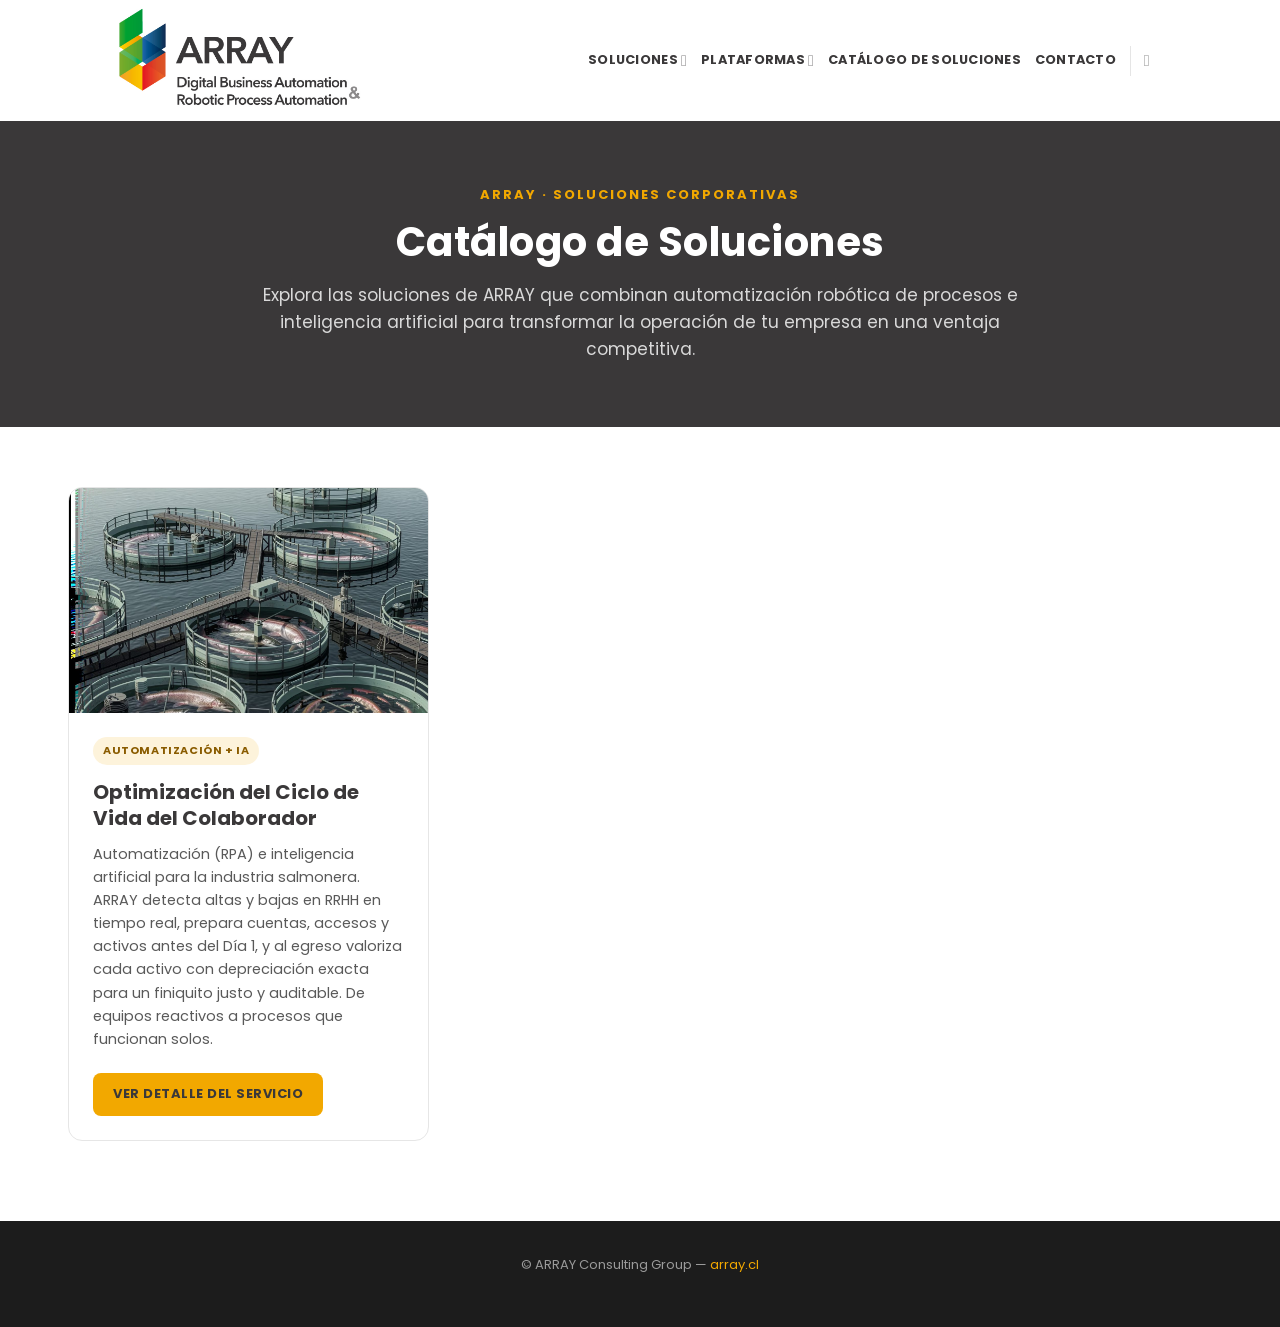
<file: catalogo-servicios/index.html>
<!DOCTYPE html>
<html lang="es-CL">
<head>
<meta charset="UTF-8">
<meta name="viewport" content="width=device-width, initial-scale=1">
<title>Catálogo de Soluciones &#8211; ARRAY Consulting Group</title>
<meta name="description" content="Catálogo de soluciones de ARRAY Consulting Group: automatización e inteligencia artificial para la industria.">
<link rel="icon" href="../wp-content/uploads/2023/03/cropped-output-onlinepngtools-32x32.png" sizes="32x32">
<link rel="preconnect" href="https://fonts.googleapis.com">
<link rel="preconnect" href="https://fonts.gstatic.com" crossorigin>
<link href="https://fonts.googleapis.com/css2?family=Poppins:wght@400;600;700&display=swap" rel="stylesheet">
<link rel='stylesheet' href='../wp-content/themes/flatsome/assets/css/flatsome.css?ver=3.15.6' type='text/css' media='all'>
<link rel='stylesheet' href='../wp-content/themes/flatsome/assets/css/flatsome-shop.css?ver=3.15.6' type='text/css' media='all'>
<link rel='stylesheet' href='../wp-content/themes/flatsome/style.css?ver=3.15.6' type='text/css' media='all'>
<link rel='stylesheet' href='assets/array-custom.css' type='text/css' media='all'>
<style>
  :root{--primary:#3a3839;--secondary:#f2a800;--ink:#3a3839;--muted:#595959;--line:#e6e6e6;--bg:#f7f7f8;}
  *{box-sizing:border-box;}
  body{margin:0;font-family:"Poppins",sans-serif;color:var(--muted);background:#fff;}
  a{color:var(--primary);text-decoration:none;}
  a:hover{color:var(--secondary);}
  img{max-width:100%;display:block;}
  /* Hero */
  .hero{background:var(--primary);color:#fff;padding:64px 28px;text-align:center;}
  .hero h1{color:#fff;font-size:40px;margin:0 0 14px;font-weight:700;letter-spacing:.5px;}
  .hero p{max-width:760px;margin:0 auto;font-size:17px;line-height:1.6;color:#d9d9d9;}
  .hero .kicker{color:var(--secondary);font-weight:700;text-transform:uppercase;letter-spacing:2px;font-size:13px;display:block;margin-bottom:10px;}
  /* Catalog grid */
  .catalog{max-width:1200px;margin:0 auto;padding:60px 28px 80px;}
  .catalog-grid{display:grid;grid-template-columns:repeat(auto-fill,minmax(320px,1fr));gap:30px;}
  .service-card{background:#fff;border:1px solid var(--line);border-radius:14px;overflow:hidden;display:flex;flex-direction:column;transition:transform .2s,box-shadow .2s;}
  .service-card:hover{transform:translateY(-4px);box-shadow:0 14px 34px rgba(0,0,0,.12);}
  .service-card .card-media{aspect-ratio:16/10;overflow:hidden;background:var(--bg);}
  .service-card .card-media img{width:100%;height:100%;object-fit:cover;}
  .service-card .card-body{padding:24px;display:flex;flex-direction:column;flex:1;}
  .service-card .tag{display:inline-block;align-self:flex-start;background:rgba(242,168,0,.14);color:#8a5c00;font-size:11px;font-weight:700;text-transform:uppercase;letter-spacing:.6px;padding:5px 10px;border-radius:999px;margin-bottom:14px;}
  .service-card h3{color:var(--primary);font-size:20px;line-height:1.3;margin:0 0 12px;}
  .service-card p{font-size:14.5px;line-height:1.6;margin:0 0 22px;}
  .service-card .card-link{margin-top:auto;align-self:flex-start;background:var(--secondary);color:var(--primary);font-weight:700;font-size:13px;text-transform:uppercase;letter-spacing:.5px;padding:11px 20px;border-radius:8px;transition:background .2s;}
  .service-card .card-link:hover{background:#d99400;}
  /* Footer */
  .site-footer{background:#1c1c1c;color:#9a9a9a;text-align:center;padding:34px 20px;font-size:13px;}
  .site-footer a{color:var(--secondary);}
  @media(max-width:600px){.hero h1{font-size:30px;}}
</style>
</head>
<body class="wp-theme-flatsome theme-flatsome nav-dropdown-has-arrow nav-dropdown-has-shadow nav-dropdown-has-border">

<div id="wrapper">
	<header id="header" class="header has-sticky sticky-jump">
		<div class="header-wrapper">
			<div id="masthead" class="header-main ">
      <div class="header-inner flex-row container logo-left medium-logo-center" role="navigation">
          <!-- Logo -->
          <div id="logo" class="flex-col logo">
<a href="../index.html" title="ARRAY Consulting Group - Servicios profesionales" rel="home">
	<img width="1000" height="436" src="../wp-content/uploads/2022/06/logo-array4.jpg" class="header_logo header-logo" alt="ARRAY Consulting Group"><img width="1000" height="436" src="../wp-content/uploads/2022/06/logo-array4.jpg" class="header-logo-dark" alt="ARRAY Consulting Group"></a>
          </div>
          <!-- Mobile Left Elements -->
          <div class="flex-col show-for-medium flex-left">
            <ul class="mobile-nav nav nav-left ">
              <li class="nav-icon has-icon">
  <div class="header-button">		<a href="#" data-open="#main-menu" data-pos="center" data-bg="main-menu-overlay" data-color="" class="icon button round is-outline is-small" aria-label="Menu" aria-controls="main-menu" aria-expanded="false">
			  <i class="icon-menu"></i>
			  		</a>
		 </div> </li>            </ul>
          </div>
          <!-- Left Elements -->
          <div class="flex-col hide-for-medium flex-left flex-grow">
            <ul class="header-nav header-nav-main nav nav-left  nav-uppercase">
                          </ul>
          </div>
          <!-- Right Elements -->
          <div class="flex-col hide-for-medium flex-right">
            <ul class="header-nav header-nav-main nav nav-right  nav-uppercase">
              <li id="menu-item-51" class="menu-item menu-item-type-custom menu-item-object-custom menu-item-has-children menu-item-51 menu-item-design-default has-dropdown"><a href="#" class="nav-top-link">Soluciones<i class="icon-angle-down"></i></a>
<ul class="sub-menu nav-dropdown nav-dropdown-default">
	<li class="menu-item menu-item-type-custom menu-item-object-custom"><a href="../index.html#soluciones">Sistema de Oficina de Partes Electrónica</a></li>
	<li class="menu-item menu-item-type-custom menu-item-object-custom"><a href="../index.html#soluciones">Sistema de Seguimiento de Trámites</a></li>
	<li class="menu-item menu-item-type-custom menu-item-object-custom"><a href="../index.html#soluciones">Sistema de Gestión Electrónica de Documentos</a></li>
</ul>
</li>
<li id="menu-item-52" class="menu-item menu-item-type-custom menu-item-object-custom menu-item-has-children menu-item-52 menu-item-design-default has-dropdown"><a href="#" class="nav-top-link">Plataformas<i class="icon-angle-down"></i></a>
<ul class="sub-menu nav-dropdown nav-dropdown-default">
	<li class="menu-item menu-item-type-custom menu-item-object-custom"><a href="../index.html#plataformas">Digital Business Automation (DBA)</a></li>
	<li class="menu-item menu-item-type-custom menu-item-object-custom"><a href="../index.html#plataformas">Robotic Process Automation (RPA)</a></li>
	<li class="menu-item menu-item-type-custom menu-item-object-custom"><a href="../index.html#plataformas">Project Management Platform</a></li>
	<li class="menu-item menu-item-type-custom menu-item-object-custom"><a href="../index.html#plataformas">Analytics</a></li>
</ul>
</li>
<li id="menu-item-70" class="menu-item menu-item-type-custom menu-item-object-custom menu-item-70 menu-item-design-default current-menu-item active"><a href="index.html" class="nav-top-link">Catálogo de Soluciones</a></li>
<li id="menu-item-61" class="menu-item menu-item-type-custom menu-item-object-custom menu-item-61 menu-item-design-default"><a href="../index.html#contacto" class="nav-top-link">Contacto</a></li>
<li class="header-divider"></li><li class="html header-social-icons ml-0">
	<div class="social-icons follow-icons"><a href="mailto:contacto@array.cl" data-label="E-mail" rel="nofollow" class="icon plain  email tooltip" title="Send us an email" aria-label="Send us an email"><i class="icon-envelop"></i></a></div></li>            </ul>
          </div>
      </div>
			</div>
<div class="header-bg-container fill"><div class="header-bg-color fill"></div></div>
		</div>
	</header>

<section class="hero">
  <span class="kicker">ARRAY · Soluciones Corporativas</span>
  <h1>Catálogo de Soluciones</h1>
  <p>Explora las soluciones de ARRAY que combinan automatización robótica de procesos e inteligencia artificial para transformar la operación de tu empresa en una ventaja competitiva.</p>
</section>

<main class="catalog">
  <div class="catalog-grid">

    <!-- ============================================================
         PLANTILLA DE TARJETA DE SERVICIO
         Para agregar un nuevo servicio, copia este bloque <article>,
         actualiza imagen, etiqueta, título, descripción (máx. 500
         caracteres) y el enlace href a su página de detalle.
         ============================================================ -->
    <article class="service-card">
      <div class="card-media">
        <img src="assets/portada.jpg" alt="Optimización del Ciclo de Vida del Colaborador" loading="lazy">
      </div>
      <div class="card-body">
        <span class="tag">Automatización + IA</span>
        <h3>Optimización del Ciclo de Vida del Colaborador</h3>
        <p>Automatización (RPA) e inteligencia artificial para la industria salmonera. ARRAY detecta altas y bajas en RRHH en tiempo real, prepara cuentas, accesos y activos antes del Día 1, y al egreso valoriza cada activo con depreciación exacta para un finiquito justo y auditable. De equipos reactivos a procesos que funcionan solos.</p>
        <a class="card-link" href="optimizacion-ciclo-vida-colaborador/index.html">Ver detalle del servicio</a>
      </div>
    </article>

    <!-- Nuevos servicios se agregan aquí siguiendo la plantilla anterior. -->

  </div>
</main>

<footer class="site-footer">
  <p>&copy; ARRAY Consulting Group &mdash; <a href="../index.html">array.cl</a></p>
</footer>
</div><!-- #wrapper -->

<div id="main-menu" class="mobile-sidebar no-scrollbar mfp-hide">
	<div class="sidebar-menu no-scrollbar text-center">
				<ul class="nav nav-sidebar nav-vertical nav-uppercase nav-anim" data-tab="1">
				<li class="menu-item menu-item-type-custom menu-item-object-custom menu-item-has-children"><a href="#">Soluciones</a>
<ul class="sub-menu nav-sidebar-ul children">
	<li class="menu-item"><a href="../index.html#soluciones">Sistema de Oficina de Partes Electrónica</a></li>
	<li class="menu-item"><a href="../index.html#soluciones">Sistema de Seguimiento de Trámites</a></li>
	<li class="menu-item"><a href="../index.html#soluciones">Sistema de Gestión Electrónica de Documentos</a></li>
</ul>
</li>
<li class="menu-item menu-item-type-custom menu-item-object-custom menu-item-has-children"><a href="#">Plataformas</a>
<ul class="sub-menu nav-sidebar-ul children">
	<li class="menu-item"><a href="../index.html#plataformas">Digital Business Automation (DBA)</a></li>
	<li class="menu-item"><a href="../index.html#plataformas">Robotic Process Automation (RPA)</a></li>
	<li class="menu-item"><a href="../index.html#plataformas">Project Management Platform</a></li>
	<li class="menu-item"><a href="../index.html#plataformas">Analytics</a></li>
</ul>
</li>
<li class="menu-item menu-item-type-custom menu-item-object-custom active"><a href="index.html">Catálogo de Soluciones</a></li>
<li class="menu-item menu-item-type-custom menu-item-object-custom"><a href="../index.html#contacto">Contacto</a></li>
<li class="html header-social-icons ml-0">
	<div class="social-icons follow-icons"><a href="mailto:contacto@array.cl" data-label="E-mail" rel="nofollow" class="icon plain  email tooltip" title="Send us an email" aria-label="Send us an email"><i class="icon-envelop"></i></a></div></li>			</ul>
	</div>
</div>

<script src="../wp-includes/js/jquery/jquery.min.js?ver=3.7.1" id="jquery-core-js"></script>
<script src="../wp-includes/js/jquery/jquery-migrate.min.js?ver=3.4.1" id="jquery-migrate-js"></script>
<script src="../wp-includes/js/hoverIntent.min.js?ver=1.10.2" id="hoverIntent-js"></script>
<script type="text/javascript" id="flatsome-js-js-extra">
/* <![CDATA[ */
var flatsomeVars = {"theme":{"version":"3.15.6"},"ajaxurl":"https:\/\/array.cl\/wp-admin\/admin-ajax.php","rtl":"","sticky_height":"70","assets_url":"https:\/\/array.cl\/wp-content\/themes\/flatsome\/assets\/js\/","lightbox":{"close_markup":"<button title=\"%title%\" type=\"button\" class=\"mfp-close\"><svg xmlns=\"http:\/\/www.w3.org\/2000\/svg\" width=\"28\" height=\"28\" viewBox=\"0 0 24 24\" fill=\"none\" stroke=\"currentColor\" stroke-width=\"2\" stroke-linecap=\"round\" stroke-linejoin=\"round\" class=\"feather feather-x\"><line x1=\"18\" y1=\"6\" x2=\"6\" y2=\"18\"><\/line><line x1=\"6\" y1=\"6\" x2=\"18\" y2=\"18\"><\/line><\/svg><\/button>","close_btn_inside":false},"user":{"can_edit_pages":false},"i18n":{"mainMenu":"Main Menu","toggleButton":"Toggle"},"options":{"cookie_notice_version":"1","swatches_layout":false,"swatches_box_select_event":false,"swatches_box_behavior_selected":false,"swatches_box_update_urls":"1","swatches_box_reset":false,"swatches_box_reset_extent":false,"swatches_box_reset_time":300,"search_result_latency":"0"},"is_mini_cart_reveal":"1"};
/* ]]> */
</script>
<script src="../wp-content/themes/flatsome/assets/js/flatsome.js?ver=3.15.6" id="flatsome-js"></script>
</body>
</html>
</file>
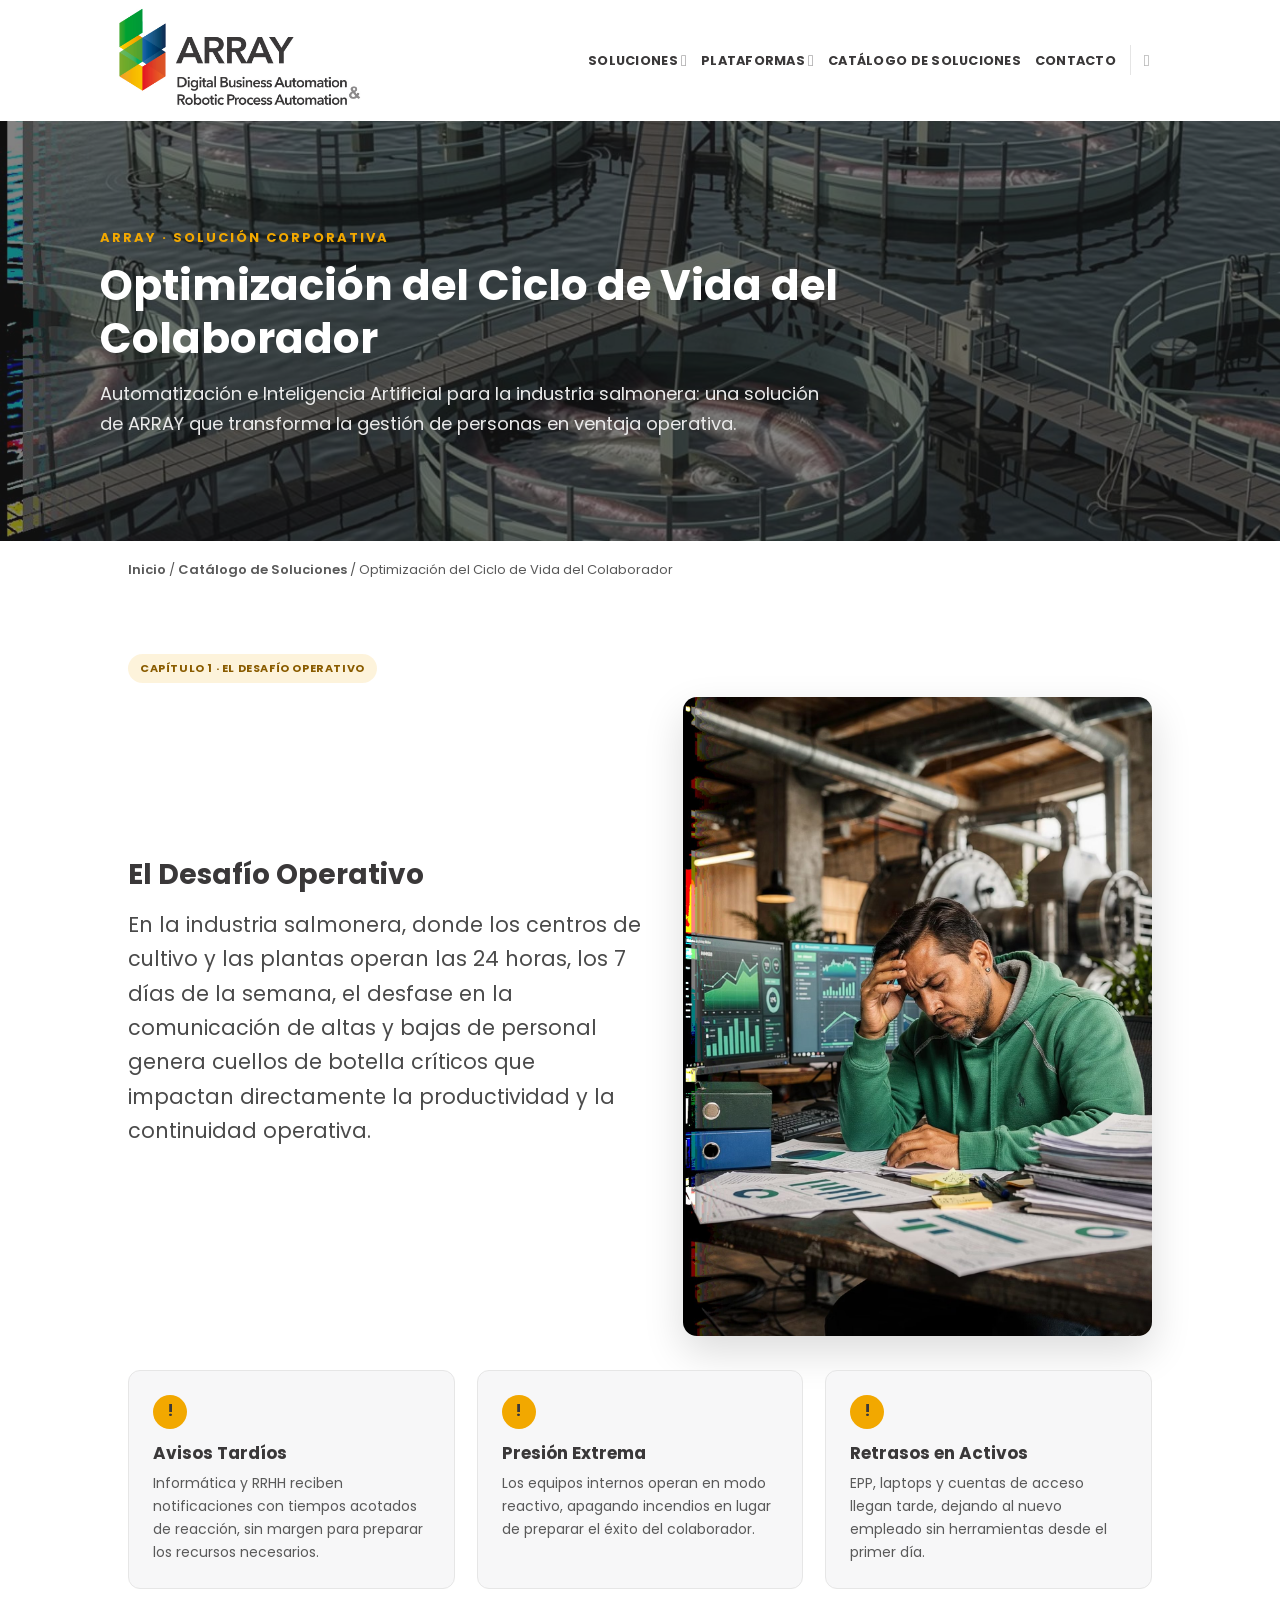
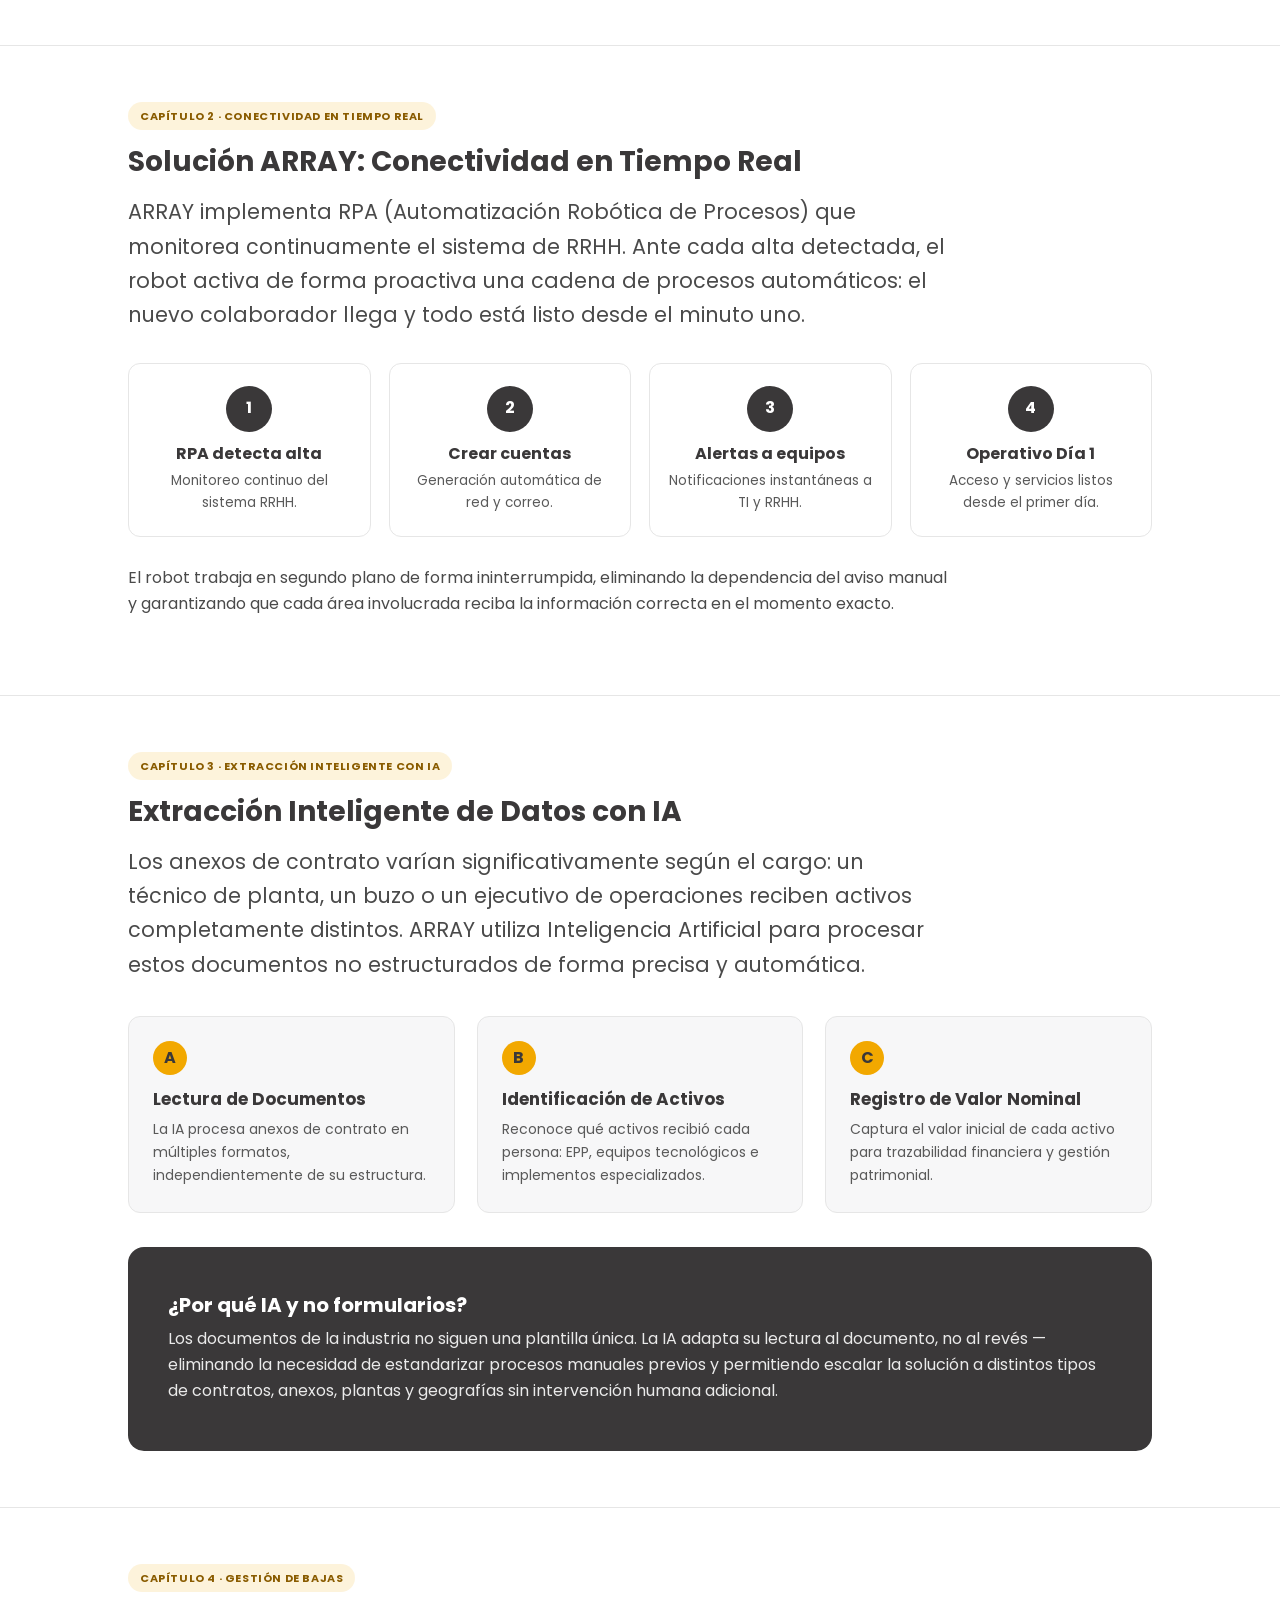
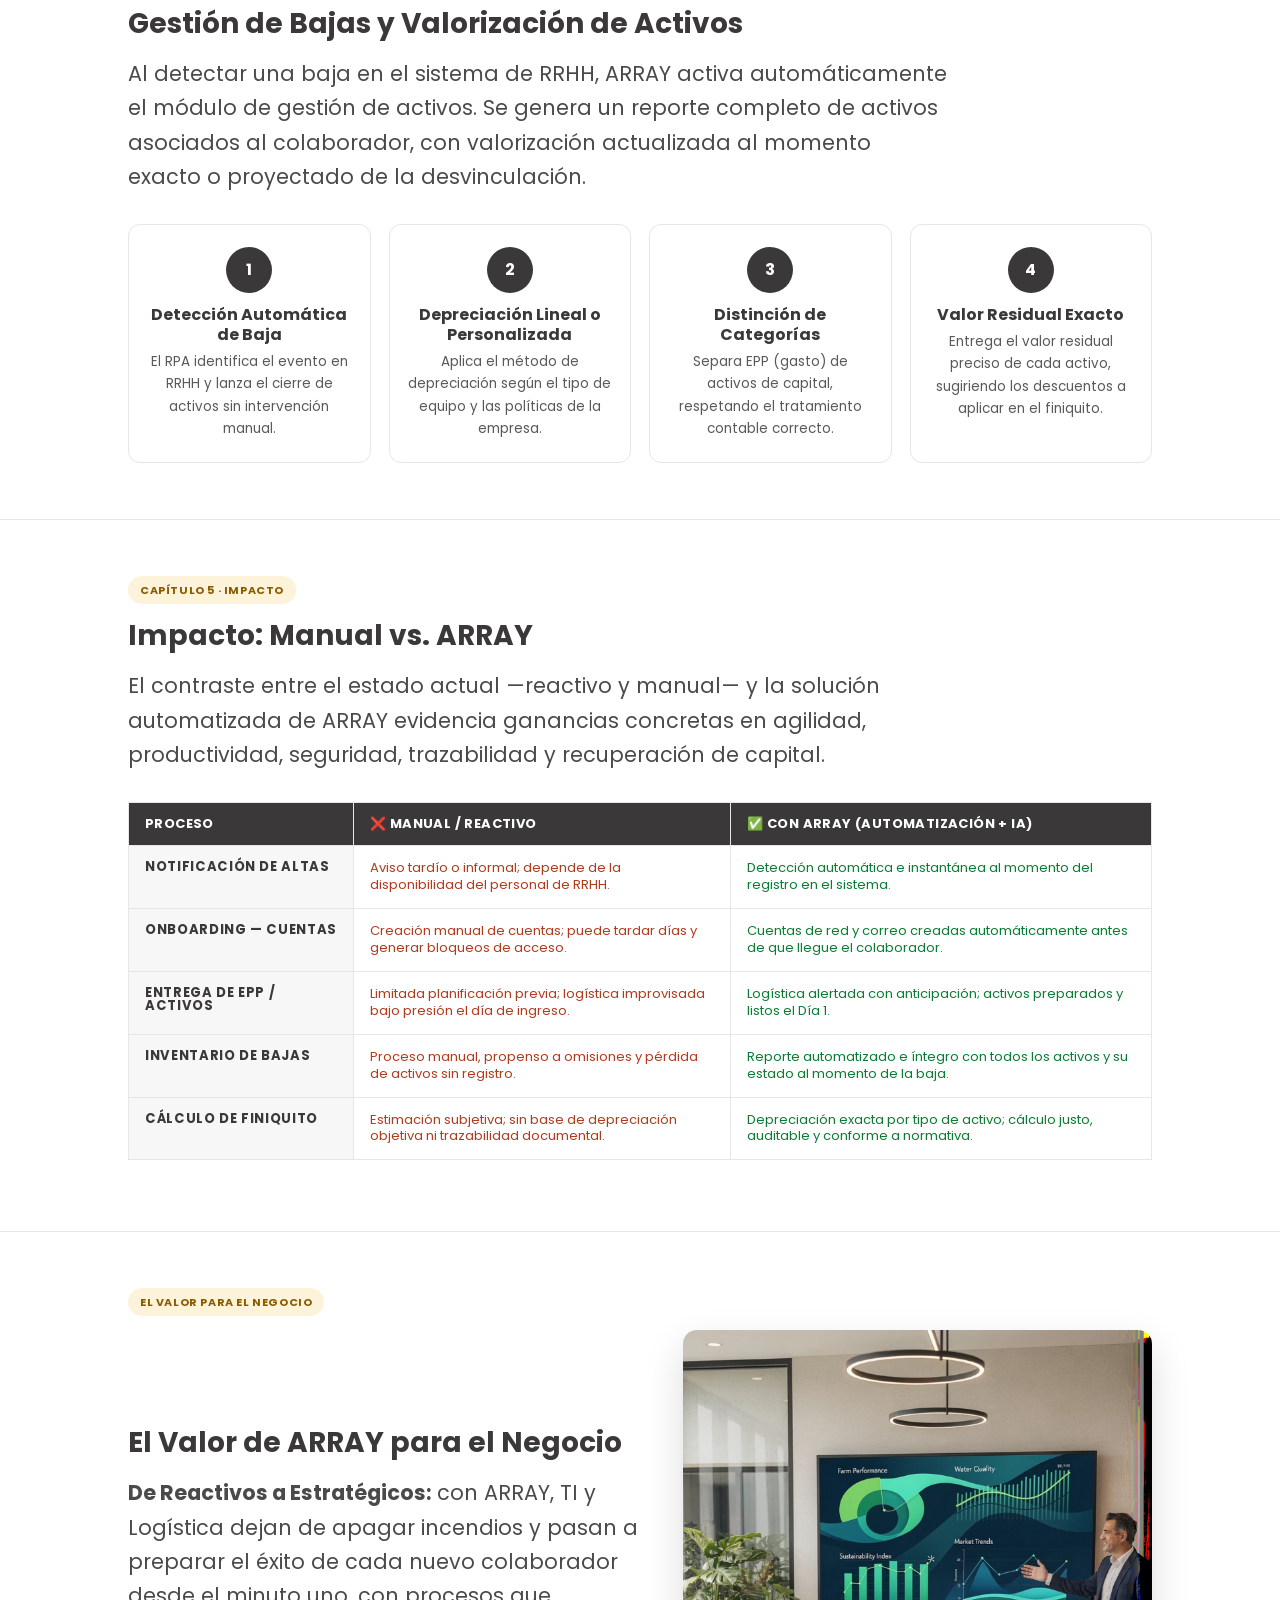
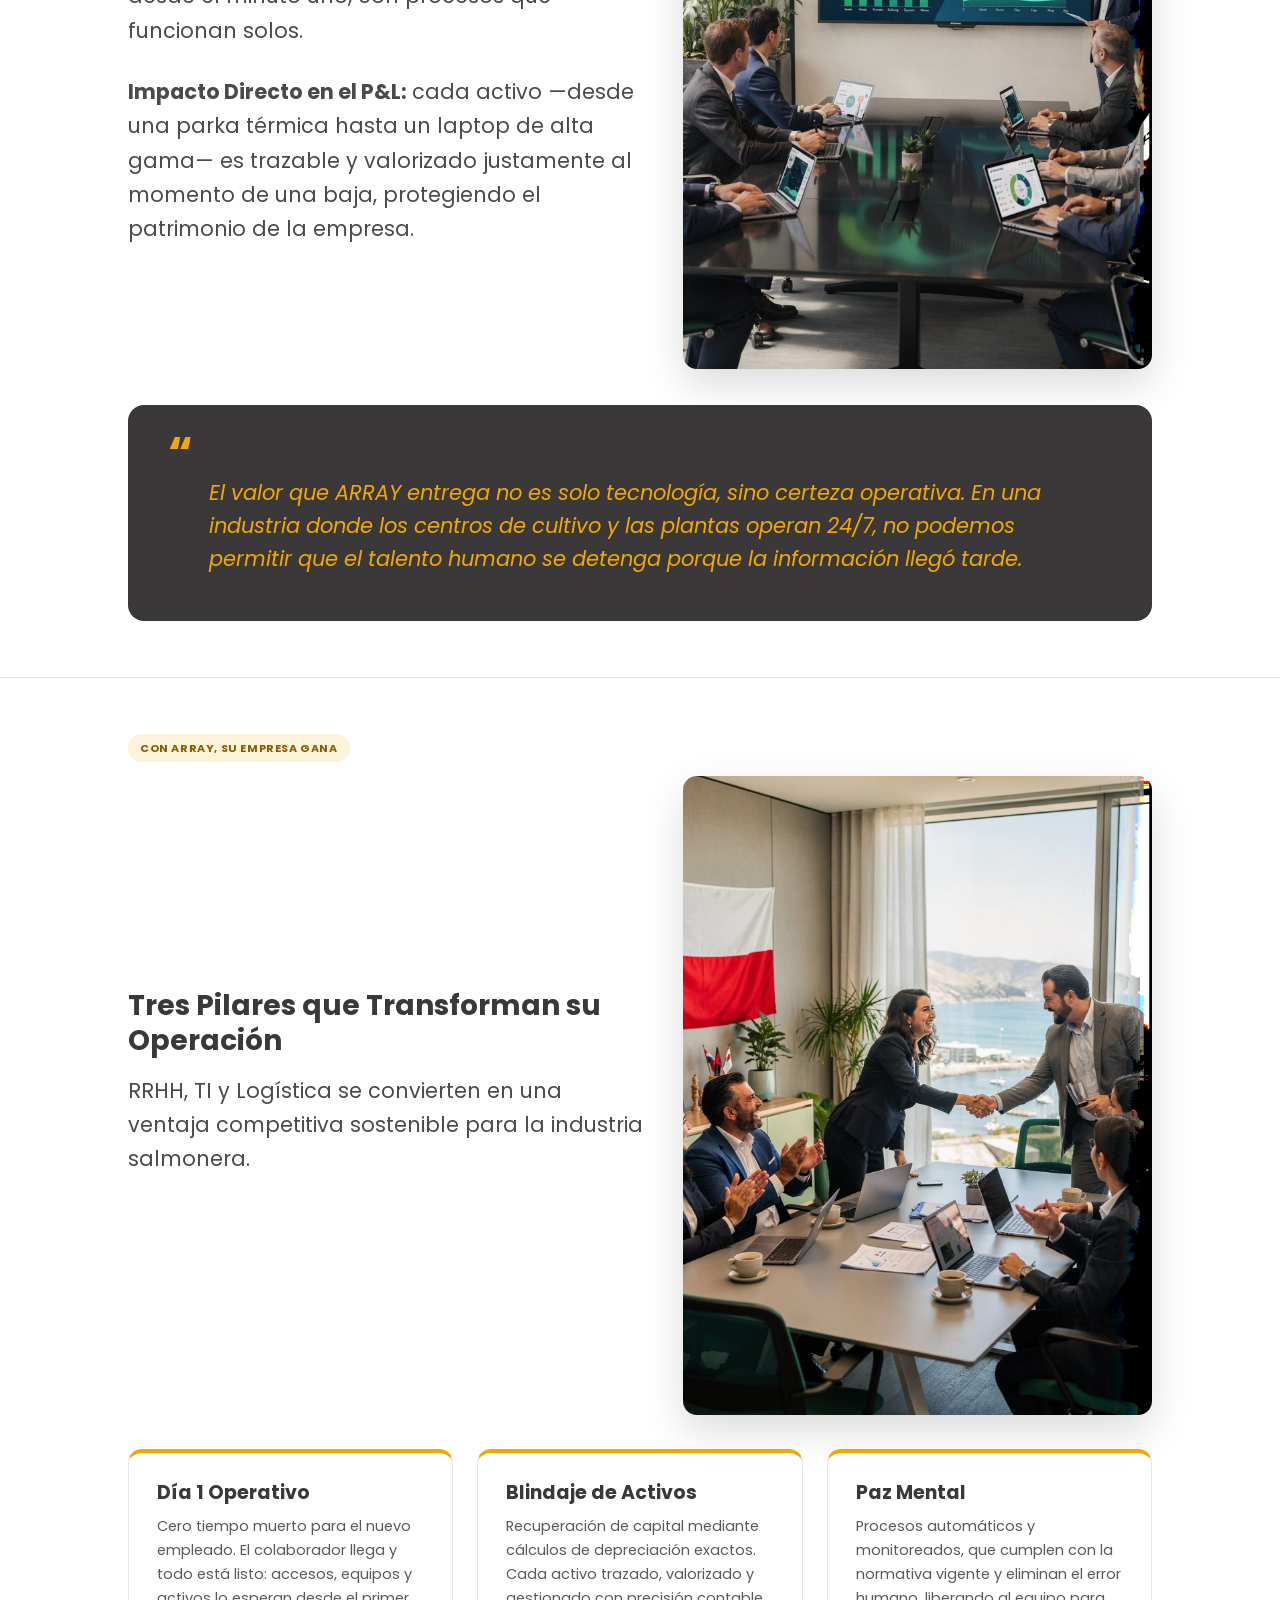
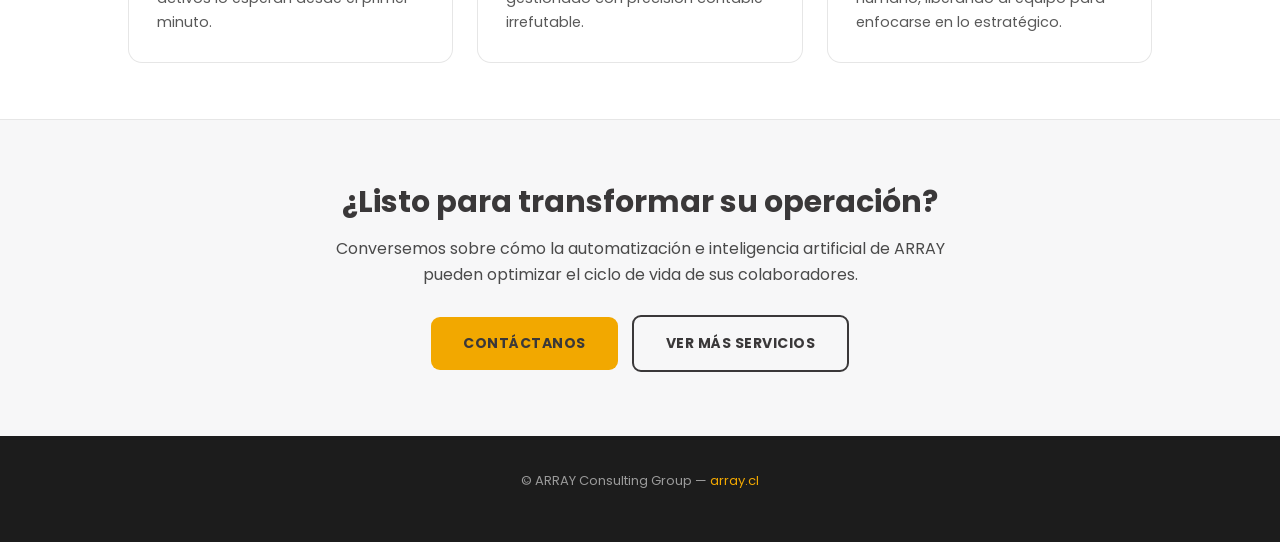
<file: catalogo-servicios/optimizacion-ciclo-vida-colaborador/index.html>
<!DOCTYPE html>
<html lang="es-CL">
<head>
<meta charset="UTF-8">
<meta name="viewport" content="width=device-width, initial-scale=1">
<title>Optimización del Ciclo de Vida del Colaborador &#8211; ARRAY</title>
<meta name="description" content="Solución de ARRAY que automatiza la gestión de altas y bajas de personal con RPA e IA para la industria salmonera: Día 1 operativo, blindaje de activos y finiquitos auditables.">
<link rel="icon" href="../../wp-content/uploads/2023/03/cropped-output-onlinepngtools-32x32.png" sizes="32x32">
<link rel="preconnect" href="https://fonts.googleapis.com">
<link rel="preconnect" href="https://fonts.gstatic.com" crossorigin>
<link href="https://fonts.googleapis.com/css2?family=Poppins:wght@400;600;700&display=swap" rel="stylesheet">
<link rel='stylesheet' href='../../wp-content/themes/flatsome/assets/css/flatsome.css?ver=3.15.6' type='text/css' media='all'>
<link rel='stylesheet' href='../../wp-content/themes/flatsome/assets/css/flatsome-shop.css?ver=3.15.6' type='text/css' media='all'>
<link rel='stylesheet' href='../../wp-content/themes/flatsome/style.css?ver=3.15.6' type='text/css' media='all'>
<link rel='stylesheet' href='../assets/array-custom.css' type='text/css' media='all'>
<style>
  :root{--primary:#3a3839;--secondary:#f2a800;--muted:#595959;--line:#e6e6e6;--bg:#f7f7f8;}
  *{box-sizing:border-box;}
  body{margin:0;font-family:"Poppins",sans-serif;color:#4a4a4a;line-height:1.65;}
  a{color:var(--primary);text-decoration:none;}
  a:hover{color:var(--secondary);}
  img{max-width:100%;display:block;}
  h1,h2,h3{color:var(--primary);font-weight:700;line-height:1.25;}
  .wrap{max-width:1080px;margin:0 auto;padding:0 28px;}
  /* Breadcrumb */
  .breadcrumb{font-size:13px;color:var(--muted);padding:18px 0;}
  .breadcrumb a{color:var(--muted);font-weight:600;}
  .breadcrumb a:hover{color:var(--secondary);}
  /* Hero */
  .detail-hero{position:relative;color:#fff;background:#1c1c1c;}
  .detail-hero img{width:100%;height:420px;object-fit:cover;opacity:.45;}
  .detail-hero .hero-text{position:absolute;inset:0;display:flex;flex-direction:column;justify-content:center;padding:0 28px;}
  .detail-hero .hero-inner{max-width:1080px;margin:0 auto;width:100%;}
  .detail-hero .kicker{color:var(--secondary);font-weight:700;text-transform:uppercase;letter-spacing:2px;font-size:13px;}
  .detail-hero h1{color:#fff;font-size:42px;margin:10px 0 14px;max-width:780px;}
  .detail-hero p{font-size:18px;max-width:720px;color:#eaeaea;margin:0;}
  /* Sections */
  section{padding:56px 0;border-bottom:1px solid var(--line);}
  .chapter-tag{display:inline-block;background:rgba(242,168,0,.14);color:#8a5c00;font-size:11px;font-weight:700;text-transform:uppercase;letter-spacing:.6px;padding:5px 12px;border-radius:999px;margin-bottom:14px;}
  section h2{font-size:28px;margin:0 0 16px;}
  .lead{font-size:17px;max-width:820px;}
  .split{display:grid;grid-template-columns:1.1fr 1fr;gap:40px;align-items:center;}
  .split img{border-radius:14px;box-shadow:0 16px 40px rgba(0,0,0,.14);}
  .cards{display:grid;grid-template-columns:repeat(auto-fit,minmax(230px,1fr));gap:22px;margin-top:34px;}
  .feature{background:var(--bg);border:1px solid var(--line);border-radius:12px;padding:24px;}
  .feature .num{display:inline-flex;align-items:center;justify-content:center;width:34px;height:34px;border-radius:50%;background:var(--secondary);color:var(--primary);font-weight:700;margin-bottom:14px;}
  .feature h3{font-size:17px;margin:0 0 8px;}
  .feature p{font-size:14px;margin:0;color:var(--muted);}
  .steps{display:grid;grid-template-columns:repeat(auto-fit,minmax(200px,1fr));gap:18px;margin-top:30px;}
  .step{text-align:center;padding:22px 16px;border:1px solid var(--line);border-radius:12px;}
  .step .dot{width:46px;height:46px;border-radius:50%;background:var(--primary);color:#fff;display:flex;align-items:center;justify-content:center;font-weight:700;margin:0 auto 12px;}
  .step h3{font-size:16px;margin:0 0 6px;}
  .step p{font-size:13.5px;margin:0;color:var(--muted);}
  /* Comparison table */
  .table-scroll{margin-top:30px;overflow-x:auto;-webkit-overflow-scrolling:touch;}
  table.compare{width:100%;min-width:640px;border-collapse:collapse;font-size:14.5px;}
  table.compare th,table.compare td{padding:14px 16px;text-align:left;border:1px solid var(--line);vertical-align:top;}
  table.compare thead th{background:var(--primary);color:#fff;font-size:13px;text-transform:uppercase;letter-spacing:.4px;}
  table.compare tbody th{background:var(--bg);color:var(--primary);font-weight:700;width:22%;}
  table.compare .manual{color:#b23b1e;}
  table.compare .array{color:#0a7d34;}
  /* Quote */
  .quote{background:var(--primary);color:#fff;border-radius:16px;padding:46px 40px;margin-top:36px;}
  .quote blockquote{color:var(--secondary);font-size:21px;line-height:1.55;margin:0;font-style:italic;}
  .quote .mark{color:var(--secondary);font-size:46px;line-height:0;font-weight:700;}
  /* Pillars */
  .pillars{display:grid;grid-template-columns:repeat(auto-fit,minmax(250px,1fr));gap:24px;margin-top:34px;}
  .pillar{border:1px solid var(--line);border-radius:14px;padding:28px;border-top:4px solid var(--secondary);}
  .pillar h3{font-size:19px;margin:0 0 10px;}
  .pillar p{font-size:14.5px;margin:0;color:var(--muted);}
  /* CTA */
  .cta{text-align:center;padding:64px 28px;background:var(--bg);border:none;}
  .cta h2{font-size:30px;margin:0 0 14px;}
  .cta p{max-width:620px;margin:0 auto 26px;font-size:16px;}
  .btn{display:inline-block;background:var(--secondary);color:var(--primary);font-weight:700;text-transform:uppercase;letter-spacing:.5px;font-size:14px;padding:15px 32px;border-radius:9px;transition:background .2s;}
  .btn:hover{background:#d99400;}
  .btn.ghost{background:transparent;color:var(--primary);border:2px solid var(--primary);margin-left:10px;}
  .btn.ghost:hover{background:var(--primary);color:#fff;}
  .site-footer{background:#1c1c1c;color:#9a9a9a;text-align:center;padding:34px 20px;font-size:13px;}
  .site-footer a{color:var(--secondary);}
  @media(max-width:760px){.split{grid-template-columns:1fr;}.detail-hero h1{font-size:30px;}.detail-hero img{height:340px;}.btn.ghost{margin:12px 0 0;}}
</style>
</head>
<body class="wp-theme-flatsome theme-flatsome nav-dropdown-has-arrow nav-dropdown-has-shadow nav-dropdown-has-border">

<div id="wrapper">
	<header id="header" class="header has-sticky sticky-jump">
		<div class="header-wrapper">
			<div id="masthead" class="header-main ">
      <div class="header-inner flex-row container logo-left medium-logo-center" role="navigation">
          <!-- Logo -->
          <div id="logo" class="flex-col logo">
<a href="../../index.html" title="ARRAY Consulting Group - Servicios profesionales" rel="home">
	<img width="1000" height="436" src="../../wp-content/uploads/2022/06/logo-array4.jpg" class="header_logo header-logo" alt="ARRAY Consulting Group"><img width="1000" height="436" src="../../wp-content/uploads/2022/06/logo-array4.jpg" class="header-logo-dark" alt="ARRAY Consulting Group"></a>
          </div>
          <!-- Mobile Left Elements -->
          <div class="flex-col show-for-medium flex-left">
            <ul class="mobile-nav nav nav-left ">
              <li class="nav-icon has-icon">
  <div class="header-button">		<a href="#" data-open="#main-menu" data-pos="center" data-bg="main-menu-overlay" data-color="" class="icon button round is-outline is-small" aria-label="Menu" aria-controls="main-menu" aria-expanded="false">
			  <i class="icon-menu"></i>
			  		</a>
		 </div> </li>            </ul>
          </div>
          <!-- Left Elements -->
          <div class="flex-col hide-for-medium flex-left flex-grow">
            <ul class="header-nav header-nav-main nav nav-left  nav-uppercase">
                          </ul>
          </div>
          <!-- Right Elements -->
          <div class="flex-col hide-for-medium flex-right">
            <ul class="header-nav header-nav-main nav nav-right  nav-uppercase">
              <li id="menu-item-51" class="menu-item menu-item-type-custom menu-item-object-custom menu-item-has-children menu-item-51 menu-item-design-default has-dropdown"><a href="#" class="nav-top-link">Soluciones<i class="icon-angle-down"></i></a>
<ul class="sub-menu nav-dropdown nav-dropdown-default">
	<li class="menu-item menu-item-type-custom menu-item-object-custom"><a href="../../index.html#soluciones">Sistema de Oficina de Partes Electrónica</a></li>
	<li class="menu-item menu-item-type-custom menu-item-object-custom"><a href="../../index.html#soluciones">Sistema de Seguimiento de Trámites</a></li>
	<li class="menu-item menu-item-type-custom menu-item-object-custom"><a href="../../index.html#soluciones">Sistema de Gestión Electrónica de Documentos</a></li>
</ul>
</li>
<li id="menu-item-52" class="menu-item menu-item-type-custom menu-item-object-custom menu-item-has-children menu-item-52 menu-item-design-default has-dropdown"><a href="#" class="nav-top-link">Plataformas<i class="icon-angle-down"></i></a>
<ul class="sub-menu nav-dropdown nav-dropdown-default">
	<li class="menu-item menu-item-type-custom menu-item-object-custom"><a href="../../index.html#plataformas">Digital Business Automation (DBA)</a></li>
	<li class="menu-item menu-item-type-custom menu-item-object-custom"><a href="../../index.html#plataformas">Robotic Process Automation (RPA)</a></li>
	<li class="menu-item menu-item-type-custom menu-item-object-custom"><a href="../../index.html#plataformas">Project Management Platform</a></li>
	<li class="menu-item menu-item-type-custom menu-item-object-custom"><a href="../../index.html#plataformas">Analytics</a></li>
</ul>
</li>
<li id="menu-item-70" class="menu-item menu-item-type-custom menu-item-object-custom menu-item-70 menu-item-design-default current-menu-item active"><a href="../index.html" class="nav-top-link">Catálogo de Soluciones</a></li>
<li id="menu-item-61" class="menu-item menu-item-type-custom menu-item-object-custom menu-item-61 menu-item-design-default"><a href="../../index.html#contacto" class="nav-top-link">Contacto</a></li>
<li class="header-divider"></li><li class="html header-social-icons ml-0">
	<div class="social-icons follow-icons"><a href="mailto:contacto@array.cl" data-label="E-mail" rel="nofollow" class="icon plain  email tooltip" title="Send us an email" aria-label="Send us an email"><i class="icon-envelop"></i></a></div></li>            </ul>
          </div>
      </div>
			</div>
<div class="header-bg-container fill"><div class="header-bg-color fill"></div></div>
		</div>
	</header>

<div class="detail-hero">
  <img src="../assets/portada.jpg" alt="Centro de cultivo de la industria salmonera">
  <div class="hero-text">
    <div class="hero-inner">
      <span class="kicker">ARRAY · Solución Corporativa</span>
      <h1>Optimización del Ciclo de Vida del Colaborador</h1>
      <p>Automatización e Inteligencia Artificial para la industria salmonera: una solución de ARRAY que transforma la gestión de personas en ventaja operativa.</p>
    </div>
  </div>
</div>

<div class="wrap">
  <div class="breadcrumb"><a href="../../index.html">Inicio</a> / <a href="../index.html">Catálogo de Soluciones</a> / Optimización del Ciclo de Vida del Colaborador</div>
</div>

<!-- Capítulo 1 -->
<section><div class="wrap">
  <span class="chapter-tag">Capítulo 1 · El Desafío Operativo</span>
  <div class="split">
    <div>
      <h2>El Desafío Operativo</h2>
      <p class="lead">En la industria salmonera, donde los centros de cultivo y las plantas operan las 24 horas, los 7 días de la semana, el desfase en la comunicación de altas y bajas de personal genera cuellos de botella críticos que impactan directamente la productividad y la continuidad operativa.</p>
    </div>
    <img src="../assets/desafio.jpg" loading="lazy" alt="Equipos internos operando en modo reactivo">
  </div>
  <div class="cards">
    <div class="feature"><div class="num">!</div><h3>Avisos Tardíos</h3><p>Informática y RRHH reciben notificaciones con tiempos acotados de reacción, sin margen para preparar los recursos necesarios.</p></div>
    <div class="feature"><div class="num">!</div><h3>Presión Extrema</h3><p>Los equipos internos operan en modo reactivo, apagando incendios en lugar de preparar el éxito del colaborador.</p></div>
    <div class="feature"><div class="num">!</div><h3>Retrasos en Activos</h3><p>EPP, laptops y cuentas de acceso llegan tarde, dejando al nuevo empleado sin herramientas desde el primer día.</p></div>
  </div>
</div></section>

<!-- Capítulo 2 -->
<section><div class="wrap">
  <span class="chapter-tag">Capítulo 2 · Conectividad en Tiempo Real</span>
  <h2>Solución ARRAY: Conectividad en Tiempo Real</h2>
  <p class="lead">ARRAY implementa RPA (Automatización Robótica de Procesos) que monitorea continuamente el sistema de RRHH. Ante cada alta detectada, el robot activa de forma proactiva una cadena de procesos automáticos: el nuevo colaborador llega y todo está listo desde el minuto uno.</p>
  <div class="steps">
    <div class="step"><div class="dot">1</div><h3>RPA detecta alta</h3><p>Monitoreo continuo del sistema RRHH.</p></div>
    <div class="step"><div class="dot">2</div><h3>Crear cuentas</h3><p>Generación automática de red y correo.</p></div>
    <div class="step"><div class="dot">3</div><h3>Alertas a equipos</h3><p>Notificaciones instantáneas a TI y RRHH.</p></div>
    <div class="step"><div class="dot">4</div><h3>Operativo Día 1</h3><p>Acceso y servicios listos desde el primer día.</p></div>
  </div>
  <p style="margin-top:28px;max-width:820px;">El robot trabaja en segundo plano de forma ininterrumpida, eliminando la dependencia del aviso manual y garantizando que cada área involucrada reciba la información correcta en el momento exacto.</p>
</div></section>

<!-- Capítulo 3 -->
<section><div class="wrap">
  <span class="chapter-tag">Capítulo 3 · Extracción Inteligente con IA</span>
  <h2>Extracción Inteligente de Datos con IA</h2>
  <p class="lead">Los anexos de contrato varían significativamente según el cargo: un técnico de planta, un buzo o un ejecutivo de operaciones reciben activos completamente distintos. ARRAY utiliza Inteligencia Artificial para procesar estos documentos no estructurados de forma precisa y automática.</p>
  <div class="cards">
    <div class="feature"><div class="num">A</div><h3>Lectura de Documentos</h3><p>La IA procesa anexos de contrato en múltiples formatos, independientemente de su estructura.</p></div>
    <div class="feature"><div class="num">B</div><h3>Identificación de Activos</h3><p>Reconoce qué activos recibió cada persona: EPP, equipos tecnológicos e implementos especializados.</p></div>
    <div class="feature"><div class="num">C</div><h3>Registro de Valor Nominal</h3><p>Captura el valor inicial de cada activo para trazabilidad financiera y gestión patrimonial.</p></div>
  </div>
  <div class="quote" style="margin-top:34px;">
    <h3 style="color:#fff;margin:0 0 8px;">¿Por qué IA y no formularios?</h3>
    <p style="margin:0;color:#eaeaea;">Los documentos de la industria no siguen una plantilla única. La IA adapta su lectura al documento, no al revés — eliminando la necesidad de estandarizar procesos manuales previos y permitiendo escalar la solución a distintos tipos de contratos, anexos, plantas y geografías sin intervención humana adicional.</p>
  </div>
</div></section>

<!-- Capítulo 4 -->
<section><div class="wrap">
  <span class="chapter-tag">Capítulo 4 · Gestión de Bajas</span>
  <h2>Gestión de Bajas y Valorización de Activos</h2>
  <p class="lead">Al detectar una baja en el sistema de RRHH, ARRAY activa automáticamente el módulo de gestión de activos. Se genera un reporte completo de activos asociados al colaborador, con valorización actualizada al momento exacto o proyectado de la desvinculación.</p>
  <div class="steps">
    <div class="step"><div class="dot">1</div><h3>Detección Automática de Baja</h3><p>El RPA identifica el evento en RRHH y lanza el cierre de activos sin intervención manual.</p></div>
    <div class="step"><div class="dot">2</div><h3>Depreciación Lineal o Personalizada</h3><p>Aplica el método de depreciación según el tipo de equipo y las políticas de la empresa.</p></div>
    <div class="step"><div class="dot">3</div><h3>Distinción de Categorías</h3><p>Separa EPP (gasto) de activos de capital, respetando el tratamiento contable correcto.</p></div>
    <div class="step"><div class="dot">4</div><h3>Valor Residual Exacto</h3><p>Entrega el valor residual preciso de cada activo, sugiriendo los descuentos a aplicar en el finiquito.</p></div>
  </div>
</div></section>

<!-- Capítulo 5 -->
<section><div class="wrap">
  <span class="chapter-tag">Capítulo 5 · Impacto</span>
  <h2>Impacto: Manual vs. ARRAY</h2>
  <p class="lead">El contraste entre el estado actual —reactivo y manual— y la solución automatizada de ARRAY evidencia ganancias concretas en agilidad, productividad, seguridad, trazabilidad y recuperación de capital.</p>
  <div class="table-scroll">
  <table class="compare">
    <thead><tr><th>Proceso</th><th>❌ Manual / Reactivo</th><th>✅ Con ARRAY (Automatización + IA)</th></tr></thead>
    <tbody>
      <tr><th>Notificación de Altas</th><td class="manual">Aviso tardío o informal; depende de la disponibilidad del personal de RRHH.</td><td class="array">Detección automática e instantánea al momento del registro en el sistema.</td></tr>
      <tr><th>Onboarding — Cuentas</th><td class="manual">Creación manual de cuentas; puede tardar días y generar bloqueos de acceso.</td><td class="array">Cuentas de red y correo creadas automáticamente antes de que llegue el colaborador.</td></tr>
      <tr><th>Entrega de EPP / Activos</th><td class="manual">Limitada planificación previa; logística improvisada bajo presión el día de ingreso.</td><td class="array">Logística alertada con anticipación; activos preparados y listos el Día 1.</td></tr>
      <tr><th>Inventario de Bajas</th><td class="manual">Proceso manual, propenso a omisiones y pérdida de activos sin registro.</td><td class="array">Reporte automatizado e íntegro con todos los activos y su estado al momento de la baja.</td></tr>
      <tr><th>Cálculo de Finiquito</th><td class="manual">Estimación subjetiva; sin base de depreciación objetiva ni trazabilidad documental.</td><td class="array">Depreciación exacta por tipo de activo; cálculo justo, auditable y conforme a normativa.</td></tr>
    </tbody>
  </table>
  </div>
</div></section>

<!-- Valor para el negocio -->
<section><div class="wrap">
  <span class="chapter-tag">El Valor para el Negocio</span>
  <div class="split">
    <div>
      <h2>El Valor de ARRAY para el Negocio</h2>
      <p class="lead"><strong>De Reactivos a Estratégicos:</strong> con ARRAY, TI y Logística dejan de apagar incendios y pasan a preparar el éxito de cada nuevo colaborador desde el minuto uno, con procesos que funcionan solos.</p>
      <p class="lead"><strong>Impacto Directo en el P&amp;L:</strong> cada activo —desde una parka térmica hasta un laptop de alta gama— es trazable y valorizado justamente al momento de una baja, protegiendo el patrimonio de la empresa.</p>
    </div>
    <img src="../assets/valor.jpg" loading="lazy" alt="Presentación de indicadores de desempeño">
  </div>
  <div class="quote">
    <span class="mark">&ldquo;</span>
    <blockquote>El valor que ARRAY entrega no es solo tecnología, sino certeza operativa. En una industria donde los centros de cultivo y las plantas operan 24/7, no podemos permitir que el talento humano se detenga porque la información llegó tarde.</blockquote>
  </div>
</div></section>

<!-- Beneficios -->
<section><div class="wrap">
  <span class="chapter-tag">Con ARRAY, Su Empresa Gana</span>
  <div class="split">
    <div>
      <h2>Tres Pilares que Transforman su Operación</h2>
      <p class="lead">RRHH, TI y Logística se convierten en una ventaja competitiva sostenible para la industria salmonera.</p>
    </div>
    <img src="../assets/beneficios.jpg" loading="lazy" alt="Acuerdo entre equipos de trabajo">
  </div>
  <div class="pillars">
    <div class="pillar"><h3>Día 1 Operativo</h3><p>Cero tiempo muerto para el nuevo empleado. El colaborador llega y todo está listo: accesos, equipos y activos lo esperan desde el primer minuto.</p></div>
    <div class="pillar"><h3>Blindaje de Activos</h3><p>Recuperación de capital mediante cálculos de depreciación exactos. Cada activo trazado, valorizado y gestionado con precisión contable irrefutable.</p></div>
    <div class="pillar"><h3>Paz Mental</h3><p>Procesos automáticos y monitoreados, que cumplen con la normativa vigente y eliminan el error humano, liberando al equipo para enfocarse en lo estratégico.</p></div>
  </div>
</div></section>

<!-- CTA -->
<section class="cta">
  <h2>¿Listo para transformar su operación?</h2>
  <p>Conversemos sobre cómo la automatización e inteligencia artificial de ARRAY pueden optimizar el ciclo de vida de sus colaboradores.</p>
  <a class="btn" href="../../index.html#contacto">Contáctanos</a>
  <a class="btn ghost" href="../index.html">Ver más servicios</a>
</section>

<footer class="site-footer">
  <p>&copy; ARRAY Consulting Group &mdash; <a href="../../index.html">array.cl</a></p>
</footer>
</div><!-- #wrapper -->

<div id="main-menu" class="mobile-sidebar no-scrollbar mfp-hide">
	<div class="sidebar-menu no-scrollbar text-center">
				<ul class="nav nav-sidebar nav-vertical nav-uppercase nav-anim" data-tab="1">
				<li class="menu-item menu-item-type-custom menu-item-object-custom menu-item-has-children"><a href="#">Soluciones</a>
<ul class="sub-menu nav-sidebar-ul children">
	<li class="menu-item"><a href="../../index.html#soluciones">Sistema de Oficina de Partes Electrónica</a></li>
	<li class="menu-item"><a href="../../index.html#soluciones">Sistema de Seguimiento de Trámites</a></li>
	<li class="menu-item"><a href="../../index.html#soluciones">Sistema de Gestión Electrónica de Documentos</a></li>
</ul>
</li>
<li class="menu-item menu-item-type-custom menu-item-object-custom menu-item-has-children"><a href="#">Plataformas</a>
<ul class="sub-menu nav-sidebar-ul children">
	<li class="menu-item"><a href="../../index.html#plataformas">Digital Business Automation (DBA)</a></li>
	<li class="menu-item"><a href="../../index.html#plataformas">Robotic Process Automation (RPA)</a></li>
	<li class="menu-item"><a href="../../index.html#plataformas">Project Management Platform</a></li>
	<li class="menu-item"><a href="../../index.html#plataformas">Analytics</a></li>
</ul>
</li>
<li class="menu-item menu-item-type-custom menu-item-object-custom active"><a href="../index.html">Catálogo de Soluciones</a></li>
<li class="menu-item menu-item-type-custom menu-item-object-custom"><a href="../../index.html#contacto">Contacto</a></li>
<li class="html header-social-icons ml-0">
	<div class="social-icons follow-icons"><a href="mailto:contacto@array.cl" data-label="E-mail" rel="nofollow" class="icon plain  email tooltip" title="Send us an email" aria-label="Send us an email"><i class="icon-envelop"></i></a></div></li>			</ul>
	</div>
</div>

<script src="../../wp-includes/js/jquery/jquery.min.js?ver=3.7.1" id="jquery-core-js"></script>
<script src="../../wp-includes/js/jquery/jquery-migrate.min.js?ver=3.4.1" id="jquery-migrate-js"></script>
<script src="../../wp-includes/js/hoverIntent.min.js?ver=1.10.2" id="hoverIntent-js"></script>
<script type="text/javascript" id="flatsome-js-js-extra">
/* <![CDATA[ */
var flatsomeVars = {"theme":{"version":"3.15.6"},"ajaxurl":"https:\/\/array.cl\/wp-admin\/admin-ajax.php","rtl":"","sticky_height":"70","assets_url":"https:\/\/array.cl\/wp-content\/themes\/flatsome\/assets\/js\/","lightbox":{"close_markup":"<button title=\"%title%\" type=\"button\" class=\"mfp-close\"><svg xmlns=\"http:\/\/www.w3.org\/2000\/svg\" width=\"28\" height=\"28\" viewBox=\"0 0 24 24\" fill=\"none\" stroke=\"currentColor\" stroke-width=\"2\" stroke-linecap=\"round\" stroke-linejoin=\"round\" class=\"feather feather-x\"><line x1=\"18\" y1=\"6\" x2=\"6\" y2=\"18\"><\/line><line x1=\"6\" y1=\"6\" x2=\"18\" y2=\"18\"><\/line><\/svg><\/button>","close_btn_inside":false},"user":{"can_edit_pages":false},"i18n":{"mainMenu":"Main Menu","toggleButton":"Toggle"},"options":{"cookie_notice_version":"1","swatches_layout":false,"swatches_box_select_event":false,"swatches_box_behavior_selected":false,"swatches_box_update_urls":"1","swatches_box_reset":false,"swatches_box_reset_extent":false,"swatches_box_reset_time":300,"search_result_latency":"0"},"is_mini_cart_reveal":"1"};
/* ]]> */
</script>
<script src="../../wp-content/themes/flatsome/assets/js/flatsome.js?ver=3.15.6" id="flatsome-js"></script>
</body>
</html>
</file>
<file: wp-content/themes/flatsome/assets/css/flatsome.css>
@charset "UTF-8";html{font-family:sans-serif;-ms-text-size-adjust:100%;-webkit-text-size-adjust:100%}body{margin:0}article,aside,details,figcaption,figure,footer,header,main,menu,nav,section,summary{display:block}audio,canvas,progress,video{display:inline-block}audio:not([controls]){display:none;height:0}progress{vertical-align:baseline}template,[hidden]{display:none}a{background-color:transparent}a:active,a:hover{outline-width:0}abbr[title]{border-bottom:none;text-decoration:none}b,strong{font-weight:inherit}b,strong{font-weight:bolder}dfn{font-style:italic}mark{background-color:#ff0;color:#000}small{font-size:80%;display:inline-block}img{border-style:none}svg:not(:root){overflow:hidden}button,input,select,textarea{font:inherit}optgroup{font-weight:bold}button,input,select{overflow:visible}button,select{text-transform:none}button,[type=button],[type=reset],[type=submit]{cursor:pointer}[disabled]{cursor:default}button,html [type=button],[type=reset],[type=submit]{-webkit-appearance:button}button::-moz-focus-inner,input::-moz-focus-inner{border:0;padding:0}button:-moz-focusring,input:-moz-focusring{outline:1px dotted ButtonText}fieldset{border:1px solid silver;margin:0 2px;padding:.35em .625em .75em}legend{-webkit-box-sizing:border-box;box-sizing:border-box;color:inherit;display:table;max-width:100%;padding:0;white-space:normal}textarea{overflow:auto}[type=checkbox],[type=radio]{-webkit-box-sizing:border-box;box-sizing:border-box;padding:0}[type=number]::-webkit-inner-spin-button,[type=number]::-webkit-outer-spin-button{height:auto}[type=search]{-webkit-appearance:textfield}[type=search]::-webkit-search-cancel-button,[type=search]::-webkit-search-decoration{-webkit-appearance:none}*,*:before,*:after{-webkit-box-sizing:border-box;box-sizing:border-box}html{-webkit-box-sizing:border-box;box-sizing:border-box;background-attachment:fixed;-webkit-tap-highlight-color:transparent}body{color:#777;scroll-behavior:smooth;-webkit-font-smoothing:antialiased;-moz-osx-font-smoothing:grayscale}.xdebug-var-dump{position:relative;z-index:1000}hr{margin:15px 0;border-width:0;border-top:1px solid currentColor;opacity:.1}img{max-width:100%;height:auto;display:inline-block;vertical-align:middle}figure{margin:0}pre{background-color:#f1f1f1;border:1px solid #ddd;padding:20px;width:100%;overflow-x:auto}p:empty{display:none}a,button,input{-ms-touch-action:manipulation;touch-action:manipulation}ins{text-decoration:none}embed,iframe,object{max-width:100%}.col,.gallery-item,.columns{position:relative;margin:0;padding:0 15px 30px;width:100%}.col-fit{-webkit-box-flex:1;-ms-flex:1;flex:1}.col-first{-webkit-box-ordinal-group:0;-ms-flex-order:-1;order:-1}.col-last{-webkit-box-ordinal-group:2;-ms-flex-order:1;order:1}.col-inner{position:relative;margin-left:auto;margin-right:auto;width:100%;background-position:50% 50%;background-size:cover;background-repeat:no-repeat;-webkit-box-flex:1;-ms-flex:1 0 auto;flex:1 0 auto}.col-has-radius{overflow:hidden}@media screen and (min-width: 850px){.col:first-child .col-inner{margin-left:auto;margin-right:0}.col+.col .col-inner{margin-right:auto;margin-left:0}}@media screen and (max-width: 549px){.small-col-first{-webkit-box-ordinal-group:0;-ms-flex-order:-1;order:-1}}@media screen and (min-width: 850px){.large-col-first{-webkit-box-ordinal-group:0;-ms-flex-order:-1;order:-1}}@media screen and (max-width: 849px){.medium-col-first{-webkit-box-ordinal-group:0;-ms-flex-order:-1;order:-1}.col{padding-bottom:30px}}@media screen and (min-width: 850px){.row-divided>.col+.col:not(.large-12){border-left:1px solid #ececec}.row-divided.row-reverse>.col+.col:not(.large-12){border-left:0;border-right:1px solid #ececec}.col-divided{padding-right:30px;border-right:1px solid #ececec}.col.col-divided:not(.col-first):last-child{border-right:0;padding-right:0;padding-left:30px;border-left:1px solid #ececec}.col-border{padding-right:0;border-right:1px solid #ececec}.col-border+.col,.col-divided+.col{padding-left:30px}}.dark .col-divided{border-color:rgba(255,255,255,.2)}.align-equal>.col{display:-webkit-box;display:-ms-flexbox;display:flex}.align-middle{-webkit-box-align:center !important;-ms-flex-align:center !important;align-items:center !important;-ms-flex-item-align:center !important;align-self:center !important;vertical-align:middle !important}.align-bottom{-webkit-box-pack:end !important;-ms-flex-pack:end !important;justify-content:flex-end !important;-webkit-box-align:end !important;-ms-flex-align:end !important;align-items:flex-end !important;-ms-flex-item-align:end !important;align-self:flex-end !important;vertical-align:bottom !important}.align-top{-webkit-box-pack:start !important;-ms-flex-pack:start !important;justify-content:flex-start !important;-webkit-box-align:start !important;-ms-flex-align:start !important;align-items:flex-start !important;-ms-flex-item-align:start !important;align-self:flex-start !important;vertical-align:top !important}.align-center{-webkit-box-pack:center !important;-ms-flex-pack:center !important;justify-content:center !important}.align-right{-webkit-box-pack:end !important;-ms-flex-pack:end !important;justify-content:flex-end !important}.small-1{max-width:8.3333333333%;-ms-flex-preferred-size:8.3333333333%;flex-basis:8.3333333333%}.small-2{max-width:16.6666666667%;-ms-flex-preferred-size:16.6666666667%;flex-basis:16.6666666667%}.small-3{max-width:25%;-ms-flex-preferred-size:25%;flex-basis:25%}.small-4{max-width:33.3333333333%;-ms-flex-preferred-size:33.3333333333%;flex-basis:33.3333333333%}.small-5{max-width:41.6666666667%;-ms-flex-preferred-size:41.6666666667%;flex-basis:41.6666666667%}.small-6{max-width:50%;-ms-flex-preferred-size:50%;flex-basis:50%}.small-7{max-width:58.3333333333%;-ms-flex-preferred-size:58.3333333333%;flex-basis:58.3333333333%}.small-8{max-width:66.6666666667%;-ms-flex-preferred-size:66.6666666667%;flex-basis:66.6666666667%}.small-9{max-width:75%;-ms-flex-preferred-size:75%;flex-basis:75%}.small-10{max-width:83.3333333333%;-ms-flex-preferred-size:83.3333333333%;flex-basis:83.3333333333%}.small-11{max-width:91.6666666667%;-ms-flex-preferred-size:91.6666666667%;flex-basis:91.6666666667%}.small-12{max-width:100%;-ms-flex-preferred-size:100%;flex-basis:100%}.small-columns-1>.col,.small-columns-1 .flickity-slider>.col{max-width:100%;-ms-flex-preferred-size:100%;flex-basis:100%}.small-columns-2>.col,.small-columns-2 .flickity-slider>.col{max-width:50%;-ms-flex-preferred-size:50%;flex-basis:50%}.small-columns-3>.col,.small-columns-3 .flickity-slider>.col{max-width:33.3333333333%;-ms-flex-preferred-size:33.3333333333%;flex-basis:33.3333333333%}.small-columns-4>.col,.small-columns-4 .flickity-slider>.col{max-width:25%;-ms-flex-preferred-size:25%;flex-basis:25%}.small-columns-5>.col,.small-columns-5 .flickity-slider>.col{max-width:20%;-ms-flex-preferred-size:20%;flex-basis:20%}.small-columns-6>.col,.small-columns-6 .flickity-slider>.col{max-width:16.6666666667%;-ms-flex-preferred-size:16.6666666667%;flex-basis:16.6666666667%}.small-columns-7>.col,.small-columns-7 .flickity-slider>.col{max-width:14.2857142857%;-ms-flex-preferred-size:14.2857142857%;flex-basis:14.2857142857%}.small-columns-8>.col,.small-columns-8 .flickity-slider>.col{max-width:12.5%;-ms-flex-preferred-size:12.5%;flex-basis:12.5%}@media screen and (min-width: 550px){.medium-1{max-width:8.3333333333%;-ms-flex-preferred-size:8.3333333333%;flex-basis:8.3333333333%}.medium-2{max-width:16.6666666667%;-ms-flex-preferred-size:16.6666666667%;flex-basis:16.6666666667%}.medium-3{max-width:25%;-ms-flex-preferred-size:25%;flex-basis:25%}.medium-4{max-width:33.3333333333%;-ms-flex-preferred-size:33.3333333333%;flex-basis:33.3333333333%}.medium-5{max-width:41.6666666667%;-ms-flex-preferred-size:41.6666666667%;flex-basis:41.6666666667%}.medium-6{max-width:50%;-ms-flex-preferred-size:50%;flex-basis:50%}.medium-7{max-width:58.3333333333%;-ms-flex-preferred-size:58.3333333333%;flex-basis:58.3333333333%}.medium-8{max-width:66.6666666667%;-ms-flex-preferred-size:66.6666666667%;flex-basis:66.6666666667%}.medium-9{max-width:75%;-ms-flex-preferred-size:75%;flex-basis:75%}.medium-10{max-width:83.3333333333%;-ms-flex-preferred-size:83.3333333333%;flex-basis:83.3333333333%}.medium-11{max-width:91.6666666667%;-ms-flex-preferred-size:91.6666666667%;flex-basis:91.6666666667%}.medium-12{max-width:100%;-ms-flex-preferred-size:100%;flex-basis:100%}.medium-columns-1>.col,.medium-columns-1 .flickity-slider>.col{max-width:100%;-ms-flex-preferred-size:100%;flex-basis:100%}.medium-columns-2>.col,.medium-columns-2 .flickity-slider>.col{max-width:50%;-ms-flex-preferred-size:50%;flex-basis:50%}.medium-columns-3>.col,.medium-columns-3 .flickity-slider>.col{max-width:33.3333333333%;-ms-flex-preferred-size:33.3333333333%;flex-basis:33.3333333333%}.medium-columns-4>.col,.medium-columns-4 .flickity-slider>.col{max-width:25%;-ms-flex-preferred-size:25%;flex-basis:25%}.medium-columns-5>.col,.medium-columns-5 .flickity-slider>.col{max-width:20%;-ms-flex-preferred-size:20%;flex-basis:20%}.medium-columns-6>.col,.medium-columns-6 .flickity-slider>.col{max-width:16.6666666667%;-ms-flex-preferred-size:16.6666666667%;flex-basis:16.6666666667%}.medium-columns-7>.col,.medium-columns-7 .flickity-slider>.col{max-width:14.2857142857%;-ms-flex-preferred-size:14.2857142857%;flex-basis:14.2857142857%}.medium-columns-8>.col,.medium-columns-8 .flickity-slider>.col{max-width:12.5%;-ms-flex-preferred-size:12.5%;flex-basis:12.5%}}@media screen and (min-width: 850px){.large-1{max-width:8.3333333333%;-ms-flex-preferred-size:8.3333333333%;flex-basis:8.3333333333%}.large-2{max-width:16.6666666667%;-ms-flex-preferred-size:16.6666666667%;flex-basis:16.6666666667%}.large-3{max-width:25%;-ms-flex-preferred-size:25%;flex-basis:25%}.large-4{max-width:33.3333333333%;-ms-flex-preferred-size:33.3333333333%;flex-basis:33.3333333333%}.large-5{max-width:41.6666666667%;-ms-flex-preferred-size:41.6666666667%;flex-basis:41.6666666667%}.large-6{max-width:50%;-ms-flex-preferred-size:50%;flex-basis:50%}.large-7{max-width:58.3333333333%;-ms-flex-preferred-size:58.3333333333%;flex-basis:58.3333333333%}.large-8{max-width:66.6666666667%;-ms-flex-preferred-size:66.6666666667%;flex-basis:66.6666666667%}.large-9{max-width:75%;-ms-flex-preferred-size:75%;flex-basis:75%}.large-10{max-width:83.3333333333%;-ms-flex-preferred-size:83.3333333333%;flex-basis:83.3333333333%}.large-11{max-width:91.6666666667%;-ms-flex-preferred-size:91.6666666667%;flex-basis:91.6666666667%}.large-12{max-width:100%;-ms-flex-preferred-size:100%;flex-basis:100%}.gallery-columns-1 .gallery-item,.large-columns-1>.col,.large-columns-1 .flickity-slider>.col{max-width:100%;-ms-flex-preferred-size:100%;flex-basis:100%}.gallery-columns-2 .gallery-item,.large-columns-2>.col,.large-columns-2 .flickity-slider>.col{max-width:50%;-ms-flex-preferred-size:50%;flex-basis:50%}.gallery-columns-3 .gallery-item,.large-columns-3>.col,.large-columns-3 .flickity-slider>.col{max-width:33.3333333333%;-ms-flex-preferred-size:33.3333333333%;flex-basis:33.3333333333%}.gallery-columns-4 .gallery-item,.large-columns-4>.col,.large-columns-4 .flickity-slider>.col{max-width:25%;-ms-flex-preferred-size:25%;flex-basis:25%}.gallery-columns-5 .gallery-item,.large-columns-5>.col,.large-columns-5 .flickity-slider>.col{max-width:20%;-ms-flex-preferred-size:20%;flex-basis:20%}.gallery-columns-6 .gallery-item,.large-columns-6>.col,.large-columns-6 .flickity-slider>.col{max-width:16.6666666667%;-ms-flex-preferred-size:16.6666666667%;flex-basis:16.6666666667%}.gallery-columns-7 .gallery-item,.large-columns-7>.col,.large-columns-7 .flickity-slider>.col{max-width:14.2857142857%;-ms-flex-preferred-size:14.2857142857%;flex-basis:14.2857142857%}.gallery-columns-8 .gallery-item,.large-columns-8>.col,.large-columns-8 .flickity-slider>.col{max-width:12.5%;-ms-flex-preferred-size:12.5%;flex-basis:12.5%}}.has-shadow>.col>.col-inner{background-color:#fff}.col-hover-focus .col-inner,.col-hover-fade .col-inner,.col-hover-blur .col-inner{-webkit-transition:all,.2s;-o-transition:all,.2s;transition:all,.2s}.col-hover-fade .col-inner{opacity:.6}.col-hover-fade:hover .col-inner{opacity:1}.col-hover-blur .col-inner{-webkit-filter:blur(3px);filter:blur(3px)}.col-hover-blur:hover .col-inner{-webkit-filter:blur(0px);filter:blur(0px)}.col-hover-focus:hover .col-inner{opacity:1}.row:hover .col-hover-focus .col:not(:hover){opacity:.6}body,.container,.full-width .ubermenu-nav,.container-width,.row{width:100%;margin-left:auto;margin-right:auto}.container{padding-left:15px;padding-right:15px}.container-width,.full-width .ubermenu-nav,.container,.row{max-width:1080px}.row.row-collapse{max-width:1050px}.row.row-small{max-width:1065px}.row.row-large{max-width:1110px}body.framed,body.framed header,body.framed .header-wrapper,body.boxed,body.boxed header,body.boxed .header-wrapper,body.boxed .is-sticky-section{max-width:1170px}@media screen and (min-width: 850px){body.framed{margin:30px auto}}.flex-row{-js-display:flex;display:-webkit-box;display:-ms-flexbox;display:flex;-webkit-box-orient:horizontal;-webkit-box-direction:normal;-ms-flex-flow:row nowrap;flex-flow:row nowrap;-webkit-box-align:center;-ms-flex-align:center;align-items:center;-webkit-box-pack:justify;-ms-flex-pack:justify;justify-content:space-between;width:100%}.flex-row-start{-webkit-box-pack:start;-ms-flex-pack:start;justify-content:flex-start}.flex-row-center{-webkit-box-pack:center;-ms-flex-pack:center;justify-content:center}.flex-row-col{-js-display:flex;display:-webkit-box;display:-ms-flexbox;display:flex;-webkit-box-orient:vertical;-webkit-box-direction:normal;-ms-flex-direction:column;flex-direction:column;-webkit-box-pack:start;-ms-flex-pack:start;justify-content:flex-start}.text-center .flex-row{-webkit-box-pack:center;-ms-flex-pack:center;justify-content:center}.header .flex-row{height:100%}.flex-col{max-height:100%}.flex-grow{-webkit-box-flex:1;-ms-flex:1;flex:1;-ms-flex-negative:1;-ms-flex-preferred-size:auto !important}.flex-center{margin:0 auto}.flex-left{margin-right:auto}.flex-right{margin-left:auto}.flex-wrap{-ms-flex-wrap:wrap;flex-wrap:wrap}.flex-has-center>.nav-row>.flex-col:not(.flex-center),.flex-has-center>.flex-row>.flex-col:not(.flex-center),.flex-has-center>.flex-col:not(.flex-center){-webkit-box-flex:1;-ms-flex:1;flex:1}@media(max-width: 849px){.medium-flex-wrap{-webkit-box-orient:vertical;-webkit-box-direction:normal;-ms-flex-flow:column wrap;flex-flow:column wrap}.medium-flex-wrap .flex-col{padding-top:5px;padding-bottom:5px;-webkit-box-flex:0;-ms-flex-positive:0;flex-grow:0;width:100%}}@media(max-width: 549px){.small-flex-wrap{-webkit-box-orient:vertical;-webkit-box-direction:normal;-ms-flex-flow:column wrap;flex-flow:column wrap}.small-flex-wrap .flex-col{-webkit-box-flex:0;-ms-flex-positive:0;flex-grow:0;width:100%}}@media(min-width: 850px){.col2-set,.u-columns{-js-display:flex;display:-webkit-box;display:-ms-flexbox;display:flex}.col2-set>div+div,.u-columns>div+div{padding-left:30px}}.row-grid .box .image-cover{padding:0;height:100%}.grid-col>.col-inner{height:100%}.grid-col .slider:not(.flickity-enabled),.grid-col>.col-inner>.img,.grid-col>.col-inner>.img div,.grid-col>.col-inner>.img .img-inner>img,.grid-col .slider>.img,.grid-col .flickity-slider>.img,.grid-col .col-inner>.img,.grid-col .slider-wrapper,.grid-col .slider,.grid-col .banner,.grid-col .box,.grid-col .box-image,.grid-col .box-image img,.grid-col .image-cover,.grid-col .image-cover img{-o-object-fit:cover;object-fit:cover;width:100%;position:absolute !important;top:0;bottom:0;height:100%;padding:0 !important}.grid-col .box-image img{font-family:"object-fit: cover;"}.grid-col .flickity-viewport{height:100% !important}.grid-col .box:not(.box-shade):not(.box-overlay):not(.box-badge) .box-text{background-color:rgba(255,255,255,.95);position:absolute;bottom:0;padding-left:1.5em;padding-right:1.5em}@media all and (-ms-high-contrast: none){.payment-icon svg{max-width:50px}.slider-nav-circle .flickity-prev-next-button svg{height:36px !important}.nav>li>a>i{top:-1px}}.row,.gallery{width:100%;-js-display:flex;display:-webkit-box;display:-ms-flexbox;display:flex;-webkit-box-orient:horizontal;-webkit-box-direction:normal;-ms-flex-flow:row wrap;flex-flow:row wrap}.row>div:not(.col):not([class^=col-]){width:100% !important}.row.row-masonry,.row.row-grid{display:block}.row.row-masonry>.col,.row.row-grid>.col{float:left}.row .gallery,.row .row:not(.row-collapse),.container .row:not(.row-collapse),.lightbox-content .row:not(.row-collapse){padding-left:0;padding-right:0;margin-left:-15px;margin-right:-15px;width:auto}.row .container{padding-left:0;padding-right:0}.slider-wrapper+.row:not(.row-collapse),.banner-grid-wrapper+.row:not(.row-collapse),.banner+.row:not(.row-collapse),.section+.row:not(.row-collapse){margin-top:30px}.row-full-width{max-width:100% !important}.row-isotope{-webkit-transition:height .3s;-o-transition:height .3s;transition:height .3s}.row-reverse{-webkit-box-orient:horizontal;-webkit-box-direction:reverse;-ms-flex-direction:row-reverse;flex-direction:row-reverse}@media screen and (max-width: 549px){.small-row-reverse{-webkit-box-orient:vertical;-webkit-box-direction:reverse;-ms-flex-direction:column-reverse;flex-direction:column-reverse}}@media screen and (max-width: 849px){.medium-row-reverse{-webkit-box-orient:horizontal;-webkit-box-direction:reverse;-ms-flex-direction:row-reverse;flex-direction:row-reverse}}.row-collapse{padding:0}.row-collapse>.flickity-viewport>.flickity-slider>.col,.row-collapse>.col{padding:0 !important}.row-collapse>.col .container{max-width:100%}.row .row-small:not(.row-collapse),.container .row-small:not(.row-collapse){margin-left:-10px;margin-right:-10px;margin-bottom:0}.row-small>.flickity-viewport>.flickity-slider>.col,.row-small>.col{padding:0 9.8px 19.6px;margin-bottom:0}.row .row-xsmall:not(.row-collapse),.container .row-xsmall:not(.row-collapse){margin-left:-2px;margin-right:-2px;margin-bottom:0}.row-xsmall>.flickity-viewport>.flickity-slider>.col,.row-xsmall>.col{padding:0 2px 3px;margin-bottom:0}@media screen and (min-width: 850px){.row-large{padding-left:0;padding-right:0}.row .row-large:not(.row-collapse),.container .row-large:not(.row-collapse){margin-left:-30px;margin-right:-30px;margin-bottom:0}.row-large>.flickity-viewport>.flickity-slider>.col,.row-large>.col{padding:0 30px 30px;margin-bottom:0}}.row-dashed,.row-solid{overflow:hidden}.row-dashed .col,.row-solid .col{position:relative;padding:0}.row-dashed .col-inner,.row-solid .col-inner{padding:15px}.row-dashed .col:before,.row-solid .col:before{position:absolute;content:" ";height:100%;top:0;left:-1px;border-left:1px dashed #ddd}.row-dashed .col:after,.row-solid .col:after{position:absolute;content:" ";width:100%;height:0;top:auto;left:0;bottom:-1px;border-bottom:1px dashed #ddd}.row-solid .col:before{border-left-style:solid}.row-solid .col:after{border-bottom-style:solid}.dark .row-solid .col:before,.dark .row-solid .col:after,.dark .row-dashed .col:before,.dark .row-dashed .col:after{border-color:rgba(255,255,255,.2)}.block-html-after-header .row .col{padding-bottom:0}.wpb-js-composer .row:before{display:block !important}.section{padding:30px 0;position:relative;min-height:auto;width:100%;display:-webkit-box;display:-ms-flexbox;display:flex;-webkit-box-orient:horizontal;-webkit-box-direction:normal;-ms-flex-flow:row;flex-flow:row;-webkit-box-align:center;-ms-flex-align:center;align-items:center}.section.dark{background-color:#666}.section-bg{overflow:hidden}.section-bg,.section-content{width:100%}.section-content{z-index:1}.has-parallax{overflow:hidden}.container .section,.row .section{padding-left:30px;padding-right:30px}.is-sticky-section+.sticky-section-helper{min-height:100vh !important;background-color:#000}.sticky-section-helper+div{position:relative;background-color:#fff;-webkit-box-shadow:15px 15px 15px 15px rgba(0,0,0,.1);box-shadow:15px 15px 15px 15px rgba(0,0,0,.1)}.sticky-section{padding:0 !important;height:100% !important;height:100vh !important;width:100% !important;top:0;left:0;right:0;margin:0 auto;background-color:#fff;position:relative;overflow:hidden}.is-sticky-section{position:fixed !important}.nav-dropdown{position:absolute;min-width:260px;max-height:0;z-index:9;padding:20px 0 20px;opacity:0;margin:0;-webkit-transition:opacity .25s;-o-transition:opacity .25s;transition:opacity .25s;color:#777;background-color:#fff;text-align:left;display:table;left:-99999px}.dark.nav-dropdown{color:#f1f1f1}.nav-dropdown:after{visibility:hidden;display:block;content:"";clear:both;height:0}.nav-dropdown li{display:block;margin:0;vertical-align:top}.nav-dropdown li ul{margin:0;padding:0}.nav-dropdown>li.html{min-width:260px}li.current-dropdown>.nav-dropdown,.next-prev-thumbs li.has-dropdown:hover>.nav-dropdown,.no-js li.has-dropdown:hover>.nav-dropdown{opacity:1;max-height:inherit;left:-15px}.nav-right li.current-dropdown:last-child>.nav-dropdown,.nav-right li.has-dropdown:hover:last-child>.nav-dropdown{left:auto;right:-15px}.nav-column li>a,.nav-dropdown>li>a{width:auto;display:block;padding:10px 20px;line-height:1.3}.nav-column>li:last-child:not(.nav-dropdown-col)>a,.nav-dropdown>li:last-child:not(.nav-dropdown-col)>a{border-bottom:0 !important}.dropdown-uppercase.nav-dropdown .nav-column>li>a,.nav-dropdown.dropdown-uppercase>li>a{text-transform:uppercase;font-size:.85em}.nav-dropdown>li.nav-dropdown-col,.nav-dropdown>li.image-column{text-align:left;display:table-cell;white-space:nowrap;width:160px;min-width:160px}.nav-dropdown>li.nav-dropdown-col:not(:last-child),.nav-dropdown>li.image-column:not(:last-child){border-right:1px solid transparent}.nav-dropdown .menu-item-has-children>a,.nav-dropdown .title>a,.nav-dropdown .nav-dropdown-col>a{text-transform:uppercase;font-size:.8em;font-weight:bolder;color:#000}.nav-dropdown .nav-dropdown-col .menu-item-has-children{margin-top:5px}.nav-dropdown li.image-column{margin:0 !important;padding:0 !important;border:0 !important}.nav-dropdown li.image-column>a{line-height:0 !important;font-size:0 !important;padding:0 !important;margin-left:0 !important;margin-right:0 !important;margin-top:-20px !important;margin-bottom:-20px !important}.nav-dropdown li.image-column>a img{margin:0;display:block;width:100%}.nav-dropdown li.image-column>a:hover{opacity:.8}.nav-dropdown-default li.image-column:first-child>a{margin-left:-20px !important;margin-right:20px !important}.nav-dropdown-default li.image-column:last-child>a{margin-right:-20px !important}.nav-dropdown.nav-dropdown-bold>li.nav-dropdown-col,.nav-dropdown.nav-dropdown-simple>li.nav-dropdown-col{border-color:#f1f1f1}.nav-dropdown-default .nav-column li>a,.nav-dropdown.nav-dropdown-default>li>a{padding-left:0;padding-right:0;margin:0 10px;border-bottom:1px solid #ececec}.nav-dropdown-default{padding:20px}.nav-dropdown-bold .nav-column li>a,.nav-dropdown.nav-dropdown-bold>li>a{margin:0 10px;padding-left:10px;border-radius:10px;padding-right:5px}.nav-dropdown-bold .nav-column li>a:hover,.nav-dropdown.nav-dropdown-bold>li>a:hover,.nav-dropdown-bold.dark .nav-column li>a:hover,.nav-dropdown.nav-dropdown-bold.dark>li>a:hover{color:#fff !important;background-color:#446084}.nav-dropdown-simple .nav-column li>a:hover,.nav-dropdown.nav-dropdown-simple>li>a:hover{background-color:rgba(0,0,0,.03)}.nav-dropdown.nav-dropdown-simple li.html,.nav-dropdown.nav-dropdown-bold li.html{padding:0 20px 10px}.menu-item-has-block .nav-dropdown{padding:0}li.current-dropdown>.nav-dropdown-full,li.has-dropdown:hover>.nav-dropdown-full{position:fixed;margin-left:0 !important;margin-right:0 !important;left:50% !important;-webkit-transition:opacity .3s !important;-o-transition:opacity .3s !important;transition:opacity .3s !important;-webkit-transform:translateX(-50%);-ms-transform:translateX(-50%);transform:translateX(-50%);right:auto;width:100%;max-width:1150px !important;display:-webkit-box;display:-ms-flexbox;display:flex;-ms-flex-wrap:wrap;flex-wrap:wrap}.nav-dropdown-full>li.nav-dropdown-col{white-space:normal}.nav-dropdown-has-arrow li.has-dropdown:after,.nav-dropdown-has-arrow li.has-dropdown:before{bottom:-2px;z-index:10;opacity:0;left:50%;border:solid transparent;content:"";height:0;width:0;position:absolute;pointer-events:none}.nav-dropdown-has-arrow li.has-dropdown:after{border-color:rgba(221,221,221,0);border-bottom-color:#fff;border-width:8px;margin-left:-8px}.nav-dropdown-has-arrow li.has-dropdown:before{z-index:-999;border-width:11px;margin-left:-11px}.nav-dropdown-has-arrow li.has-dropdown.menu-item-design-container-width:after,.nav-dropdown-has-arrow li.has-dropdown.menu-item-design-container-width:before,.nav-dropdown-has-arrow li.has-dropdown.menu-item-design-full-width:after,.nav-dropdown-has-arrow li.has-dropdown.menu-item-design-full-width:before{display:none}.nav-dropdown-has-arrow .ux-nav-vertical-menu .menu-item-design-default:after,.nav-dropdown-has-arrow .ux-nav-vertical-menu .menu-item-design-default:before,.nav-dropdown-has-arrow .ux-nav-vertical-menu .menu-item-design-custom-size:after,.nav-dropdown-has-arrow .ux-nav-vertical-menu .menu-item-design-custom-size:before{display:none}.nav-dropdown-has-shadow .nav-dropdown{-webkit-box-shadow:1px 1px 15px rgba(0,0,0,.15);box-shadow:1px 1px 15px rgba(0,0,0,.15)}.nav-dropdown-has-arrow.nav-dropdown-has-border li.has-dropdown:before{border-bottom-color:#ddd}.nav-dropdown-has-border .nav-dropdown{border:2px solid #ddd}.nav-dropdown-has-arrow li.current-dropdown.has-dropdown:before,.nav-dropdown-has-arrow li.current-dropdown.has-dropdown:after{-webkit-transition:opacity .25s;-o-transition:opacity .25s;transition:opacity .25s;opacity:1}.label-new.menu-item>a:after,.label-hot.menu-item>a:after,.label-sale.menu-item>a:after,.label-popular.menu-item>a:after{content:"";display:inline-block;font-size:9px;line-height:9px;text-transform:uppercase;letter-spacing:-0.1px;margin-left:4px;background-color:#000;font-weight:bolder;border-radius:2px;color:#fff;padding:2px 3px 3px;position:relative;top:-2px}.label-new.menu-item>a:after{background-color:#446084}.label-sale.menu-item>a:after{background-color:#d26e4b}.label-popular.menu-item>a:after{background-color:#7a9c59}.label-hot.menu-item>a:after{background-color:#b20000}.nav p{margin:0;padding-bottom:0}.nav,.nav ul:not(.nav-dropdown){margin:0;padding:0}.nav>li>a.button,.nav>li>button{margin-bottom:0}.nav{width:100%;position:relative;display:inline-block;display:-webkit-box;display:-ms-flexbox;display:flex;-webkit-box-orient:horizontal;-webkit-box-direction:normal;-ms-flex-flow:row wrap;flex-flow:row wrap;-webkit-box-align:center;-ms-flex-align:center;align-items:center}.nav>li{display:inline-block;list-style:none;margin:0;padding:0;position:relative;margin:0 7px;-webkit-transition:background-color .3s;-o-transition:background-color .3s;transition:background-color .3s}.nav>li>a{padding:10px 0;display:inline-block;display:-webkit-inline-box;display:-ms-inline-flexbox;display:inline-flex;-ms-flex-wrap:wrap;flex-wrap:wrap;-webkit-box-align:center;-ms-flex-align:center;align-items:center}.html .nav>li>a{padding-top:0;padding-bottom:0}.nav-small .nav>li>a,.nav.nav-small>li>a{vertical-align:top;padding-top:5px;padding-bottom:5px;font-weight:normal}.nav-small.nav>li.html{font-size:.75em}.nav-center{-webkit-box-pack:center;-ms-flex-pack:center;justify-content:center}.nav-fill{-webkit-box-pack:justify;-ms-flex-pack:justify;justify-content:space-between}.nav-left{-webkit-box-pack:start;-ms-flex-pack:start;justify-content:flex-start}.nav-right{-webkit-box-pack:end;-ms-flex-pack:end;justify-content:flex-end}@media(max-width: 849px){.medium-nav-center{-webkit-box-pack:center;-ms-flex-pack:center;justify-content:center}}@media(max-width: 549px){.small-nav-center{-webkit-box-pack:center;-ms-flex-pack:center;justify-content:center}}.nav>li>a,.nav-dropdown>li>a,.nav-column>li>a,.nav-vertical-fly-out>li>a{color:rgba(102,102,102,.85);-webkit-transition:all .2s;-o-transition:all .2s;transition:all .2s}.nav-dropdown>li>a,.nav-column>li>a{display:block}.nav>li>a:hover,.nav>li.active>a,.nav>li.current>a,.nav>li>a.active,.nav>li>a.current,.nav-dropdown li.active>a,.nav-column li.active>a,.nav-dropdown>li>a:hover,.nav-column li>a:hover,.nav-vertical-fly-out>li>a:hover{color:rgba(17,17,17,.85)}.nav li:first-child{margin-left:0 !important}.nav li:last-child{margin-right:0 !important}.nav-uppercase>li>a{letter-spacing:.02em;text-transform:uppercase;font-weight:bolder}.nav-thin>li>a{font-weight:thin !important}@media(min-width: 850px){.nav-divided>li{margin:0 .7em}.nav-divided>li+li>a:after{content:"";position:absolute;top:50%;width:1px;border-left:1px solid rgba(0,0,0,.1);height:15px;margin-top:-7px;left:-1em}.nav-divided>li+li.icon-top>a:after{height:50px;margin-top:-25px}}li.html .row,li.html form,li.html select,li.html input{margin:0}li.html>.button{margin-bottom:0}li.hide-title>a{display:none !important}.nav-pagination>li>span,.nav-pagination>li>a{font-size:1.1em;display:block;height:2.25em;line-height:2em;text-align:center;width:auto;min-width:2.25em;padding:0 7px;font-weight:bolder;border-radius:99px;border:2px solid currentColor;-webkit-transition:all .3s;-o-transition:all .3s;transition:all .3s;vertical-align:top}.nav-pagination>li i{font-size:1.2em;vertical-align:middle;top:-1px}.nav-pagination>li>.current,.nav-pagination>li>span:hover,.nav-pagination>li>a:hover{border-color:#446084;background-color:#446084;color:#fff}.off-canvas .mobile-sidebar-slide{position:fixed;top:0;bottom:0;width:100%;overflow:hidden}.off-canvas .mobile-sidebar-slide .sidebar-menu{height:100%;padding-top:0;padding-bottom:0;-webkit-transition:-webkit-transform .3s;transition:-webkit-transform .3s;-o-transition:transform .3s;transition:transform .3s;transition:transform .3s, -webkit-transform .3s;-webkit-transform:translateX(0%);-ms-transform:translateX(0%);transform:translateX(0%);will-change:transform}.mobile-sidebar-levels-1 .nav-slide>li>ul.children,.mobile-sidebar-levels-1 .nav-slide>li>.sub-menu{position:fixed;top:0;bottom:0;width:100%;padding-top:20px;padding-right:0;padding-bottom:20px;left:100%;opacity:1;display:none;overflow:visible;overflow-y:auto;-webkit-transform:none;-ms-transform:none;transform:none;-webkit-overflow-scrolling:touch}.mobile-sidebar-levels-1 .nav-slide>li>ul.children>li,.mobile-sidebar-levels-1 .nav-slide>li>.sub-menu>li{display:-webkit-box;display:-ms-flexbox;display:flex;-webkit-box-orient:horizontal;-webkit-box-direction:normal;-ms-flex-flow:row wrap;flex-flow:row wrap;-webkit-box-align:center;-ms-flex-align:center;align-items:center}.mobile-sidebar-levels-1 .nav-slide>li>ul.children.is-current-slide,.mobile-sidebar-levels-1 .nav-slide>li>.sub-menu.is-current-slide{display:block}.mobile-sidebar-levels-1 .nav-slide>li>ul.children.is-current-parent,.mobile-sidebar-levels-1 .nav-slide>li>.sub-menu.is-current-parent{overflow-y:hidden;width:200%;padding-right:100%}.mobile-sidebar-levels-2 .nav-slide>li>ul.children>li:not(.nav-slide-header),.mobile-sidebar-levels-2 .nav-slide>li>.sub-menu>li:not(.nav-slide-header){margin-top:0;margin-bottom:0;border-top:1px solid #ececec;-webkit-transition:background-color .3s;-o-transition:background-color .3s;transition:background-color .3s}.mobile-sidebar-levels-2 .nav-slide>li>ul.children>li:not(.nav-slide-header)>a,.mobile-sidebar-levels-2 .nav-slide>li>.sub-menu>li:not(.nav-slide-header)>a{padding-top:15px;padding-bottom:15px;padding-left:20px;text-transform:uppercase;font-size:.8em;letter-spacing:.02em;color:rgba(102,102,102,.85)}.mobile-sidebar-levels-2 .nav-slide>li>ul.children>li:not(.nav-slide-header).active,.mobile-sidebar-levels-2 .nav-slide>li>ul.children>li:not(.nav-slide-header):hover,.mobile-sidebar-levels-2 .nav-slide>li>.sub-menu>li:not(.nav-slide-header).active,.mobile-sidebar-levels-2 .nav-slide>li>.sub-menu>li:not(.nav-slide-header):hover{background-color:rgba(0,0,0,.05)}.mobile-sidebar-levels-2 .nav-slide>li>ul.children>li:not(.nav-slide-header)>ul.children,.mobile-sidebar-levels-2 .nav-slide>li>ul.children>li:not(.nav-slide-header)>.sub-menu,.mobile-sidebar-levels-2 .nav-slide>li>.sub-menu>li:not(.nav-slide-header)>ul.children,.mobile-sidebar-levels-2 .nav-slide>li>.sub-menu>li:not(.nav-slide-header)>.sub-menu{position:fixed;top:0;bottom:0;width:100%;padding-top:20px;padding-right:0;padding-bottom:20px;left:200%;opacity:1;display:none;overflow:visible;overflow-y:auto;-webkit-transform:none;-ms-transform:none;transform:none;-webkit-overflow-scrolling:touch}.mobile-sidebar-levels-2 .nav-slide>li>ul.children>li:not(.nav-slide-header)>ul.children>li,.mobile-sidebar-levels-2 .nav-slide>li>ul.children>li:not(.nav-slide-header)>.sub-menu>li,.mobile-sidebar-levels-2 .nav-slide>li>.sub-menu>li:not(.nav-slide-header)>ul.children>li,.mobile-sidebar-levels-2 .nav-slide>li>.sub-menu>li:not(.nav-slide-header)>.sub-menu>li{display:-webkit-box;display:-ms-flexbox;display:flex;-webkit-box-orient:horizontal;-webkit-box-direction:normal;-ms-flex-flow:row wrap;flex-flow:row wrap;-webkit-box-align:center;-ms-flex-align:center;align-items:center}.mobile-sidebar-levels-2 .nav-slide>li>ul.children>li:not(.nav-slide-header)>ul.children.is-current-slide,.mobile-sidebar-levels-2 .nav-slide>li>ul.children>li:not(.nav-slide-header)>.sub-menu.is-current-slide,.mobile-sidebar-levels-2 .nav-slide>li>.sub-menu>li:not(.nav-slide-header)>ul.children.is-current-slide,.mobile-sidebar-levels-2 .nav-slide>li>.sub-menu>li:not(.nav-slide-header)>.sub-menu.is-current-slide{display:block}.mobile-sidebar-levels-2 .nav-slide>li>ul.children>li:not(.nav-slide-header)>ul.children.is-current-parent,.mobile-sidebar-levels-2 .nav-slide>li>ul.children>li:not(.nav-slide-header)>.sub-menu.is-current-parent,.mobile-sidebar-levels-2 .nav-slide>li>.sub-menu>li:not(.nav-slide-header)>ul.children.is-current-parent,.mobile-sidebar-levels-2 .nav-slide>li>.sub-menu>li:not(.nav-slide-header)>.sub-menu.is-current-parent{overflow-y:hidden;width:200%;padding-right:100%}.nav-slide{height:100%;padding-top:20px;overflow:visible;overflow-y:auto;-webkit-overflow-scrolling:auto}.nav-slide .active>.toggle{-webkit-transform:none;-ms-transform:none;transform:none}.nav-slide>li{-ms-flex-negative:0;flex-shrink:0}.nav-slide-header .toggle{position:relative !important;top:0 !important;margin-left:0 !important;padding-left:5px;text-align:left;width:100%}.nav-slide-header .toggle i{margin-right:2px;font-size:1.4em}.text-center .nav-slide-header .toggle{width:auto;margin-left:auto !important;margin-right:auto !important}.nav-line-bottom>li>a:before,.nav-line-grow>li>a:before,.nav-line>li>a:before{content:" ";position:absolute;top:0;left:50%;-webkit-transform:translateX(-50%);-ms-transform:translateX(-50%);transform:translateX(-50%);width:100%;background-color:#446084;-webkit-transition:all .3s;-o-transition:all .3s;transition:all .3s;opacity:0;height:3px}.nav-line-bottom>li:hover>a:before,.nav-line-grow>li:hover>a:before,.nav-line-bottom>li.active>a:before,.nav-line-grow>li.active>a:before,.nav-line>li.active>a:before,.nav-line>li:hover>a:before{opacity:1}.nav:hover>li:not(:hover)>a:before{opacity:0}.tabbed-content .nav-line-bottom:before{top:auto;bottom:0}.nav-line-grow>li>a:before{width:0%}.nav-line-grow>li.active>a:before,.nav-line-grow>li:hover>a:before{width:100%}.nav-line-bottom>li:before,.nav-line-bottom>li:after{display:none}.nav-line-bottom>li>a:before{top:auto;bottom:0}.nav-box>li.active>a,.nav-pills>li.active>a{opacity:1;color:#fff;background-color:#446084}.nav-tabs>li.active>a{background-color:#fff}.nav-dark .nav.nav-tabs>li.active>a{color:#000}.nav-outline>li.active>a{color:#446084;border-color:currentColor}.tabbed-content{display:-webkit-box;display:-ms-flexbox;display:flex;-webkit-box-orient:horizontal;-webkit-box-direction:normal;-ms-flex-flow:row wrap;flex-flow:row wrap}.tabbed-content .nav,.tabbed-content .tab-panels{width:100%}.tab-panels{padding-top:1em}.tab-panels .entry-content{padding:0}.tab-panels .panel:not(.active){zoom:1;visibility:hidden;height:0;padding:0;display:block;overflow:hidden;opacity:0}.tab-panels .panel.active{display:block !important}.nav-box>li,.nav-tabs>li,.nav-outline>li,.nav-pills>li{margin:0}.nav-box>li>a{padding:0 .75em;line-height:2.5em}.nav-pills>li>a{padding:0 .75em;border-radius:99px;line-height:2.5em}.nav-tabs>li>a{border-top:2px solid #ddd;border-left:1px solid #ddd;border-right:1px solid #ddd;background-color:rgba(0,0,0,.04);padding-left:15px;padding-right:15px}.nav-tabs>li.active>a{border-top-color:#446084}.nav-dark .nav-tabs>li:not(.active)>a{background-color:rgba(255,255,255,.1);border-color:transparent}.tabbed-content .nav-tabs>li{margin:0 .1em;margin-bottom:-1px}.nav-tabs+.tab-panels{border:1px solid #ddd;background-color:#fff;padding:30px}.nav-outline>li>a{line-height:2.4em;padding:0 .75em;position:relative;z-index:10;border:2px solid transparent;border-radius:32px}@media(min-width: 850px){.tabbed-content .nav-vertical{padding-top:0;width:25%}.nav-vertical+.tab-panels{margin-top:0 !important;border-left:1px solid #ddd;padding:0 30px 30px;-webkit-box-flex:1;-ms-flex:1;flex:1}.tabbed-content .nav-vertical.nav-outline{padding-right:15px}}@media(max-width: 549px){.small-nav-collapse>li{width:100%;margin:0 !important}.small-nav-collapse>li a{width:100%;display:block}}@media(max-width: 549px){.small-nav-touch{-webkit-overflow-scrolling:touch;overflow-x:auto;overflow-y:hidden;white-space:nowrap;-ms-flex-flow:nowrap;flex-flow:nowrap}.small-nav-touch>li{display:inline-block}}.sidebar-menu-tabs__tab{-webkit-box-flex:1;-ms-flex:1 0 50%;flex:1 0 50%;max-width:50%;list-style-type:none;background-color:rgba(0,0,0,.02);text-align:center}.sidebar-menu-tabs__tab.active{background-color:rgba(0,0,0,.05)}.sidebar-menu-tabs__tab-text{-webkit-box-flex:1;-ms-flex:1 1 auto;flex:1 1 auto}.sidebar-menu-tabs.nav>li{margin:0}.sidebar-menu-tabs.nav>li>a{display:-webkit-box;display:-ms-flexbox;display:flex;padding:15px 10px}.toggle{height:auto;width:45px;line-height:1;-webkit-box-shadow:none !important;box-shadow:none !important;padding:0;color:currentColor;opacity:.6;margin:0 5px 0 0}.toggle i{font-size:1.8em;-webkit-transition:all .3s;-o-transition:all .3s;transition:all .3s}.toggle:focus{color:currentColor}.toggle:hover{cursor:pointer;opacity:1}.active>.toggle{-webkit-transform:rotate(-180deg);-ms-transform:rotate(-180deg);transform:rotate(-180deg)}.active>ul.children{display:block !important}.active>ul.sub-menu:not(.nav-dropdown){display:block !important}.widget .toggle{width:1em;min-height:1em;margin:0 0 0 5px}.widget .toggle i{top:1px;font-size:1.2em}.nav.nav-vertical{-webkit-box-orient:vertical;-webkit-box-direction:normal;-ms-flex-flow:column;flex-flow:column}.nav.nav-vertical li{list-style:none;margin:0;width:100%}.nav-vertical li li{font-size:1em;padding-left:.5em}.nav-vertical .image-column{display:none !important}.nav-vertical>li{display:-webkit-box;display:-ms-flexbox;display:flex;-webkit-box-orient:horizontal;-webkit-box-direction:normal;-ms-flex-flow:row wrap;flex-flow:row wrap;-webkit-box-align:center;-ms-flex-align:center;align-items:center}.nav-vertical>li ul{width:100%}.nav-vertical li li.menu-item-has-children{margin-bottom:1em}.nav-vertical li li.menu-item-has-children:not(:first-child){margin-top:1em}.nav-vertical>li>ul>li a,.nav-vertical>li>a{display:-webkit-box;display:-ms-flexbox;display:flex;-webkit-box-align:center;-ms-flex-align:center;align-items:center;width:auto;-webkit-box-flex:1;-ms-flex-positive:1;flex-grow:1}.nav-vertical li li.menu-item-has-children>a{color:#000;text-transform:uppercase;font-size:.8em;font-weight:bolder}.nav-vertical>li.html{padding-top:1em;padding-bottom:1em}.nav-vertical>li>ul li a{-webkit-transition:color .2s;-o-transition:color .2s;transition:color .2s;color:#666}.nav-vertical>li>ul li a:hover{opacity:1;color:#111}.nav-vertical>li>ul{margin:0 0 2em;padding-left:1em}.nav .children{position:fixed;opacity:0;left:-99999px;-webkit-transition:background-color .6s,opacity .3s,-webkit-transform .3s;transition:background-color .6s,opacity .3s,-webkit-transform .3s;-o-transition:background-color .6s,transform .3s,opacity .3s;transition:background-color .6s,transform .3s,opacity .3s;transition:background-color .6s,transform .3s,opacity .3s,-webkit-transform .3s;-webkit-transform:translateX(-10px);-ms-transform:translateX(-10px);transform:translateX(-10px)}.nav:not(.nav-slide) .active>.children{position:inherit;opacity:1;left:auto;padding-bottom:30px;-webkit-transform:translateX(0);-ms-transform:translateX(0);transform:translateX(0)}.nav-sidebar.nav-vertical>li.menu-item.active,.nav-sidebar.nav-vertical>li.menu-item:hover{background-color:rgba(0,0,0,.05)}.nav-sidebar.nav-vertical>li+li{border-top:1px solid #ececec}.dark .nav-sidebar.nav-vertical>li+li{border-color:rgba(255,255,255,.2)}.nav-vertical>li+li,.nav-vertical-fly-out>li+li{border-top:1px solid #ececec}.nav-vertical.nav-line>li>a:before{right:-2px;z-index:1;left:auto;width:3px;height:100%}.nav-vertical.nav-tabs>li>a{border:0}.nav-vertical.nav-tabs>li.active>a{border-left:3px solid #446084}.text-center .toggle{margin-left:-35px}.text-center .nav-vertical li{border:0}.text-center.nav-vertical li li,.text-center .nav-vertical li li{padding-left:0}@media screen and (max-width: 549px){.small-nav-vertical{-webkit-box-orient:vertical;-webkit-box-direction:normal;-ms-flex-flow:column;flex-flow:column;margin-bottom:20px}.small-nav-vertical>li{list-style:none;margin:0 !important;width:100%;border-bottom:1px solid #ececec}}.nav-vertical .mega-menu-item{width:100%}.nav-vertical .social-icons,.nav-vertical .header-button{display:block;width:100%}@media screen and (min-width: 849px){.col-divided>.col-inner>.nav-wrapper>.nav-vertical{width:calc(100% + 31px)}}.header-vertical-menu__opener{display:-webkit-box;display:-ms-flexbox;display:flex;-webkit-box-align:center;-ms-flex-align:center;align-items:center;-webkit-box-orient:horizontal;-webkit-box-direction:normal;-ms-flex-direction:row;flex-direction:row;-webkit-box-pack:justify;-ms-flex-pack:justify;justify-content:space-between;padding:12px 15px;width:250px;height:50px;font-weight:600;font-size:.9em;background-color:#446084}.header-vertical-menu__opener .icon-menu{font-size:1.7em;margin-right:10px}.header-vertical-menu__tagline{display:block;font-size:.9em;font-weight:normal;line-height:1.3}.header-vertical-menu__title{-webkit-box-flex:1;-ms-flex:1 1 auto;flex:1 1 auto}.header-vertical-menu__fly-out{position:absolute;z-index:9;opacity:0;visibility:hidden;width:250px;background-color:#fff}.header-vertical-menu__fly-out .nav-vertical-fly-out{display:-webkit-box;display:-ms-flexbox;display:flex;-webkit-box-align:stretch;-ms-flex-align:stretch;align-items:stretch;-webkit-box-orient:vertical;-webkit-box-direction:normal;-ms-flex-direction:column;flex-direction:column}.header-vertical-menu__fly-out .nav-vertical-fly-out>li.menu-item{position:static;margin:0;list-style:none}.header-vertical-menu__fly-out .nav-vertical-fly-out>li.menu-item[class^=label-]>a:after,.header-vertical-menu__fly-out .nav-vertical-fly-out>li.menu-item[class*=" label-"]>a:after{top:0;-webkit-box-ordinal-group:3;-ms-flex-order:2;order:2}.header-vertical-menu__fly-out .nav-vertical-fly-out>li.menu-item>a>i.icon-angle-down{margin-left:auto;margin-right:-0.1em;-webkit-box-ordinal-group:4;-ms-flex-order:3;order:3;-webkit-transform:rotate(-90deg);-ms-transform:rotate(-90deg);transform:rotate(-90deg)}.header-vertical-menu__fly-out .nav-vertical-fly-out>li.menu-item>a{display:-webkit-box;display:-ms-flexbox;display:flex;-webkit-box-align:center;-ms-flex-align:center;align-items:center;padding:10px 15px}.header-vertical-menu__fly-out .nav-vertical-fly-out li.has-icon-left>a>i,.header-vertical-menu__fly-out .nav-vertical-fly-out li.has-icon-left>a>svg,.header-vertical-menu__fly-out .nav-vertical-fly-out li.has-icon-left>a>img{margin-right:10px}.header-vertical-menu__fly-out .nav-top-link{font-size:.9em;-webkit-box-ordinal-group:2;-ms-flex-order:1;order:1}.header-vertical-menu__fly-out .current-dropdown .nav-dropdown{top:0;left:100% !important}.header-vertical-menu__fly-out .current-dropdown.menu-item .nav-dropdown{min-height:100%}.header-vertical-menu__fly-out--open{opacity:1;visibility:visible}.stuck .header-vertical-menu__fly-out,.sticky-hide-on-scroll--active .header-vertical-menu__fly-out{opacity:0;visibility:hidden}.header-wrapper:not(.stuck) .header-vertical-menu__fly-out{-webkit-transition:opacity .25s,visibility .25s;-o-transition:opacity .25s,visibility .25s;transition:opacity .25s,visibility .25s}.header-vertical-menu__fly-out.has-shadow{-webkit-box-shadow:1px 1px 15px rgba(0,0,0,.15);box-shadow:1px 1px 15px rgba(0,0,0,.15)}.header-vertical-menu:hover .header-vertical-menu__fly-out{opacity:1;visibility:visible}.badge-container{margin:30px 0 0 0}.badge{display:table;z-index:20;pointer-events:none;height:2.8em;width:2.8em;-webkit-backface-visibility:hidden;backface-visibility:hidden}.badge.top{left:0}.badge-inner{display:table-cell;vertical-align:middle;text-align:center;width:100%;height:100%;background-color:#446084;line-height:.85;color:#fff;font-weight:bolder;padding:2px;white-space:nowrap;-webkit-transition:background-color .3s,color .3s,border .3s;-o-transition:background-color .3s,color .3s,border .3s;transition:background-color .3s,color .3s,border .3s}.badge-small{width:2.3em;height:2.3em}.badge-small .badge-inner{line-height:.7}.badge+.badge{opacity:.9;width:2.5em;height:2.5em}.badge+.badge+.badge{opacity:.8}.badge-frame .badge-inner,.badge-outline .badge-inner{color:#446084;background-color:#fff;border:2px solid currentColor}.has-hover:hover .badge-outline .badge-inner{border-color:#446084;background-color:#446084;color:#fff}.badge-outline,.badge-circle{margin-left:-0.4em}.badge-circle-inside{margin-left:1em}.badge-circle+.badge{margin-top:-0.4em;margin-left:-0.4em}.badge-circle-inside .badge-inner,.badge-circle .badge-inner{border-radius:999px}.badge-frame .badge-inner,.widget .badge-outline .badge-inner{background-color:transparent}.badge-frame{height:2em;margin-left:-4px}.widget .badge{margin:0 !important}.dark .widget .badge-outline .badge-inner{color:#fff;opacity:.7}.row-collapse .badge-circle{margin-left:15px}.banner{position:relative;background-color:#446084;width:100%;min-height:30px}.banner-bg{overflow:hidden}.banner-layers{max-height:100%;height:100%;position:relative}@media(max-width: 549px){.banner-layers{overflow:auto;-webkit-overflow-scrolling:touch}}.banner-layers>*{position:absolute !important}.dark .banner a{color:#fff}.video-bg{-o-object-fit:cover;object-fit:cover;-o-object-position:50% 50%;object-position:50% 50%;font-family:"object-fit: cover; object-position: center center;";position:absolute;width:100%;height:100%}@media(min-width: 549px){.has-video .bg{display:none}}.box{width:100%;position:relative;margin:0 auto}.box>a{width:100%;display:block}.box a{display:inline-block}.box,.box-image,.box-text{-webkit-transition:opacity .3s,background-color .3s,-webkit-transform .3s;transition:opacity .3s,background-color .3s,-webkit-transform .3s;-o-transition:opacity .3s,transform .3s,background-color .3s;transition:opacity .3s,transform .3s,background-color .3s;transition:opacity .3s,transform .3s,background-color .3s,-webkit-transform .3s}.box-image>a,.box-image>div>a{display:block}.box-text{padding-top:.7em;padding-bottom:1.4em;position:relative;width:100%;font-size:.9em}.has-shadow .box-text{padding-left:1.2em;padding-right:1.2em}@media(max-width: 549px){.box-text{font-size:85%}}.box-image{position:relative;height:auto;margin:0 auto;overflow:hidden}.box-image[style*=-radius]{-webkit-mask-image:-webkit-radial-gradient(white, black)}.box-image-inner{position:relative;overflow:hidden;z-index:0}.box-text.text-center{padding-left:10px;padding-right:10px}.box-image img{max-width:100%;width:100%;margin:0 auto}.box-label{overflow:hidden}.box-label .box-text.text-center{-webkit-transform:translateX(-50%);-ms-transform:translateX(-50%);transform:translateX(-50%);left:50%;margin:10% 0}.box-label .box-text.text-right{right:0;left:auto}.box-label .box-text{position:absolute;bottom:0;width:auto;padding:0;margin:10%;padding:.5em 1.5em .55em;background-color:#fff;opacity:.95;-webkit-box-shadow:1px 1px 3px 0 rgba(0,0,0,.1);box-shadow:1px 1px 3px 0 rgba(0,0,0,.1)}.box-label:hover .box-text{opacity:1}.box-badge{overflow:hidden}.box-badge .box-text{background-color:rgba(255,255,255,.95);padding:.8em 1em 1em;position:absolute;bottom:15%;-webkit-transition:background .3s;-o-transition:background .3s;transition:background .3s;z-index:1}.dark .box-badge .box-text{background-color:rgba(0,0,0,.95)}.box-badge:hover .box-text{background-color:#446084}.box-bounce .box-text{padding:15px 15px 20px;z-index:1}.box-bounce:hover .box-text{-webkit-transform:translateY(-15px);-ms-transform:translateY(-15px);transform:translateY(-15px);background-color:#fff}.dark .box-bounce:hover .box-text{background-color:#222}.box-bounce:hover .box-image{-webkit-transform:translateY(-5px);-ms-transform:translateY(-5px);transform:translateY(-5px)}.box-push .box-text{padding:15px 20px;background-color:rgba(255,255,255,.95);max-width:85%;margin:-15% auto 0}.box-overlay .box-text,.box-shade .box-text{position:absolute;width:100%;max-height:100%;bottom:0;padding-left:1.5em;padding-right:1.5em}.box-overlay.dark .box-text,.box-shade.dark .box-text{text-shadow:1px 1px 1px rgba(0,0,0,.5)}.box-none .box-text{display:none !important}.has-post-icon:hover .box-shade .box-text,.has-post-icon:hover .box-overlay .box-text{opacity:0 !important}.box-text-middle.box-overlay .box-text,.box-text-middle.box-shade .box-text{position:absolute;-webkit-transform:translateY(-50%);-ms-transform:translateY(-50%);transform:translateY(-50%);top:50%;bottom:auto !important;z-index:16;left:0;right:0}.box-text-top.box-overlay .box-text,.box-text-top.box-shade .box-text{position:absolute;top:0;bottom:auto !important;z-index:16;left:0;right:0}.box-vertical .box-text-middle .box-text{position:relative;top:auto;bottom:auto;-webkit-transform:translateY(0);-ms-transform:translateY(0);transform:translateY(0)}.has-box-vertical .col{width:100% !important;max-width:100% !important}@media screen and (max-width: 549px){.box-vertical .box-image{width:100% !important}}@media screen and (min-width: 550px){.box-list-view .col{-ms-flex-preferred-size:100% !important;flex-basis:100% !important;max-width:100% !important}.box-list-view .box,.box-vertical{display:table;width:100%}.box-list-view .box .image-right,.box-vertical .image-right{direction:rtl}.box-list-view .box .box-image,.box-list-view .box .box-text,.box-vertical .box-image,.box-vertical .box-text{direction:ltr;display:table-cell;vertical-align:middle}.box-list-view .box .box-text,.box-vertical .box-text{padding-left:1.5em;padding-right:1.5em}.box-list-view .box .box-image,.box-vertical .box-image{width:50%}.box-list-view .box.align-top .box-text,.box-vertical.align-top .box-text{vertical-align:top}}.button,button,input[type=submit],input[type=reset],input[type=button]{position:relative;display:inline-block;background-color:transparent;text-transform:uppercase;font-size:.97em;letter-spacing:.03em;cursor:pointer;font-weight:bolder;text-align:center;color:currentColor;text-decoration:none;border:1px solid transparent;vertical-align:middle;border-radius:0;margin-top:0;margin-right:1em;text-shadow:none;line-height:2.4em;min-height:2.5em;padding:0 1.2em;max-width:100%;-webkit-transition:border .3s,background .3s,opacity .3s,color .3s,-webkit-transform .3s,-webkit-box-shadow .3s;transition:border .3s,background .3s,opacity .3s,color .3s,-webkit-transform .3s,-webkit-box-shadow .3s;-o-transition:transform .3s,border .3s,background .3s,box-shadow .3s,opacity .3s,color .3s;transition:transform .3s,border .3s,background .3s,box-shadow .3s,opacity .3s,color .3s;transition:transform .3s,border .3s,background .3s,box-shadow .3s,opacity .3s,color .3s,-webkit-transform .3s,-webkit-box-shadow .3s;text-rendering:optimizeLegibility;-webkit-box-sizing:border-box;box-sizing:border-box}.button span{display:inline-block;line-height:1.6}.button.is-outline{line-height:2.19em}.nav>li>a.button:hover,.nav>li>a.button{padding-top:0;padding-bottom:0}.nav>li>a.button:hover{color:#fff}.button,input[type=submit],input[type=submit].button,input[type=reset].button,input[type=button].button{color:#fff;background-color:#446084;background-color:var(--primary-color);border-color:rgba(0,0,0,.05)}.button.is-outline,input[type=submit].is-outline,input[type=reset].is-outline,input[type=button].is-outline{border:2px solid currentColor;background-color:transparent}.dark .button.is-form:hover,.button:hover,input[type=submit]:hover,input[type=reset]:hover,input[type=button]:hover{outline:none;opacity:1;color:#fff;-webkit-box-shadow:inset 0 0 0 100px rgba(0,0,0,.2);box-shadow:inset 0 0 0 100px rgba(0,0,0,.2)}.button.is-underline,.button.is-link{background-color:transparent !important;border-color:transparent !important;padding-left:.15em;padding-right:.15em}.button.is-underline:before{content:"";height:2px;background-color:currentColor;opacity:.3;-webkit-transition:all .3s;-o-transition:all .3s;transition:all .3s;position:absolute;bottom:0;left:20%;width:60%}.button.is-underline:hover:before{left:0%;width:100%;opacity:1}.is-link,.is-underline{color:#666}.dark .button.is-underline:hover,.dark .button.is-link:hover{color:#fff;opacity:.8}.button.is-underline:hover,.button.is-link:hover{color:#333;-webkit-box-shadow:none;box-shadow:none}.is-form,button.is-form,input[type=submit].is-form,input[type=reset].is-form,input[type=button].is-form{overflow:hidden;position:relative;background-color:#f9f9f9;text-shadow:1px 1px 1px #fff;color:#666;border:1px solid #ddd;text-transform:none;font-weight:normal}.button.is-form:hover{color:#000;background-color:#f1f1f1}.dark .button,.dark input[type=submit],.dark input[type=reset],.dark input[type=button]{color:#fff}.dark .button.is-form,.dark input[type=submit].is-form,.dark input[type=reset].is-form,.dark input[type=button].is-form{color:#000}.is-round{border-radius:99px}.is-shade,.is-bevel,.is-gloss{overflow:hidden}.is-gloss:after,.is-shade:after,.is-bevel:after{content:"";position:absolute;top:0;left:-25%;height:100%;width:150%;-webkit-box-shadow:inset 0 1.2em 0 0 rgba(255,255,255,.1);box-shadow:inset 0 1.2em 0 0 rgba(255,255,255,.1)}.is-shade:after{-webkit-box-shadow:inset 1px 1px 0 0 rgba(255,255,255,.1),inset 0 2em 15px 0 rgba(255,255,255,.2);box-shadow:inset 1px 1px 0 0 rgba(255,255,255,.1),inset 0 2em 15px 0 rgba(255,255,255,.2)}.is-bevel:after{left:0;width:100%;-webkit-box-shadow:inset -0.01em -0.1em 0 0 rgba(0,0,0,.15);box-shadow:inset -0.01em -0.1em 0 0 rgba(0,0,0,.15)}.is-outline{color:silver}.is-outline:hover{-webkit-box-shadow:none !important;box-shadow:none !important}input[type=submit],input[type=submit].button,input[type=submit],.primary{background-color:#446084}.primary.is-underline,.primary.is-link,.primary.is-outline{color:#446084}.is-outline:hover,.primary.is-outline:hover{color:#fff;background-color:#446084;border-color:#446084}.success{background-color:#7a9c59}.success.is-underline,.success.is-link,.success.is-outline{color:#7a9c59}.success.is-outline:hover{background-color:#7a9c59;border-color:#7a9c59;color:#fff}.white{background-color:#fff !important;color:#666 !important}.white.button.is-outline{background-color:transparent;color:currentColor !important}.white.is-underline,.white.is-link,.white.is-outline{color:#fff !important;background-color:transparent !important}.white.is-outline:hover{background-color:#fff !important;border-color:#fff;color:#666 !important}.secondary,.checkout-button,.button.checkout,.button.alt{background-color:#d26e4b}.secondary.is-underline,.secondary.is-link,.secondary.is-outline{color:#d26e4b}.secondary.is-outline:hover{background-color:#d26e4b;border-color:#d26e4b;color:#fff}a.primary:not(.button),a.secondary:not(.button){background-color:transparent}.alert{background-color:#b20000}.alert.is-underline,.alert.is-link,.alert.is-outline{color:#b20000}.alert.is-outline:hover{background-color:#b20000;border-color:#b20000;color:#fff}.text-center .button:first-of-type{margin-left:0 !important}.text-right .button:last-of-type,.text-center .button:last-of-type{margin-right:0 !important}.button.disabled,button.disabled,.button[disabled],button[disabled]{opacity:.6}.header-buttons .button{margin-bottom:0;margin-right:.65em}.header-button{display:inline-block}.header-button .plain.is-outline:not(:hover){color:#999}.nav-dark .header-button .plain.is-outline:not(:hover){color:#fff}.header-button .button{margin:0}.scroll-for-more{margin-left:0 !important}.scroll-for-more:not(:hover){opacity:.7}.flex-col button,.flex-col .button,.flex-col input{margin-bottom:0}code{padding:.2rem .5rem;margin:0 .2rem;font-size:.9em;background:#f1f1f1;border:1px solid #e1e1e1;border-radius:4px}pre>code{display:block;padding:1rem 1.5rem;white-space:pre}.dark code{border-color:#000;background-color:rgba(0,0,0,.5)}.is-divider{height:3px;display:block;background-color:rgba(0,0,0,.1);margin:1em 0 1em;width:100%;max-width:30px}.widget .is-divider{margin-top:.66em}.dark .is-divider{background-color:rgba(255,255,255,.3)}form{margin-bottom:0}input[type=email],input[type=date],input[type=search],input[type=number],input[type=text],input[type=tel],input[type=url],input[type=password],textarea,select,.select-resize-ghost,.select2-container .select2-choice,.select2-container .select2-selection{-webkit-box-sizing:border-box;box-sizing:border-box;border:1px solid #ddd;padding:0 .75em;height:2.507em;font-size:.97em;border-radius:0;max-width:100%;width:100%;vertical-align:middle;background-color:#fff;color:#333;-webkit-box-shadow:inset 0 1px 2px rgba(0,0,0,.1);box-shadow:inset 0 1px 2px rgba(0,0,0,.1);-webkit-transition:color .3s,border .3s,background .3s,opacity .3s;-o-transition:color .3s,border .3s,background .3s,opacity .3s;transition:color .3s,border .3s,background .3s,opacity .3s}input:hover,textarea:hover,select:hover{-webkit-box-shadow:inset 0 -1.8em 1em 0 rgba(0,0,0,0);box-shadow:inset 0 -1.8em 1em 0 rgba(0,0,0,0)}input[type=email],input[type=search],input[type=number],input[type=url],input[type=tel],input[type=text],textarea{-webkit-appearance:none;-moz-appearance:none;appearance:none}textarea{padding-top:.7em;min-height:120px}input[type=email]:focus,input[type=search]:focus,input[type=number]:focus,input[type=tel]:focus,input[type=text]:focus,input[type=password]:focus,textarea:focus,select:focus{-webkit-box-shadow:0 0 5px #ccc;box-shadow:0 0 5px #ccc;opacity:1 !important;outline:0;color:#333;background-color:#fff}label,legend{font-weight:bold;display:block;font-size:.9em;margin-bottom:.4em}legend{width:100%;font-size:1em;text-transform:uppercase;font-weight:bold;border-bottom:1px solid #f1f1f1;padding-bottom:10px;margin:30px 0 15px}fieldset{border-width:0;padding:0}input[type=checkbox],input[type=radio]{display:inline;margin-right:10px;font-size:16px}label>.label-body{display:inline-block;font-weight:normal;margin-left:.5em}abbr[title=required]{color:#b20000}input[type=checkbox]+label,input[type=radio]+label{display:inline}select,.select-resize-ghost,.select2-container .select2-choice,.select2-container .select2-selection{-webkit-box-shadow:inset 0 -1.4em 1em 0 rgba(0,0,0,.02);box-shadow:inset 0 -1.4em 1em 0 rgba(0,0,0,.02);background-color:#fff;-webkit-appearance:none;-moz-appearance:none;background-image:url("data:image/svg+xml;charset=utf8, %3Csvg xmlns='http://www.w3.org/2000/svg' width='24' height='24' viewBox='0 0 24 24' fill='none' stroke='%23333' stroke-width='2' stroke-linecap='round' stroke-linejoin='round' class='feather feather-chevron-down'%3E%3Cpolyline points='6 9 12 15 18 9'%3E%3C/polyline%3E%3C/svg%3E");background-position:right .45em top 50%;background-repeat:no-repeat;padding-right:1.4em;background-size:auto 16px;border-radius:0;display:block}.select-resize-ghost{display:inline-block;width:auto;position:absolute;opacity:0}select.resize-select{width:55px}.select2-selection__arrow b{border-color:transparent !important}.select2-container .selection .select2-selection--multiple{padding:10px;height:auto;background-image:none;line-height:1.7em}.select2-container .selection .select2-selection--multiple .select2-selection__choice{padding:5px}@media screen and (-ms-high-contrast: active),(-ms-high-contrast: none){select::-ms-expand{display:none}select:focus::-ms-value{background:transparent;color:currentColor}}.form-flat input:not([type=submit]),.form-flat textarea,.form-flat select{background-color:rgba(0,0,0,.03);-webkit-box-shadow:none;box-shadow:none;border-color:rgba(0,0,0,.09);color:currentColor !important;border-radius:99px}.form-flat button,.form-flat input{border-radius:99px}.form-flat textarea{border-radius:15px}.form-flat .flex-row .flex-col,.flex-row.form-flat .flex-col{padding-right:4px}.dark .form-flat input:not([type=submit]),.dark .form-flat textarea,.dark .form-flat select,.nav-dark .form-flat input:not([type=submit]),.nav-dark .form-flat textarea,.nav-dark .form-flat select{background-color:rgba(255,255,255,.2) !important;border-color:rgba(255,255,255,.09);color:#fff}.dark .form-flat select option{color:#333}.nav-dark .form-flat select,.dark .form-flat select{background-image:url("data:image/svg+xml;charset=utf8, %3Csvg xmlns='http://www.w3.org/2000/svg' width='24' height='24' viewBox='0 0 24 24' fill='none' stroke='%23fff' stroke-width='2' stroke-linecap='round' stroke-linejoin='round' class='feather feather-chevron-down'%3E%3Cpolyline points='6 9 12 15 18 9'%3E%3C/polyline%3E%3C/svg%3E")}.nav-dark .form-flat input::-webkit-input-placeholder,.dark .form-flat input::-webkit-input-placeholder{color:#fff}.form-flat .button.icon{color:currentColor !important;border-color:transparent !important;background-color:transparent !important;-webkit-box-shadow:none;box-shadow:none}.form-minimal input:not([type=submit]),.form-minimal textarea,.form-minimal select{background-color:transparent;-webkit-box-shadow:none;box-shadow:none}.form-minimal.quantity .qty{max-width:2em;border-left:0;border-right:0}input.wpcf7-not-valid,.woocommerce-invalid input{border-color:#b20000;color:#b20000}.woocommerce-invalid select{border-color:#b20000}.woocommerce-invalid input.input-checkbox{outline:1px solid #b20000;outline-offset:1px}.select2-container{text-align:left}.form-row .select2-container{margin-bottom:1em}.select2-search__field{margin-bottom:0}.select2-container--default .select2-selection--single .select2-selection__arrow{width:30px}.select2-container .select2-choice>.select2-chosen,.select2-container .select2-selection--single .select2-selection__rendered,.select2-selection{padding:0;line-height:2.507em}.select2-container--default .select2-selection--single .select2-selection__arrow{height:2.507em}.fl-wrap{position:relative}.loading-site .fl-labels label[for]:first-child{display:none}.fl-labels .fl-wrap label[for]:first-child{-webkit-transition:all .3s;-o-transition:all .3s;transition:all .3s;font-size:12px;white-space:nowrap;position:absolute;line-height:1;top:.5em;opacity:0;pointer-events:none;left:1.1em;font-weight:normal}.dark .fl-wrap label{color:#000}.fl-wrap.fl-is-active>label[for]:first-child{z-index:1;opacity:.8}.fl-labels .form-row input:not([type=checkbox]),.fl-labels .form-row textarea,.fl-labels .form-row select{height:3.0084em;-webkit-transition:padding .3s;-o-transition:padding .3s;transition:padding .3s}.form-row .fl-is-active input,.form-row .fl-is-active textarea{padding-top:1.1em;padding-bottom:.5em}.form-row .fl-is-active select{padding-top:1.1em;padding-bottom:.4em}.icon-box .icon-box-img{margin-bottom:1em;max-width:100%;position:relative}.slider>.icon-box,.flickity-slider>.icon-box{padding-right:3% !important;padding-left:3% !important}.icon-box-img svg,.icon-box-img img{padding-top:.2em;width:100%}.icon-box-img svg{width:100%;height:100%;-webkit-transition:all .3s;-o-transition:all .3s;transition:all .3s;fill:currentColor}.icon-box-img svg path{fill:currentColor}.icon-box:hover .has-icon-bg svg path,.icon-box:hover .has-icon-bg svg,.icon-box:hover .has-icon-bg i{fill:#fff}.has-icon-bg .icon{padding-top:100%;height:0;overflow:hidden;position:relative}.has-icon-bg .icon .icon-inner{color:#446084;position:absolute;height:100%;width:100%;top:0;border:2px solid currentColor;border-radius:100%;-webkit-transition:all .3s;-o-transition:all .3s;transition:all .3s}.icon-box:hover .has-icon-bg .icon .icon-inner{background-color:currentColor}.has-icon-bg .icon svg,.has-icon-bg .icon i,.has-icon-bg .icon img{position:absolute;left:0;-o-object-fit:cover;object-fit:cover;padding:0;top:50%;margin:0;-webkit-transform:translateY(-50%);-ms-transform:translateY(-50%);transform:translateY(-50%);width:60%;margin-left:20%;margin-right:20%}.icon-box-left .has-icon-bg .icon{position:absolute;width:100%}.icon-box-left,.icon-box-right{-js-display:flex;display:-webkit-box;display:-ms-flexbox;display:flex;-webkit-box-orient:horizontal;-webkit-box-direction:normal;-ms-flex-flow:row wrap;flex-flow:row wrap;width:100%}.icon-box-left .icon-box-img,.icon-box-right .icon-box-img{-webkit-box-flex:0;-ms-flex:0 0 auto;flex:0 0 auto;margin-bottom:0;max-width:200px}.icon-box-left .icon-box-text,.icon-box-right .icon-box-text{-webkit-box-flex:1;-ms-flex:1 1 0px;flex:1 1 0px}.icon-box-right .icon-box-text{-webkit-box-ordinal-group:0;-ms-flex-order:-1;order:-1}.icon-box-left .icon-box-img+.icon-box-text{padding-left:1em}.icon-box-right .icon-box-img+.icon-box-text{padding-right:1em}.icon-box-center .icon-box-img{margin:0 auto 1em}.links>li>a:before,i[class^=icon-],i[class*=" icon-"]{font-family:"fl-icons" !important;font-display:block;speak:none !important;margin:0;padding:0;display:inline-block;font-style:normal !important;font-weight:normal !important;font-variant:normal !important;text-transform:none !important;position:relative;line-height:1.2}.widget-title i{opacity:.35;margin-right:4px}button i,.button i{vertical-align:middle;top:-1.5px}.button.open-video i{top:-0.027em}a.remove,a.icon-remove{display:block;width:24px;height:24px;font-size:15px !important;line-height:19px !important;border-radius:100%;color:#ccc;font-weight:bold;text-align:center;border:2px solid currentColor}button.icon:not(.button),a.icon:not(.button){font-family:sans-serif;margin-left:.25em;margin-right:.25em;font-size:1.2em}.header a.icon:not(.button){margin-left:.3em;margin-right:.3em}.header .nav-small a.icon:not(.button){font-size:1em}.button.icon{margin-left:.12em;margin-right:.12em;min-width:2.5em;padding-left:.6em;padding-right:.6em;display:inline-block}.button.icon i{font-size:1.2em}.button.icon i+span{padding-right:.5em}.button.icon.is-small{border-width:1px}.button.icon.is-small i{top:-1px}.button.icon.circle{padding-left:0;padding-right:0}.button.icon.circle>span{margin:0 8px}.button.icon.circle>span+i{margin-left:-4px}.button.icon.circle>i{margin:0 8px}.button.icon.circle>i+span{margin-left:-4px}.button.icon.circle>i:only-child{margin:0}.nav>li>a>i{vertical-align:middle;-webkit-transition:color .3s;-o-transition:color .3s;transition:color .3s;font-size:20px}.nav>li>a>i+span{margin-left:5px}.nav li.has-icon-left>a>i,.nav li.has-icon-left>a>svg,.nav li.has-icon-left>a>img{margin-right:5px}.nav>li>a>span+i{margin-left:5px}.nav-small>li>a>i{font-size:1em}.nav>li>a>i.icon-search{font-size:1.2em}.nav>li>a>i.icon-menu{font-size:1.9em}.nav>li.has-icon>a>i{min-width:1em}.nav-vertical>li>a>i{font-size:16px;opacity:.6}.header-button a.icon:not(.button){display:inline-block;padding:6px 0}.header-button a.icon:not(.button) i{font-size:24px}.header-button a.icon:not(.button) i.icon-search{font-size:16px}.nav-small .header-button a.icon:not(.button){padding:3px 0}.button:not(.icon)>i{margin-left:-0.15em;margin-right:.4em}.button:not(.icon)>span+i{margin-right:-0.15em;margin-left:.4em}.has-dropdown .icon-angle-down{font-size:16px;margin-left:.2em;opacity:.6}.overlay-icon{background-color:rgba(0,0,0,.2);width:3em;color:#fff;height:3em;line-height:2.8em;border-radius:100%;text-align:center;border:2px solid #fff;opacity:.8;-webkit-transition:opacity .2s,-webkit-transform .2s;transition:opacity .2s,-webkit-transform .2s;-o-transition:transform .2s,opacity .2s;transition:transform .2s,opacity .2s;transition:transform .2s,opacity .2s,-webkit-transform .2s}.overlay-icon i{font-size:1.3em;-webkit-transition:color .3s;-o-transition:color .3s;transition:color .3s;top:3px}.has-hover:hover .overlay-icon{opacity:1;-webkit-transform:scale(1.15);-ms-transform:scale(1.15);transform:scale(1.15)}.box-shade .overlay-icon,.box-overlay .overlay-icon{opacity:0}.image-icon{display:inline-block;height:auto;vertical-align:middle;position:relative}span+.image-icon{margin-left:10px}.image-icon img{max-width:32px;min-width:100%}.nav-small .image-icon{width:16px;height:16px;margin:0 5px}.nav-small .image-icon img{vertical-align:top}[data-icon-label]{position:relative}[data-icon-label="0"]:after{display:none}[data-icon-label]:after{content:attr(data-icon-label);position:absolute;font-style:normal;font-family:Arial,Sans-serif !important;top:-10px;right:-10px;font-weight:bolder;background-color:#d26e4b;-webkit-box-shadow:1px 1px 3px 0px rgba(0,0,0,.3);box-shadow:1px 1px 3px 0px rgba(0,0,0,.3);font-size:11px;padding-left:2px;padding-right:2px;opacity:.9;line-height:17px;letter-spacing:-0.5px;height:17px;min-width:17px;border-radius:99px;color:#fff;text-align:center;z-index:1;-webkit-transition:-webkit-transform .2s;transition:-webkit-transform .2s;-o-transition:transform .2s;transition:transform .2s;transition:transform .2s, -webkit-transform .2s}.nav-small [data-icon-label]:after{min-width:13px;top:-4px;right:-10px;height:13px;font-size:10px;line-height:13px}.button [data-icon-label]:after{top:-12px;right:-12px}.reveal-icon i{width:1em}.reveal-icon i,.reveal-icon span{display:inline-block;-webkit-transition:opacity .3s,-webkit-transform .3s;transition:opacity .3s,-webkit-transform .3s;-o-transition:opacity .3s,transform .3s;transition:opacity .3s,transform .3s;transition:opacity .3s,transform .3s,-webkit-transform .3s}.reveal-icon span{-webkit-transform:translateX(0.75em);-ms-transform:translateX(0.75em);transform:translateX(0.75em)}.reveal-icon i+span{-webkit-transform:translateX(-0.75em);-ms-transform:translateX(-0.75em);transform:translateX(-0.75em)}.reveal-icon:hover>span{-webkit-transform:translateX(0);-ms-transform:translateX(0);transform:translateX(0)}.reveal-icon:not(:hover) i{opacity:0}img{-webkit-transition:opacity 1s;-o-transition:opacity 1s;transition:opacity 1s;opacity:1}.col-inner>.img:not(:last-child),.col>.img:not(:last-child){margin-bottom:1em}.img{position:relative}.img .img-inner{position:relative;overflow:hidden}.img,.img img{width:100%}.overlay{position:absolute;top:0;bottom:0;height:100%;left:-1px;right:-1px;background-color:rgba(0,0,0,.15);-webkit-transition:opacity .6s,-webkit-transform .3s;transition:opacity .6s,-webkit-transform .3s;-o-transition:transform .3s,opacity .6s;transition:transform .3s,opacity .6s;transition:transform .3s,opacity .6s,-webkit-transform .3s;pointer-events:none}.img .caption{position:absolute;-webkit-transition:-webkit-transform .5s;transition:-webkit-transform .5s;-o-transition:transform .5s;transition:transform .5s;transition:transform .5s, -webkit-transform .5s;-webkit-transform:translateY(100%);-ms-transform:translateY(100%);transform:translateY(100%);max-height:100% !important;overflow-y:auto;bottom:0;padding:4px 10px;font-size:14px;color:#fff;width:100%;background-color:rgba(0,0,0,.3)}.img .caption-show,.img:hover .caption{-webkit-transform:translateY(0);-ms-transform:translateY(0);transform:translateY(0)}.lazy-load{background-color:rgba(0,0,0,.03)}.has-format,.video-fit,.image-cover{position:relative;height:auto;overflow:hidden;padding-top:100%;background-position:50% 50%;background-size:cover}.video-fit{padding-top:56.5%}.video-fit video,.video-fit iframe,img.back-image,.image-cover img,.has-format img,.has-equal-box-heights .box-image img{right:0;width:100%;height:100%;bottom:0;left:0;top:0;position:absolute;-o-object-position:50% 50%;object-position:50% 50%;-o-object-fit:cover;object-fit:cover;font-family:"object-fit: cover;"}.has-equal-box-heights .box-image{padding-top:100%}.video-fit iframe{-o-object-fit:fill;object-fit:fill}.image-tools{padding:10px;position:absolute}.image-tools a:last-child{margin-bottom:0}.image-tools a.button{display:block}.image-tools.bottom.left{padding-top:0;padding-right:0}.image-tools.top.right{padding-bottom:0;padding-left:0}.image-tools .cart-icon{position:absolute;left:10px;margin:5px;bottom:100%}.image-tools .wishlist-button:hover{background-color:#b20000;border-color:#b20000}@media only screen and (max-device-width: 1024px){.image-tools{opacity:1 !important;padding:5px}}.overlay-tools{margin-top:10px}.overlay-tools a{display:inline-block;font-size:.8em;background-color:rgba(0,0,0,.4);padding:2px 10px 3px;margin-right:5px;border-radius:99px;text-shadow:none;-webkit-transition:all .3s;-o-transition:all .3s;transition:all .3s}.overlay-tools a:hover{background-color:#fff;color:#000 !important}.tag-label{text-transform:uppercase;display:inline-block;font-size:.65em;line-height:1;letter-spacing:1.1px;font-weight:bold;border-radius:2px;padding:2px 5px;color:#fff;background-color:rgba(0,0,0,.4);-webkit-transition:background-color .3s,opacity .3s;-o-transition:background-color .3s,opacity .3s;transition:background-color .3s,opacity .3s}.has-hover:hover .tag-label{opacity:1;background-color:#d26e4b}.lightbox-content{background-color:#fff;max-width:875px;margin:0 auto;-webkit-box-shadow:3px 3px 20px 0 rgba(0,0,0,.15);box-shadow:3px 3px 20px 0 rgba(0,0,0,.15);position:relative}.lightbox-content .lightbox-inner{padding:30px 20px}.pswp__bg{background-color:rgba(0,0,0,.6)}@media(min-width: 549px){.pswp__top-bar{background-color:transparent !important}}.pswp__item{-webkit-transition:opacity .5s;-o-transition:opacity .5s;transition:opacity .5s;opacity:0}.pswp--visible .pswp__item{opacity:1}.pswp__caption__center{text-align:center}.mfp-bg{top:0;left:0;width:100%;height:100%;z-index:1042;overflow:hidden;position:fixed;background:#0b0b0b;opacity:0;-webkit-transition:opacity .25s;-o-transition:opacity .25s;transition:opacity .25s}.mfp-bg.mfp-ready{opacity:.6}.mfp-bg.mfp-removing{opacity:0 !important}.mfp-wrap{top:0;left:0;width:100%;height:100%;z-index:1043;position:fixed;outline:none !important;-webkit-backface-visibility:hidden}.mfp-container{text-align:center;position:absolute;width:100%;height:100%;left:0;top:0;padding:30px;-webkit-box-sizing:border-box;box-sizing:border-box}.mfp-container:before{content:"";display:inline-block;height:100%;vertical-align:middle}.mfp-image-holder{padding:40px 6.66%}.mfp-align-top .mfp-container:before{display:none}.mfp-content{position:relative;display:inline-block;vertical-align:middle;max-width:100%;margin:0 auto;text-align:left;z-index:1045;-webkit-transform:translateY(-30px);-ms-transform:translateY(-30px);transform:translateY(-30px);opacity:0;-webkit-transition:opacity .3s,-webkit-transform .5s;transition:opacity .3s,-webkit-transform .5s;-o-transition:transform .5s,opacity .3s;transition:transform .5s,opacity .3s;transition:transform .5s,opacity .3s,-webkit-transform .5s}.mfp-content-inner{-webkit-box-shadow:1px 1px 5px 0 rgba(0,0,0,.2);box-shadow:1px 1px 5px 0 rgba(0,0,0,.2)}.mfp-ready .mfp-content{opacity:1;-webkit-transform:translateY(0);-ms-transform:translateY(0);transform:translateY(0)}.mfp-ready.mfp-removing .mfp-content{opacity:0}.mfp-inline-holder .mfp-content,.mfp-ajax-holder .mfp-content{width:100%;cursor:auto}.mfp-ajax-cur{cursor:progress}.mfp-zoom-out-cur,.mfp-zoom-out-cur .mfp-image-holder .mfp-close{cursor:-webkit-zoom-out;cursor:zoom-out}.mfp-zoom{cursor:pointer;cursor:-webkit-zoom-in;cursor:zoom-in}.mfp-auto-cursor .mfp-content{cursor:auto}.mfp-close,.mfp-arrow,.mfp-preloader,.mfp-counter{-webkit-user-select:none;-moz-user-select:none;-ms-user-select:none;user-select:none}.mfp-loading.mfp-figure{display:none}.mfp-hide{display:none !important}.mfp-preloader{color:#ccc;position:absolute;top:50%;width:auto;text-align:center;margin-top:-0.8em;left:8px;right:8px;z-index:1044}.mfp-preloader a{color:#ccc}.mfp-preloader a:hover{color:#fff}.mfp-s-ready .mfp-preloader{display:none}.mfp-s-error .mfp-content{display:none}.mfp-close{cursor:pointer;outline:none;z-index:1046;-webkit-box-shadow:none;box-shadow:none;position:fixed;top:0;right:0;text-decoration:none;text-align:center;opacity:0;padding:0;mix-blend-mode:difference;margin:0 !important;color:#fff;font-style:normal;font-weight:300;font-size:40px;min-height:0;width:40px;-webkit-backface-visibility:hidden;height:40px;line-height:40px;font-family:Arial,monospace;-webkit-transition:opacity .6s,-webkit-transform .6s;transition:opacity .6s,-webkit-transform .6s;-o-transition:opacity .6s,transform .6s;transition:opacity .6s,transform .6s;transition:opacity .6s,transform .6s,-webkit-transform .6s;-webkit-transform:translateY(50%) translateZ(1px);transform:translateY(50%) translateZ(1px)}.mfp-close svg{pointer-events:none}.mfp-content .mfp-close{position:absolute}.mfp-ready .mfp-close{opacity:.6;-webkit-transform:translateY(0) translateZ(1px);transform:translateY(0) translateZ(1px)}.mfp-removing .mfp-close{display:none !important}.mfp-close:hover{opacity:1}.mfp-close-btn-in .mfp-close{top:0 !important;color:currentColor}.mfp-counter{position:absolute;top:0;right:0;color:#ccc;font-size:12px;line-height:18px}.mfp-arrow{position:fixed;opacity:.6;color:#fff;mix-blend-mode:difference;top:50%;z-index:1046;margin:0;text-align:center;width:50px;height:50px}.mfp-arrow i{pointer-events:none;font-size:42px !important}.mfp-arrow:hover{opacity:1}.mfp-arrow:active{top:50.1%}.mfp-arrow-left{left:0;-webkit-transform:translateX(100%);-ms-transform:translateX(100%);transform:translateX(100%)}.mfp-arrow-right{right:0;-webkit-transform:translateX(-100%);-ms-transform:translateX(-100%);transform:translateX(-100%)}.mfp-ready .mfp-arrow-right,.mfp-ready .mfp-arrow-left{-webkit-transform:translateX(0);-ms-transform:translateX(0);transform:translateX(0)}.mfp-iframe-holder{padding-top:40px;padding-bottom:40px}.mfp-iframe-holder .mfp-content{line-height:0;width:100%;max-width:900px}.mfp-iframe-holder .mfp-close{top:-40px}.mfp-iframe-scaler{width:100%;height:0;overflow:hidden;padding-top:56.25%}.mfp-iframe-scaler iframe{position:absolute;display:block;top:0;left:0;width:100%;height:100%;-webkit-box-shadow:0 0 8px rgba(0,0,0,.6);box-shadow:0 0 8px rgba(0,0,0,.6);background:#000}img.mfp-img{width:auto;max-width:100%;height:auto;max-height:calc(100vh - 80px);display:block;-webkit-backface-visibility:hidden;backface-visibility:hidden;line-height:0;padding:0 0 40px;margin:0 auto}.mfp-figure{line-height:0}.mfp-figure:after{content:"";position:absolute;left:0;top:0;bottom:40px;display:block;right:0;width:auto;height:auto;z-index:-1;-webkit-box-shadow:0 0 8px rgba(0,0,0,.6);box-shadow:0 0 8px rgba(0,0,0,.6);background:#444}.mfp-figure small{color:#bdbdbd;display:block;font-size:12px;line-height:14px}.mfp-figure figure{margin:0}.mfp-bottom-bar{margin-top:-36px;position:absolute;top:100%;left:0;width:100%;cursor:auto}.mfp-title{font-size:11px;text-align:left;line-height:18px;color:#f3f3f3;word-wrap:break-word;padding-right:36px}.mfp-title a{text-decoration:underline;color:#f3f3f3}.mfp-title a:hover{text-decoration:none;color:#f3f3f3;opacity:.8}.mfp-image-holder .mfp-content{max-width:100%}.mfp-gallery .mfp-image-holder .mfp-figure{cursor:pointer}@media screen and (max-width: 800px)and (orientation: landscape),screen and (max-height: 300px){.mfp-img-mobile .mfp-image-holder{padding-left:0;padding-right:0}.mfp-img-mobile img.mfp-img{padding:0}.mfp-img-mobile .mfp-figure:after{top:0;bottom:0}.mfp-img-mobile .mfp-figure small{display:inline;margin-left:5px}.mfp-img-mobile .mfp-bottom-bar{background:rgba(0,0,0,.6);bottom:0;margin:0;top:auto;padding:3px 5px;position:fixed;-webkit-box-sizing:border-box;box-sizing:border-box}.mfp-img-mobile .mfp-bottom-bar:empty{padding:0}.mfp-img-mobile .mfp-counter{right:5px;top:3px}}@media(max-width: 849px){body.body-scroll-lock--active .mfp-wrap{position:fixed !important;overflow:auto}}.processing,.loading-spin{position:relative}.processing:before,.loading-spin{content:"";margin:0px auto;font-size:10px;text-indent:-9999em;border-top:3px solid rgba(0,0,0,.1) !important;border-right:3px solid rgba(0,0,0,.1) !important;border-bottom:3px solid rgba(0,0,0,.1) !important;opacity:.8;border-left:3px solid #446084;-webkit-animation:spin .6s infinite linear;animation:spin .6s infinite linear;border-radius:50%;width:30px;height:30px;pointer-events:none}.box-image.processing:before,.dark .processing:before,.dark.processing:before,.dark.loading-spin,.dark .loading-spin{border-top:3px solid rgba(0,0,0,.1) !important;border-right:3px solid rgba(0,0,0,.1) !important;border-bottom:3px solid rgba(0,0,0,.1) !important;border-left:3px solid #fff !important}.box-image.processing:after{content:"";background-color:#000;opacity:.1;position:absolute;top:0;left:0;right:0;bottom:0}.box-image.processing .image-tools{opacity:0 !important}.woocommerce-checkout.processing:before{position:fixed}.processing:before,.loading-spin.centered{position:absolute;top:50%;left:50%;margin-left:-15px;margin-top:-15px;z-index:99}.loading-spin{border-radius:50%;width:30px;height:30px}.button.loading{opacity:1 !important;position:relative;color:rgba(255,255,255,.05);pointer-events:none !important}.button.loading:after{-webkit-animation:spin 500ms infinite linear;animation:spin 500ms infinite linear;border:2px solid #fff;border-radius:32px;border-right-color:transparent !important;border-top-color:transparent !important;content:"";display:block;height:16px;top:50%;margin-top:-8px;left:50%;margin-left:-8px;position:absolute;width:16px}.is-outline .button.loading:after{border-color:#446084}@-webkit-keyframes spin{0%{-webkit-transform:rotate(0deg);transform:rotate(0deg)}100%{-webkit-transform:rotate(360deg);transform:rotate(360deg)}}@keyframes spin{0%{-webkit-transform:rotate(0deg);transform:rotate(0deg)}100%{-webkit-transform:rotate(360deg);transform:rotate(360deg)}}.ux-menu-link{-webkit-box-align:center;-ms-flex-align:center;align-items:center}.ux-menu-link--active .ux-menu-link__link,.ux-menu-link:hover .ux-menu-link__link{color:rgba(17,17,17,.85)}.dark .ux-menu-link__link{border-bottom-color:rgba(255,255,255,.2)}.dark .ux-menu-link--active .ux-menu-link__link,.dark .ux-menu-link:hover .ux-menu-link__link{color:rgba(255,255,255,.85)}.ux-menu.ux-menu--divider-solid .ux-menu-link:not(:last-of-type) .ux-menu-link__link{border-bottom-style:solid}.ux-menu-link__link{-webkit-box-flex:1;-ms-flex:1;flex:1;min-height:2.5em;-webkit-box-align:baseline;-ms-flex-align:baseline;align-items:baseline;padding-top:.3em;padding-bottom:.3em;color:currentColor;-webkit-transition:all .2s;-o-transition:all .2s;transition:all .2s;border-bottom-color:#ececec;border-bottom-width:1px}.ux-menu-link__icon{width:16px;-ms-flex-negative:0;flex-shrink:0;vertical-align:middle}.ux-menu-link__icon+.ux-menu-link__text{padding-left:.5em}.ux-menu-title{-webkit-box-align:center;-ms-flex-align:center;align-items:center;text-transform:uppercase;font-size:.8em;font-weight:bolder;margin-top:5px;color:#000;min-height:3.125em;padding-top:.3em;padding-bottom:.3em}.ux-menu-link+.ux-menu-title{margin-top:5px !important}.dark .ux-menu-title{color:currentColor}.off-canvas .mfp-content{-ms-scrollbar-base-color:#000;-ms-scrollbar-arrow-color:#000;-ms-overflow-style:-ms-autohiding-scrollbar}.off-canvas .nav-vertical>li>a{padding-top:15px;padding-bottom:15px}.off-canvas .nav-vertical li li>a{padding-top:5px;padding-bottom:5px}.off-canvas .hide-for-off-canvas{display:none !important}.off-canvas .hide-for-small,.off-canvas .hide-for-medium{display:inline-block !important}.off-canvas-right .mfp-content,.off-canvas-left .mfp-content{position:fixed;top:0;bottom:0;width:260px;background-color:rgba(255,255,255,.95);left:0;overflow-y:auto;overflow-x:hidden;-webkit-overflow-scrolling:touch;-webkit-transition:-webkit-transform .2s;transition:-webkit-transform .2s;-o-transition:transform .2s;transition:transform .2s;transition:transform .2s, -webkit-transform .2s;-webkit-transform:translateX(-270px);-ms-transform:translateX(-270px);transform:translateX(-270px);-webkit-box-shadow:0px 0px 10px 0px rgba(0,0,0,.5);box-shadow:0px 0px 10px 0px rgba(0,0,0,.5)}.off-canvas-right.dark .mfp-content,.off-canvas-left.dark .mfp-content{background-color:rgba(0,0,0,.95)}.off-canvas-right .mfp-content{left:auto;right:0;-webkit-transform:translateX(270px);-ms-transform:translateX(270px);transform:translateX(270px)}.off-canvas-center .nav-vertical>li>ul>li a,.off-canvas-center .nav-vertical>li>a{-webkit-box-pack:center;-ms-flex-pack:center;justify-content:center}.off-canvas-center .nav-vertical>li>a{font-size:1.5em}.off-canvas-center .mfp-container{padding:0}.off-canvas-center .mfp-content{padding-top:50px;max-width:700px;overflow-y:auto;overflow-x:hidden;-webkit-overflow-scrolling:touch}.off-canvas-center .mfp-content .searchform{max-width:260px;margin:0 auto}.off-canvas-center.mfp-bg.mfp-ready{opacity:.85}.mfp-bg.off-canvas-center:not(.dark){background-color:#fff;opacity:.95}.off-canvas-center .nav-sidebar.nav-vertical>li{border:0}.off-canvas-center .nav-sidebar.nav-vertical>li>a{padding-right:30px;padding-left:30px}.off-canvas-center .nav-sidebar.nav-vertical>li .toggle{position:absolute;top:15px;right:0}.off-canvas-center:not(.dark) .mfp-close{color:currentColor}.off-canvas.mfp-removing .mfp-content{opacity:0 !important}.off-canvas-left.mfp-ready .mfp-content,.off-canvas-right.mfp-ready .mfp-content{-webkit-transform:translate(0, 0);-ms-transform:translate(0, 0);transform:translate(0, 0);opacity:1}.has-off-canvas .off-canvas-blur{-webkit-filter:blur(5px);filter:blur(5px)}.has-off-canvas .off-canvas-zoom{-webkit-transform:scale(0.98);-ms-transform:scale(0.98);transform:scale(0.98)}.has-off-canvas .current-lightbox-clicked{opacity:0 !important;-webkit-transform:translateY(-7px);-ms-transform:translateY(-7px);transform:translateY(-7px)}.has-off-canvas.has-off-canvas-right .current-lightbox-clicked,.has-off-canvas.has-off-canvas-left .current-lightbox-clicked{-webkit-transform:translateX(-7px);-ms-transform:translateX(-7px);transform:translateX(-7px)}.off-canvas .sidebar-menu{padding:30px 0}.off-canvas .sidebar-inner{padding:30px 20px}.off-canvas:not(.off-canvas-center) .nav-vertical li>a{padding-left:20px}.off-canvas:not(.off-canvas-center) li.html{padding:20px}.slider-wrapper{position:relative}.slider>.img,.flickity-slider>.img,.slider-wrapper:last-child{margin-bottom:0}.slider,.row-slider{position:relative;scrollbar-width:none}.slider-full .flickity-slider>.col{padding:0 !important}.slider-load-first{-webkit-transition:max-height 2s;-o-transition:max-height 2s;transition:max-height 2s;max-height:999px}.slider-load-first:not(.flickity-enabled){max-height:500px}.slider-load-first:not(.flickity-enabled)>div{opacity:0}.slider:not(.flickity-enabled){white-space:nowrap;overflow-y:hidden;overflow-x:scroll;width:auto;-ms-overflow-style:-ms-autohiding-scrollbar}.slider::-webkit-scrollbar,.row-slider::-webkit-scrollbar{width:0px !important;height:0px !important}.row.row-slider:not(.flickity-enabled){display:block}.slider:not(.flickity-enabled)>*{display:inline-block !important;white-space:normal !important;vertical-align:top}.slider:not(.flickity-enabled)>a{width:100%}.slider>div:not(.col),.slider>a,.slider>p,.slider>a>img,.slider>img{width:100%}.flickity-slider>div:not(.col),.flickity-slider>a,.flickity-slider>p,.flickity-slider>a>img,.flickity-slider>img,.flickity-slider>figure{width:100% !important;padding:0;margin:0;-webkit-transition:opacity .6s,-webkit-transform .6s,-webkit-box-shadow .6s;transition:opacity .6s,-webkit-transform .6s,-webkit-box-shadow .6s;-o-transition:transform .6s,opacity .6s,box-shadow .6s;transition:transform .6s,opacity .6s,box-shadow .6s;transition:transform .6s,opacity .6s,box-shadow .6s,-webkit-transform .6s,-webkit-box-shadow .6s}.flickity-slider>.row:not(.is-selected){opacity:0}.flickity-enabled{position:relative;display:block}.flickity-enabled:focus{outline:none}.flickity-viewport{overflow:hidden;position:relative;height:100%;width:100%}.flickity-slider{position:absolute;width:100%;height:100%}.slider-has-parallax .bg{-webkit-transition:opacity .3s !important;-o-transition:opacity .3s !important;transition:opacity .3s !important}.is-dragging .flickity-viewport .flickity-slider{pointer-events:none}.flickity-enabled.is-draggable{-webkit-tap-highlight-color:transparent;tap-highlight-color:transparent;-webkit-user-select:none;-moz-user-select:none;-ms-user-select:none;user-select:none}.flickity-enabled.is-draggable .flickity-viewport{cursor:move;cursor:-webkit-grab;cursor:grab}.flickity-enabled.is-draggable .flickity-viewport.is-pointer-down{cursor:-webkit-grabbing;cursor:grabbing}.flickity-prev-next-button{position:absolute;top:40%;bottom:40%;background-color:transparent;margin:0;padding:0;width:36px;color:#111;border:none;cursor:pointer;opacity:0;-webkit-transition:opacity .3s,background .3s,-webkit-transform .3s,-webkit-box-shadow .3s;transition:opacity .3s,background .3s,-webkit-transform .3s,-webkit-box-shadow .3s;-o-transition:transform .3s,opacity .3s,background .3s,box-shadow .3s;transition:transform .3s,opacity .3s,background .3s,box-shadow .3s;transition:transform .3s,opacity .3s,background .3s,box-shadow .3s,-webkit-transform .3s,-webkit-box-shadow .3s}.flickity-prev-next-button.next{-webkit-transform:translateX(-20%);-ms-transform:translateX(-20%);transform:translateX(-20%);right:2%}.flickity-prev-next-button.previous{-webkit-transform:translateX(20%);-ms-transform:translateX(20%);transform:translateX(20%);left:2%}.slider-show-nav .flickity-prev-next-button,.slider:hover .flickity-prev-next-button{opacity:.7;-webkit-transform:translateX(0) !important;-ms-transform:translateX(0) !important;transform:translateX(0) !important}.slider .flickity-prev-next-button:hover{-webkit-box-shadow:none;box-shadow:none;opacity:1}.slider .flickity-prev-next-button:hover svg,.slider .flickity-prev-next-button:hover .arrow{fill:#446084}@media(min-width: 850px){.slider-nav-outside .flickity-prev-next-button.next{right:auto;left:100%}.slider-nav-outside .flickity-prev-next-button.previous{left:auto;right:100%}}.flickity-prev-next-button:disabled,button.flickity-prev-next-button[disabled]{opacity:0 !important;background:none !important;cursor:auto;-webkit-box-shadow:none !important;box-shadow:none !important;pointer-events:none}.flickity-prev-next-button svg{position:absolute;padding:5px;left:50%;top:50%;width:100%;max-width:100%;padding:20%;max-height:100%;height:auto;-webkit-transition:all .3s;-o-transition:all .3s;transition:all .3s;-webkit-transform:translate(-50%, -50%);-ms-transform:translate(-50%, -50%);transform:translate(-50%, -50%)}.slider-nav-push:not(.slider-nav-reveal) .flickity-prev-next-button{margin-top:-10%}.slider-nav-push.slider-nav-reveal .flickity-prev-next-button svg{margin-top:-40px}.flickity-prev-next-button svg,.flickity-prev-next-button .arrow{border-color:currentColor;fill:currentColor;-webkit-transition:all .3s;-o-transition:all .3s;transition:all .3s}.slider-auto-height,.animate-height{-webkit-transition:height .2s;-o-transition:height .2s;transition:height .2s}.flickity-prev-next-button.no-svg{color:#111;font-size:26px}.slider-no-arrows .flickity-prev-next-button{display:none !important}.slider-type-fade .flickity-slider{-webkit-transform:none !important;-ms-transform:none !important;transform:none !important}.slider-type-fade .flickity-slider>*{opacity:0;z-index:1;left:0 !important}.slider-type-fade .flickity-slider>*.is-selected{opacity:1;z-index:2}.slider-type-fade .flickity-prev-next-button,.slider-type-fade .flickity-page-dots{z-index:3}.flickity-page-dots{position:absolute;bottom:15px;left:20%;right:20%;padding:0;margin:0;list-style:none;text-align:center;line-height:1}.slider-nav-outside .flickity-page-dots,.row-slider .flickity-page-dots{bottom:0}.flickity-rtl .flickity-page-dots{direction:rtl}.flickity-page-dots .dot{display:inline-block;width:12px;height:12px;margin:0 5px;border:3px solid #111;border-radius:50%;opacity:.4;cursor:pointer;-webkit-transition:opacity .3s;-o-transition:opacity .3s;transition:opacity .3s}.nav-dots-small .flickity-page-dots .dot,.row-slider .flickity-page-dots .dot{opacity:.2;width:10px;height:10px;border:0;background-color:#111}.flickity-page-dots .dot:hover{opacity:.7}.flickity-page-dots .dot.is-selected{background-color:#111;opacity:1 !important}.slider-nav-dots-dashes .flickity-page-dots .dot{height:4px;width:40px;margin:0;border-radius:0}.slider-nav-dots-dashes-spaced .flickity-page-dots .dot{height:4px;width:40px;border-radius:0}.slider-nav-dots-simple .flickity-page-dots .dot{background-color:#111}.slider-nav-dots-square .flickity-page-dots .dot{border-radius:0}.slider-nav-circle .flickity-prev-next-button svg,.slider-nav-circle .flickity-prev-next-button .arrow{border-radius:100%;border:2px solid currentColor}.slider-nav-circle .flickity-prev-next-button:hover svg,.slider-nav-circle .flickity-prev-next-button:hover .arrow{background-color:#446084;border-color:#446084;fill:#fff !important}.slider-nav-outside.slider-nav-circle .next{-webkit-transform:translateX(-50%) !important;-ms-transform:translateX(-50%) !important;transform:translateX(-50%) !important}.slider-nav-outside.slider-nav-circle .previous{-webkit-transform:translateX(50%) !important;-ms-transform:translateX(50%) !important;transform:translateX(50%) !important}.slider-nav-reveal{padding-top:0;overflow:hidden}.slider-nav-reveal .flickity-prev-next-button:hover,.slider-nav-reveal .flickity-prev-next-button{width:30px;top:-2px;bottom:0;height:100%;background-color:#fff;-webkit-box-shadow:0 -150px 15px 0 rgba(0,0,0,.3);box-shadow:0 -150px 15px 0 rgba(0,0,0,.3);margin:0 !important}.dark .slider-nav-reveal .flickity-prev-next-button{border-radius:99px;background-color:rgba(0,0,0,.3);color:#fff}.slider-nav-reveal .flickity-prev-next-button.next{-webkit-transform:translateX(10%);-ms-transform:translateX(10%);transform:translateX(10%);left:auto !important;right:-1px !important}.slider-nav-reveal .flickity-prev-next-button.previous{-webkit-transform:translateX(-10%);-ms-transform:translateX(-10%);transform:translateX(-10%);transform:translateX(-10%);right:auto !important;left:-1px !important}.slider-nav-light .flickity-prev-next-button{color:#fff}.slider-nav-light .flickity-prev-next-button svg,.slider-nav-light .flickity-prev-next-button .arrow{fill:#fff}.slider-nav-light .flickity-page-dots .dot{border-color:#fff}.slider-nav-light .flickity-page-dots .dot.is-selected{background-color:#fff}.slider-nav-light.slider-nav-dots-simple .flickity-page-dots .dot{background-color:#fff}.slider-style-container .flickity-slider>*,.slider-style-shadow .flickity-slider>*,.slider-style-focus .flickity-slider>*{max-width:1080px;margin:0 auto}.slider-style-container:not(.flickity-enabled) .ux_banner,.slider-style-shadow:not(.flickity-enabled) .ux_banner,.slider-style-focus:not(.flickity-enabled) .ux_banner{opacity:0 !important}.slider-style-container .ux_banner,.slider-style-shadow .ux_banner,.slider-style-focus .ux_banner{opacity:1}.slider-style-container .flickity-slider>*:not(.is-selected),.slider-style-shadow .flickity-slider>*:not(.is-selected),.slider-style-focus .flickity-slider>*:not(.is-selected){opacity:.5}.slider-style-shadow{padding:15px 0 25px}.slider-style-shadow .flickity-slider>*:before{content:"";position:absolute;bottom:-6px;height:100px;left:-10%;right:-10%;background-size:100% 100%;z-index:-2;background-image:url("../img/shadow@2x.png")}.slider-style-shadow .flickity-slider>*:not(.is-selected){-webkit-transform:scale(0.9);-ms-transform:scale(0.9);transform:scale(0.9);z-index:-1;opacity:1}.slider-style-shadow .flickity-slider>*:not(.is-selected):before{height:200px;opacity:.5}.slider-style-shadow .flickity-slider>.is-selected{-webkit-transform:scale(0.95);-ms-transform:scale(0.95);transform:scale(0.95)}.slider-style-focus{background-color:transparent;padding:30px 0}.slider-style-focus .flickity-page-dots{bottom:6px}.slider-style-focus .flickity-slider>*{max-width:1050px}.slider-style-focus .flickity-slider>*:not(.is-selected){-webkit-transform:scale(0.93);-ms-transform:scale(0.93);transform:scale(0.93)}@media screen and (max-width: 549px){.slider-wrapper .flickity-prev-next-button{display:none}.row-slider .flickity-prev-next-button{width:20px !important;opacity:.8;background-color:transparent !important;-webkit-box-shadow:none !important;box-shadow:none !important;-webkit-transform:translateX(0) !important;-ms-transform:translateX(0) !important;transform:translateX(0) !important}.row-slider .flickity-prev-next-button svg{padding:3px !important;border:0 !important}.flickity-page-dots{pointer-events:none}.flickity-slider .banner-layers{overflow:hidden}}.stack{--stack-gap: 0;-js-display:flex;display:-webkit-box;display:-ms-flexbox;display:flex}.stack>.text>*:first-child{margin-top:0}.stack>.text>*:last-child{margin-bottom:0}.stack-row{-webkit-box-orient:horizontal;-webkit-box-direction:normal;-ms-flex-direction:row;flex-direction:row}.stack-row>*{margin:0 !important}.stack-row>*~*{margin-left:var(--stack-gap) !important}.stack-col{-webkit-box-orient:vertical;-webkit-box-direction:normal;-ms-flex-direction:column;flex-direction:column}.stack-col>*{margin:0 !important}.stack-col>*~*{margin-top:var(--stack-gap) !important}.items-stretch{-webkit-box-align:stretch;-ms-flex-align:stretch;align-items:stretch}.items-start{-webkit-box-align:start;-ms-flex-align:start;align-items:flex-start}.items-center{-webkit-box-align:center;-ms-flex-align:center;align-items:center}.items-end{-webkit-box-align:end;-ms-flex-align:end;align-items:flex-end}.items-baseline{-webkit-box-align:baseline;-ms-flex-align:baseline;align-items:baseline}.justify-start{-webkit-box-pack:start;-ms-flex-pack:start;justify-content:flex-start}.justify-center{-webkit-box-pack:center;-ms-flex-pack:center;justify-content:center}.justify-end{-webkit-box-pack:end;-ms-flex-pack:end;justify-content:flex-end}.justify-between{-webkit-box-pack:justify;-ms-flex-pack:justify;justify-content:space-between}.justify-around{-ms-flex-pack:distribute;justify-content:space-around}@media(max-width: 849px){.md\:stack-row{-webkit-box-orient:horizontal;-webkit-box-direction:normal;-ms-flex-direction:row;flex-direction:row}.md\:stack-row>*{margin:0 !important}.md\:stack-row>*~*{margin-left:var(--stack-gap) !important}.md\:stack-col{-webkit-box-orient:vertical;-webkit-box-direction:normal;-ms-flex-direction:column;flex-direction:column}.md\:stack-col>*{margin:0 !important}.md\:stack-col>*~*{margin-top:var(--stack-gap) !important}.md\:items-stretch{-webkit-box-align:stretch;-ms-flex-align:stretch;align-items:stretch}.md\:items-start{-webkit-box-align:start;-ms-flex-align:start;align-items:flex-start}.md\:items-center{-webkit-box-align:center;-ms-flex-align:center;align-items:center}.md\:items-end{-webkit-box-align:end;-ms-flex-align:end;align-items:flex-end}.md\:items-baseline{-webkit-box-align:baseline;-ms-flex-align:baseline;align-items:baseline}.md\:justify-start{-webkit-box-pack:start;-ms-flex-pack:start;justify-content:flex-start}.md\:justify-center{-webkit-box-pack:center;-ms-flex-pack:center;justify-content:center}.md\:justify-end{-webkit-box-pack:end;-ms-flex-pack:end;justify-content:flex-end}.md\:justify-between{-webkit-box-pack:justify;-ms-flex-pack:justify;justify-content:space-between}.md\:justify-around{-ms-flex-pack:distribute;justify-content:space-around}}@media(max-width: 549px){.sm\:stack-row{-webkit-box-orient:horizontal;-webkit-box-direction:normal;-ms-flex-direction:row;flex-direction:row}.sm\:stack-row>*{margin:0 !important}.sm\:stack-row>*~*{margin-left:var(--stack-gap) !important}.sm\:stack-col{-webkit-box-orient:vertical;-webkit-box-direction:normal;-ms-flex-direction:column;flex-direction:column}.sm\:stack-col>*{margin:0 !important}.sm\:stack-col>*~*{margin-top:var(--stack-gap) !important}.sm\:items-stretch{-webkit-box-align:stretch;-ms-flex-align:stretch;align-items:stretch}.sm\:items-start{-webkit-box-align:start;-ms-flex-align:start;align-items:flex-start}.sm\:items-center{-webkit-box-align:center;-ms-flex-align:center;align-items:center}.sm\:items-end{-webkit-box-align:end;-ms-flex-align:end;align-items:flex-end}.sm\:items-baseline{-webkit-box-align:baseline;-ms-flex-align:baseline;align-items:baseline}.sm\:justify-start{-webkit-box-pack:start;-ms-flex-pack:start;justify-content:flex-start}.sm\:justify-center{-webkit-box-pack:center;-ms-flex-pack:center;justify-content:center}.sm\:justify-end{-webkit-box-pack:end;-ms-flex-pack:end;justify-content:flex-end}.sm\:justify-between{-webkit-box-pack:justify;-ms-flex-pack:justify;justify-content:space-between}.sm\:justify-around{-ms-flex-pack:distribute;justify-content:space-around}}table{width:100%;margin-bottom:1em;border-color:#ececec;border-spacing:0}th,td{padding:.5em;text-align:left;border-bottom:1px solid #ececec;line-height:1.3;font-size:.9em}td{color:#666}th:first-child,td:first-child{padding-left:0}th:last-child,td:last-child{padding-right:0}.dark th,.dark td{border-color:rgba(255,255,255,.08)}td label,td .label,td input,td select,td form,td dl,td p{margin:.5em 0}label{color:#222}.table{display:table}.table-cell{display:table-cell;vertical-align:middle}@media(max-width: 849px){.touch-scroll-table{width:calc(100% + 30px);padding:15px;position:relative;overflow-y:hidden;margin-left:-15px;overflow-x:scroll;-webkit-box-shadow:inset -2px 0px 18px -5px rgba(0,0,0,.5);box-shadow:inset -2px 0px 18px -5px rgba(0,0,0,.5)}.touch-scroll-table table{width:100%}}.text-box{max-height:100%}.text-box .text-box-content{position:relative;z-index:10;-webkit-backface-visibility:hidden;backface-visibility:hidden}.text-box-square .text,.text-box-circle .text{height:0;padding:100% 0 0 0 !important;background-color:rgba(0,0,0,.9)}.text-box-square .text-inner,.text-box-circle .text-inner{position:absolute;left:0;right:0;top:50%;-webkit-transform:translateY(-50%);-ms-transform:translateY(-50%);transform:translateY(-50%)}.text-box-circle .border,.text-box-circle .text-box-content{border-radius:100% !important}a{color:#334862;text-decoration:none}a:focus,.button:focus,button:focus,input:focus{outline:none}a.plain{color:currentColor;-webkit-transition:color .3s,opacity .3s,-webkit-transform .3s;transition:color .3s,opacity .3s,-webkit-transform .3s;-o-transition:color .3s,opacity .3s,transform .3s;transition:color .3s,opacity .3s,transform .3s;transition:color .3s,opacity .3s,transform .3s,-webkit-transform .3s}.nav-dark a.plain:hover{opacity:.7}a:hover,a.remove:hover,a.icon-circle:hover{color:#000}.dark a,.dark .widget a{color:currentColor}.dark a:hover,.dark .widget a:hover{color:#fff}ul.links{margin:5px 0;font-size:.85em}ul.links li{margin:0 .4em;display:inline-block}ul.links li a{color:currentColor}ul.links li:before{font-family:"fl-icons";display:inline-block;margin-right:5px}ul.links li:first-child{margin-left:0}ul.links li:last-child{margin-right:0}.next-prev-nav .flex-col{padding:.7em 0}.next-prev-nav i{font-size:2em;margin:0 10px !important;top:-1px;vertical-align:middle}.next-prev-nav .flex-col+.flex-col{border-left:1px solid #ececec}ul{list-style:disc}ol{list-style:decimal}ol,ul{margin-top:0;padding:0}ul ul,ul ol,ol ol,ol ul{margin:1.5em 0 1.5em 3em}li{margin-bottom:.6em}dl dt,dl dd{display:inline-block;margin:0 5px 0 0}dl dt p,dl dd p{margin:0;padding:0}dl{opacity:.8;text-transform:uppercase;font-size:.85em}ul.ul-reset{margin:0;padding:0}ul.ul-reset>li{margin:0;padding:0;list-style:none}.entry-content ol li,.entry-summary ol li,.col-inner ol li,.entry-content ul li,.entry-summary ul li,.col-inner ul li{margin-left:1.3em}.entry-content ol li.tab,.entry-summary ol li.tab,.col-inner ol li.tab,.entry-content ul li.tab,.entry-summary ul li.tab,.col-inner ul li.tab{margin-left:0}ul li.bullet-checkmark,ul li.bullet-arrow,ul li.bullet-star{list-style:none;position:relative;padding:7px 0 7px 25px;margin:0;border-bottom:1px solid #ececec}.dark ul li.bullet-checkmark,.dark ul li.bullet-arrow,.dark ul li.bullet-star{border-color:rgba(255,255,255,.2)}ul li.bullet-checkmark:before,ul li.bullet-arrow:before,ul li.bullet-star:before{font-family:"fl-icons";left:0;position:absolute;font-size:16px;color:#7a9c59}ul li.bullet-checkmark:before{content:"" !important}ul li.bullet-arrow:before{content:"" !important}ul li.bullet-star:before{content:"" !important}.button,button,input,textarea,select,fieldset{margin-bottom:1em}pre,blockquote,form,figure,p,dl,ul,ol{margin-bottom:1.3em}form p{margin-bottom:.5em}body{line-height:1.6}h1,h2,h3,h4,h5,h6{color:#555;width:100%;margin-top:0;margin-bottom:.5em;text-rendering:optimizeSpeed}.h1,h1{font-size:1.7em;line-height:1.3}.h2,h2{font-size:1.6em;line-height:1.3}.h3,h3{font-size:1.25em}.h4,h4{font-size:1.125em}.h5,h5{font-size:1em}.h6,h6{font-size:.85em;opacity:.8}h1.entry-title.mb{margin-bottom:30px}@media(max-width: 549px){h1{font-size:1.4em}h2{font-size:1.2em}h3{font-size:1em}}h6 span{font-weight:normal;font-weight:500}h3 label{display:inline-block;margin-right:10px}p{margin-top:0}h1>span,h2>span,h3>span,h4>span,h5>span,h6>span,p.headline>span{-webkit-box-decoration-break:clone;box-decoration-break:clone}p.lead,a.lead{font-size:1.3em}.uppercase,h6,th,span.widget-title{line-height:1.05;letter-spacing:.05em;text-transform:uppercase}.lowercase{text-transform:none !important}span.widget-title{font-size:1em;font-weight:600}.is-normal{font-weight:normal}.is-bold{font-weight:bold}.thin-font,.is-thin{font-weight:300 !important}.thin-font strong,.is-thin strong{font-weight:700 !important}.is-italic{font-style:italic !important}.is-uppercase,.uppercase{line-height:1.2;text-transform:uppercase}.is-alt-font,.alt-font{font-family:Georgia}.is-xxxlarge{font-size:2.5em}.is-xxlarge{font-size:2em}.is-xlarge{font-size:1.5em}.is-larger{font-size:1.3em}.is-large{font-size:1.15em}.is-small,.is-small.button{font-size:.8em}.is-smaller{font-size:.75em}.is-xsmall{font-size:.7em}.is-xxsmall{font-size:.6em}@media(max-width: 549px){.is-xxlarge{font-size:2.5em}.is-xlarge{font-size:1.8em}.is-larger{font-size:1.2em}.is-large{font-size:1em}}.box-text h1,.box-text h2,.box-text h3,.box-text h4,.box-text h5,.box-text h6,.box-text a:not(.button){line-height:1.3;margin-top:.1em;margin-bottom:.1em}.box-text p{margin-top:.1em;margin-bottom:.1em}.box-text .button{margin-top:1em}.banner .button{margin-top:.5em;margin-bottom:.5em}.banner .is-divider,.banner .text-center .is-divider{margin-top:1em;margin-bottom:1em}.banner h1{font-size:3.5em}.banner h2{font-size:2.9em}.banner h3{font-size:2em}.banner h2,.banner h3,.banner h1{padding:0;font-weight:normal;margin-top:.2em;margin-bottom:.2em;line-height:1}.banner h4{padding:0;font-size:1.5em;margin-top:.6em;margin-bottom:.6em}.banner h6,.banner h5,.banner p{padding:0;margin-top:1em;margin-bottom:1em}.line-height-small{line-height:1.4em}[data-line-height=xs]{line-height:.85 !important}[data-line-height=s]{line-height:1 !important}[data-line-height=m]{line-height:1.2 !important}[data-line-height=l]{line-height:1.4 !important}[data-line-height=xl]{line-height:1.6 !important}.nav>li>a{font-size:.8em}.nav>li.html{font-size:.85em}.nav-size-xsmall>li>a{font-size:.65em}.nav-size-small>li>a{font-size:.7em}.nav-size-medium>li>a{font-size:.9em}.nav-size-large>li>a{font-size:1em}.nav-size-xlarge>li>a{font-size:1.1em}.nav-spacing-xsmall>li{margin:0}.nav-spacing-small>li{margin:0 5px}.nav-spacing-medium>li{margin:0 9px}.nav-spacing-large>li{margin:0 11px}.nav-spacing-xlarge>li{margin:0 13px}.fancy-underline{position:relative}.fancy-underline:after{content:"";color:green;position:absolute;left:0;border-radius:999px;right:0;top:100%;height:9px;image-rendering:-webkit-optimize-contrast;background:url("../img/underline.png") 50% top no-repeat;background-size:100% 9px}span.count-up{opacity:0;-webkit-transition:opacity 2s;-o-transition:opacity 2s;transition:opacity 2s}span.count-up.active{opacity:1}[data-text-color=primary]{color:#446084 !important}[data-text-color=secondary]{color:#d26e4b !important}[data-text-color=alert]{color:#b20000 !important}[data-text-color=success]{color:#7a9c59 !important}[data-text-bg=primary]{background-color:#446084}[data-text-bg=secondary]{background-color:#d26e4b}[data-text-bg=alert]{background-color:#b20000}[data-text-bg=success]{background-color:#7a9c59}.text-bordered-white,.text-bordered-primary,.text-bordered-dark{border:2px solid #fff;padding:5px;display:inline-block}.text-bordered-dark{border-color:#000}h1.text-bordered-white,h1.text-bordered-primary,h1.text-bordered-dark{padding:15px}.text-boarder-top-bottom-white,.text-boarder-top-bottom-dark{border-top:3px solid #fff;padding-top:15px;border-bottom:3px solid #fff;padding-bottom:15px;display:inline-block}.text-boarder-top-bottom-dark{border-color:#000}blockquote{position:relative;font-size:1.2em;margin:0 0 1.25em;padding:0 1.25em 0 1.875em;border-left:2px solid #446084;font-style:italic;color:#333}.dark blockquote{color:#fff}.container:after,.row:after,.clearfix:after,.clear:after{content:"";display:table;clear:both}@media(max-width: 549px){[data-show=hide-for-small],.hide-for-small{display:none !important}.small-text-center{text-align:center !important;width:100% !important;float:none !important}}@media(min-width: 550px){[data-show=show-for-small],.show-for-small{display:none !important}}@media(min-width: 850px){[data-show=show-for-medium],.show-for-medium{display:none !important}}@media(max-width: 849px){[data-show=hide-for-medium],.hide-for-medium{display:none !important}.medium-text-center .pull-left,.medium-text-center .pull-right{float:none}.medium-text-center .ml{margin-left:auto}.medium-text-center .mr{margin-right:auto}.medium-text-center{text-align:center !important;width:100% !important;float:none !important}}@media(min-width: 850px){[data-show=hide-for-large],.hide-for-large{display:none !important}}.full-width,.expand{width:100% !important;max-width:100% !important;padding-left:0 !important;padding-right:0 !important;display:block}.pull-right{float:right;margin-right:0 !important}.pull-left{float:left;margin-left:0 !important}.mb{margin-bottom:30px}.mt{margin-top:30px}.mr{margin-right:30px}.ml{margin-left:30px}.mb-0{margin-bottom:0 !important}.ml-0{margin-left:0 !important}.mr-0{margin-right:0 !important}.mt-0{margin-top:0 !important}.mb-half{margin-bottom:15px}.mt-half{margin-top:15px}.mr-half{margin-right:15px}.ml-half{margin-left:15px}.mb-half:last-child,.mb:last-child{margin-bottom:0}.pb{padding-bottom:30px}.pt{padding-top:30px}.pb-half{padding-bottom:15px}.pt-half{padding-top:15px}.pb-0{padding-bottom:0 !important}.pt-0{padding-top:0 !important}.no-margin{margin:0 !important}.no-padding{padding:0 !important}.inner-padding{padding:30px}.first-reset *:first-child{margin-top:0}.last-reset *:last-child{margin-bottom:0}.no-select{-webkit-user-select:none !important;-moz-user-select:none !important;-ms-user-select:none !important;user-select:none !important}.text-left{text-align:left}.text-center{text-align:center}.text-right{text-align:right}.text-center>div,.text-center>div>div,.text-center .is-divider,.text-center .star-rating,.text-center .is-star-rating{margin-left:auto;margin-right:auto}.text-center .pull-right,.text-center .pull-left{float:none}.text-left .is-divider,.text-left .star-rating,.text-left .is-star-rating{margin-right:auto;margin-left:0}.text-right>div,.text-right>div>div,.text-right .is-divider,.text-right .star-rating,.text-right .is-star-rating{margin-left:auto;margin-right:0}.relative{position:relative !important}.absolute{position:absolute !important}.fixed{position:fixed !important;z-index:12}.top{top:0}.right{right:0}.left{left:0}.bottom{bottom:0}.fill{position:absolute;top:0;left:0;height:100%;right:0;bottom:0;padding:0 !important;margin:0 !important}.v-center{bottom:auto;top:50%;-webkit-transform:translateY(-50%);-ms-transform:translateY(-50%);transform:translateY(-50%)}.h-center{left:50%;-webkit-transform:translateX(-50%);-ms-transform:translateX(-50%);transform:translateX(-50%)}.h-center.v-center{left:auto !important;bottom:auto !important;right:50%;top:50%;-webkit-transform:translate(50%, -50%);-ms-transform:translate(50%, -50%);transform:translate(50%, -50%)}.pull-right{float:right}.pull-left{float:left}.is-full-height{min-height:550px;height:100%;height:100vh;padding-top:0 !important;padding-bottom:0 !important}.bg-fill{background-size:cover !important;background-repeat:no-repeat !important;background-position:50% 50%}.bg-top{background-position:top;-o-object-position:top;object-position:top}.circle{border-radius:999px !important;-o-object-fit:cover;object-fit:cover}.circle img{border-radius:999px !important;-o-object-fit:cover;object-fit:cover}.round{border-radius:5px}.has-border{border:2px solid #446084;padding:15px 30px 30px}.dashed-border{border-style:dashed}.success-border{border-color:#7a9c59}.bt{border-top:1px solid #ececec}.bb{border-bottom:1px solid #ececec}.bl{border-left:1px solid #ececec}.br{border-right:1px solid #ececec}.hidden{display:none !important;visibility:hidden !important}.is-invisible{visibility:hidden;opacity:0}.z-1{z-index:21}.z-2{z-index:22}.z-3{z-index:23}.z-4{z-index:24}.z-5{z-index:25}.z-top{z-index:9995}.z-top-2{z-index:9996}.z-top-3{z-index:9997}.no-click{pointer-events:none}.no-wrap{white-space:nowrap}.primary-color{color:#446084}.secondary-color{color:#d26e4b}.success-color{color:#7a9c59}.alert-color{color:#b20000}.bg-primary-color{background-color:#446084}.bg-secondary-color{background-color:#d26e4b}.bg-success-color{background-color:#7a9c59}.bg-alert-color{background-color:#b20000}.is-transparent{background-color:transparent !important}.inline{display:inline}.block{display:block}.flex{display:-webkit-box;display:-ms-flexbox;display:flex;-js-display:flex}@media(max-width: 549px){.small-block{display:block}}.inline-block{display:inline-block}.inline-images img,img.inline{display:inline-block !important}.is-well{padding:30px;background-color:rgba(0,0,0,.02);-webkit-box-shadow:1px 1px 3px 0px rgba(0,0,0,.2),0 1px 0 rgba(0,0,0,.07),inset 0 0 0 1px rgba(0,0,0,.05);box-shadow:1px 1px 3px 0px rgba(0,0,0,.2),0 1px 0 rgba(0,0,0,.07),inset 0 0 0 1px rgba(0,0,0,.05)}.no-overflow{overflow:hidden}.no-text-overflow{white-space:nowrap;overflow:hidden;-o-text-overflow:ellipsis;text-overflow:ellipsis}.strong{font-weight:bold}.op-4{opacity:.4}.op-5{opacity:.5}.op-6{opacity:.6}.op-7{opacity:.7}.op-8{opacity:.8}@media(max-width: 549px){.sm-touch-scroll{overflow-y:none;overflow-x:auto;-webkit-overflow-scrolling:touch}}.no-scrollbar{-ms-overflow-style:-ms-autohiding-scrollbar;scrollbar-width:none}.no-scrollbar::-webkit-scrollbar{width:0px !important;height:0px !important}.screen-reader-text{clip:rect(1px, 1px, 1px, 1px);position:absolute !important;height:1px;width:1px;overflow:hidden}.screen-reader-text:focus{background-color:#f1f1f1;border-radius:3px;-webkit-box-shadow:0 0 2px 2px rgba(0,0,0,.6);box-shadow:0 0 2px 2px rgba(0,0,0,.6);clip:auto !important;color:#21759b;display:block;font-size:14px;font-size:.875rem;font-weight:bold;height:auto;left:5px;line-height:normal;padding:15px 23px 14px;text-decoration:none;top:5px;width:auto;z-index:100000}@media screen and (max-width: 549px){.x5{left:5%}.x15{left:15%}.x25{left:25%}.x35{left:35%}.x45{left:45%}.x55{right:45%}.x65{right:35%}.x75{right:25%}.x85{right:15%}.x95{right:5%}.x0{left:0%}.x10{left:10%}.x20{left:20%}.x30{left:30%}.x40{left:40%}.x60{right:40%}.x70{right:30%}.x80{right:20%}.x90{right:10%}.x100{right:0%}.y0{top:0%}.y10{top:10%}.y20{top:20%}.y30{top:30%}.y40{top:40%}.y60{bottom:40%}.y70{bottom:30%}.y80{bottom:20%}.y90{bottom:10%}.y100{bottom:0%}.y5{top:5%}.y15{top:15%}.y25{top:25%}.y35{top:35%}.y45{top:45%}.y55{bottom:45%}.y65{bottom:35%}.y75{bottom:25%}.y85{bottom:15%}.y95{bottom:5%}.x50{left:50%;-webkit-transform:translateX(-50%);-ms-transform:translateX(-50%);transform:translateX(-50%)}.y50{top:50.3%;-webkit-transform:translateY(-50%);-ms-transform:translateY(-50%);transform:translateY(-50%)}.y50.x50{-webkit-transform:translate(-50%, -50%);-ms-transform:translate(-50%, -50%);transform:translate(-50%, -50%)}}@media screen and (min-width: 550px)and (max-width: 849px){.md-x5{left:5%}.md-x15{left:15%}.md-x25{left:25%}.md-x35{left:35%}.md-x45{left:45%}.md-x55{right:45%}.md-x65{right:35%}.md-x75{right:25%}.md-x85{right:15%}.md-x95{right:5%}.md-y5{top:5%}.md-y15{top:15%}.md-y25{top:25%}.md-y35{top:35%}.md-y45{top:45%}.md-y55{bottom:45%}.md-y65{bottom:35%}.md-y75{bottom:25%}.md-y85{bottom:15%}.md-y95{bottom:5%}.md-x0{left:0%}.md-x10{left:10%}.md-x20{left:20%}.md-x30{left:30%}.md-x40{left:40%}.md-x60{right:40%}.md-x70{right:30%}.md-x80{right:20%}.md-x90{right:10%}.md-x100{right:0%}.md-y0{top:0%}.md-y10{top:10%}.md-y20{top:20%}.md-y30{top:30%}.md-y40{top:40%}.md-y60{bottom:40%}.md-y70{bottom:30%}.md-y80{bottom:20%}.md-y90{bottom:10%}.md-y100{bottom:0%}.md-x50{left:50%;-webkit-transform:translateX(-50%) !important;-ms-transform:translateX(-50%) !important;transform:translateX(-50%) !important}.md-y50{top:50%;-webkit-transform:translateY(-50%) !important;-ms-transform:translateY(-50%) !important;transform:translateY(-50%) !important}.md-x50.md-y50{-webkit-transform:translate(-50%, -50%) !important;-ms-transform:translate(-50%, -50%) !important;transform:translate(-50%, -50%) !important}}@media screen and (min-width: 850px){.lg-x5{left:5%}.lg-x15{left:15%}.lg-x25{left:25%}.lg-x35{left:35%}.lg-x45{left:45%}.lg-x55{right:45%}.lg-x65{right:35%}.lg-x75{right:25%}.lg-x85{right:15%}.lg-x95{right:5%}.lg-y5{top:5%}.lg-y15{top:15%}.lg-y25{top:25%}.lg-y35{top:35%}.lg-y45{top:45%}.lg-y55{bottom:45%}.lg-y65{bottom:35%}.lg-y75{bottom:25%}.lg-y85{bottom:15%}.lg-y95{bottom:5%}.lg-x0{left:0%}.lg-x10{left:10%}.lg-x20{left:20%}.lg-x30{left:30%}.lg-x40{left:40%}.lg-x60{right:40%}.lg-x70{right:30%}.lg-x80{right:20%}.lg-x90{right:10%}.lg-x100{right:0%}.lg-y0{top:0%}.lg-y10{top:10%}.lg-y20{top:20%}.lg-y30{top:30%}.lg-y40{top:40%}.lg-y60{bottom:40%}.lg-y70{bottom:30%}.lg-y80{bottom:20%}.lg-y90{bottom:10%}.lg-y100{bottom:0%}.lg-x50{left:50%;-webkit-transform:translateX(-50%) !important;-ms-transform:translateX(-50%) !important;transform:translateX(-50%) !important}.lg-y50{top:50%;-webkit-transform:translateY(-50%) !important;-ms-transform:translateY(-50%) !important;transform:translateY(-50%) !important}.lg-x50.lg-y50{-webkit-transform:translate(-50%, -50%) !important;-ms-transform:translate(-50%, -50%) !important;transform:translate(-50%, -50%) !important}}.res-text{font-size:11px}.widget-area .res-text,.small-1 .res-text,.small-2 .res-text,.small-3 .res-text{font-size:8px}.small-1 .res-text h6,.small-2 .res-text h6,.small-3 .res-text h6{font-size:10px}.small-1 .res-text p.lead,.small-2 .res-text p.lead,.small-3 .res-text p.lead{font-size:16px}.small-4 .res-text{font-size:8.5px}.small-5 .res-text{font-size:9px}.small-6 .res-text{font-size:10px}.small-7 .res-text{font-size:11px}.small-8 .res-text{font-size:12px}.small-9 .res-text{font-size:13px}.small-10 .res-text{font-size:14px}.small-11 .res-text{font-size:15px}@media screen and (min-width: 550px){.medium-1 .res-text,.medium-2 .res-text,.medium-3 .res-text,.medium-4 .res-text,.medium-5 .res-text,.medium-6 .res-text,.medium-7 .res-text{font-size:.8vw}.medium-8 .res-text{font-size:.9vw}.medium-9 .res-text{font-size:1.15vw}.medium-10 .res-text{font-size:1.3vw}.medium-11 .res-text{font-size:1.5vw}.res-text{font-size:1.8vw}}@media screen and (min-width: 850px){.res-text{font-size:16px}.widget-area .res-text,.large-1 .res-text,.large-2 .res-text,.large-3 .res-text{font-size:8px}.large-1 .res-text h6,.large-2 .res-text h6,.large-3 .res-text h6{font-size:10px}.large-1 .res-text p.lead,.large-2 .res-text p.lead,.large-3 .res-text p.lead{font-size:16px}.large-4 .res-text{font-size:8.5px}.large-5 .res-text{font-size:9px}.large-6 .res-text{font-size:10px}.large-7 .res-text{font-size:11px}.large-8 .res-text{font-size:12px}.large-9 .res-text{font-size:13px}.large-10 .res-text{font-size:14px}.large-11 .res-text{font-size:15px}}[data-animate],.slider [data-animate]{will-change:filter,transform,opacity;-webkit-backface-visibility:hidden;-webkit-animation-fill-mode:forwards;animation-fill-mode:forwards;opacity:0 !important;-webkit-transition:opacity .7s ease-in,-webkit-filter 1.3s,-webkit-transform 1.6s;transition:opacity .7s ease-in,-webkit-filter 1.3s,-webkit-transform 1.6s;-o-transition:filter 1.3s,transform 1.6s,opacity .7s ease-in;transition:filter 1.3s,transform 1.6s,opacity .7s ease-in;transition:filter 1.3s,transform 1.6s,opacity .7s ease-in,-webkit-filter 1.3s,-webkit-transform 1.6s}[data-animate=bounceInLeft],[data-animate=bounceInUp],[data-animate=bounceInDown],[data-animate=bounceInRight],.slider [data-animate=bounceInLeft],.slider [data-animate=bounceInUp],.slider [data-animate=bounceInDown],.slider [data-animate=bounceInRight]{-webkit-transition:opacity .5s ease-in,-webkit-transform .8s cubic-bezier(0, 0.195, 0, 1.465);transition:opacity .5s ease-in,-webkit-transform .8s cubic-bezier(0, 0.195, 0, 1.465);-o-transition:transform .8s cubic-bezier(0, 0.195, 0, 1.465),opacity .5s ease-in;transition:transform .8s cubic-bezier(0, 0.195, 0, 1.465),opacity .5s ease-in;transition:transform .8s cubic-bezier(0, 0.195, 0, 1.465),opacity .5s ease-in,-webkit-transform .8s cubic-bezier(0, 0.195, 0, 1.465)}[data-animate=bounceInLeft],.slider [data-animate=bounceInLeft]{-webkit-transform:translate3d(-300px, 0, 0);transform:translate3d(-300px, 0, 0)}[data-animate=blurIn],.slider [data-animate=blurIn]{-webkit-filter:blur(15px);filter:blur(15px)}[data-animate=fadeInLeft],.slider [data-animate=fadeInLeft]{-webkit-transform:translate3d(-70px, 0, 0);transform:translate3d(-70px, 0, 0)}[data-animate=fadeInRight],.slider [data-animate=fadeInRight]{-webkit-transform:translate3d(70px, 0, 0);transform:translate3d(70px, 0, 0)}[data-animate=bounceInUp],[data-animate=fadeInUp],.slider [data-animate=bounceInUp],.slider [data-animate=fadeInUp]{-webkit-transform:translate3d(0, 70px, 0);transform:translate3d(0, 70px, 0)}[data-animate=bounceInRight],.slider [data-animate=bounceInRight]{-webkit-transform:translate3d(300px, 0, 0);transform:translate3d(300px, 0, 0)}[data-animate=bounceIn],.slider [data-animate=bounceIn]{-webkit-transform:scale(1.3);-ms-transform:scale(1.3);transform:scale(1.3)}[data-animate=bounceInDown],[data-animate=fadeInDown],.slider [data-animate=bounceInDown],.slider [data-animate=fadeInDown]{-webkit-transform:translate3d(0, -70px, 0);transform:translate3d(0, -70px, 0)}[data-animate=flipInY],.slider [data-animate=flipInY]{-webkit-transform:perspective(400px) rotate3d(0, 1, 0, -90deg) translate3d(15px, 0, 0);transform:perspective(400px) rotate3d(0, 1, 0, -90deg) translate3d(15px, 0, 0);-webkit-backface-visibility:visible;backface-visibility:visible}[data-animate=flipInX],.slider [data-animate=flipInX]{-webkit-transform:perspective(400px) rotate3d(1, 0, 0, 90deg) translate3d(0, -15px, 0);transform:perspective(400px) rotate3d(1, 0, 0, 90deg) translate3d(0, -15px, 0);-webkit-backface-visibility:visible;backface-visibility:visible}[data-animated=true],.slider .is-selected [data-animated=true],.row-slider.slider [data-animated=true]{-webkit-animation-delay:.1s;animation-delay:.1s;-webkit-transform:translate3d(0, 0, 0) scale(1);transform:translate3d(0, 0, 0) scale(1);opacity:1 !important}.flickity-slider>*:not(.is-selected) [data-animated=true]{-webkit-transition:opacity .3s !important;-o-transition:opacity .3s !important;transition:opacity .3s !important}[data-animate=none],.slider [data-animate=none]{opacity:1 !important}[data-animated=true][data-animate=blurIn],.slider [data-animate=blurIn][data-animated=true]{-webkit-filter:blur(0);filter:blur(0)}[data-animated=false]{-webkit-transition:none !important;-o-transition:none !important;transition:none !important}.has-shadow [data-animate],[data-animate]:hover{-webkit-transition-delay:0s !important;-o-transition-delay:0s !important;transition-delay:0s !important}[data-animate-delay="100"]{-webkit-transition-delay:.1s;-o-transition-delay:.1s;transition-delay:.1s}.nav-anim>li{-webkit-transition:opacity .3s,-webkit-transform .3s;transition:opacity .3s,-webkit-transform .3s;-o-transition:transform .3s,opacity .3s;transition:transform .3s,opacity .3s;transition:transform .3s,opacity .3s,-webkit-transform .3s;-webkit-transform:translateY(-15px);-ms-transform:translateY(-15px);transform:translateY(-15px);opacity:0}.active .nav-anim>li,.nav-anim.active>li,.mfp-ready .nav-anim>li{opacity:1;-webkit-transform:none;-ms-transform:none;transform:none}.nav-anim>li,.col+.col [data-animate],[data-animate-delay="200"],[data-animate]+[data-animate]{-webkit-transition-delay:.2s;-o-transition-delay:.2s;transition-delay:.2s}.nav-anim>li+li,[data-animate-delay="300"]{-webkit-transition-delay:.3s;-o-transition-delay:.3s;transition-delay:.3s}.nav-anim>li+li+li,.col+.col+.col [data-animate],[data-animate-delay="400"],[data-animate]+[data-animate]+[data-animate]{-webkit-transition-delay:.4s;-o-transition-delay:.4s;transition-delay:.4s}.nav-anim>li+li+li+li,[data-animate-delay="500"]{-webkit-transition-delay:.5s;-o-transition-delay:.5s;transition-delay:.5s}.nav-anim>li+li+li+li+li,.col+.col+.col+.col [data-animate],[data-animate-delay="600"],[data-animate]+[data-animate]+[data-animate]+[data-animate]{-webkit-transition-delay:.6s;-o-transition-delay:.6s;transition-delay:.6s}.nav-anim>li+li+li+li+li+li,[data-animate-delay="700"]{-webkit-transition-delay:.7s;-o-transition-delay:.7s;transition-delay:.7s}.nav-anim>li+li+li+li+li+li+li,.col+.col+.col+.col+.col [data-animate],[data-animate]+[data-animate]+[data-animate]+[data-animate]+[data-animate],[data-animate-delay="800"]{-webkit-transition-delay:.8s;-o-transition-delay:.8s;transition-delay:.8s}.nav-anim>li+li+li+li+li+li+li+li,.col+.col+.col+.col+.col+.col [data-animate],[data-animate-delay="900"]{-webkit-transition-delay:.9s;-o-transition-delay:.9s;transition-delay:.9s}.nav-anim>li+li+li+li+li+li+li+li+li,.col+.col+.col+.col+.col+.col+.col [data-animate],[data-animate-delay="1000"]{-webkit-transition-delay:1s;-o-transition-delay:1s;transition-delay:1s}.slider-type-fade .flickity-slider>*:not(.is-selected) [data-animate]{opacity:0 !important;-webkit-transition:none !important;-o-transition:none !important;transition:none !important}@-webkit-keyframes stuckMoveDown{0%{-webkit-transform:translateY(-100%);transform:translateY(-100%)}100%{-webkit-transform:translateY(0);transform:translateY(0)}}@keyframes stuckMoveDown{0%{-webkit-transform:translateY(-100%);transform:translateY(-100%)}100%{-webkit-transform:translateY(0);transform:translateY(0)}}@-webkit-keyframes stuckMoveUp{0%{-webkit-transform:translateY(100%);transform:translateY(100%)}100%{-webkit-transform:translateY(0);transform:translateY(0)}}@keyframes stuckMoveUp{0%{-webkit-transform:translateY(100%);transform:translateY(100%)}100%{-webkit-transform:translateY(0);transform:translateY(0)}}@-webkit-keyframes stuckFadeIn{0%{opacity:0}100%{opacity:1}}@keyframes stuckFadeIn{0%{opacity:0}100%{opacity:1}}.is-border{border-width:1px;border-style:solid;border-color:#ececec;position:absolute;pointer-events:none;border-radius:0;margin:0;top:0;bottom:0;right:0;left:0}.is-dashed{border-style:dashed}.is-dotted{border-style:dotted}.has-shadow.box:not(.box-overlay):not(.box-shade),.has-shadow .box:not(.box-overlay):not(.box-shade){background-color:#fff}.dark .has-shadow.box:not(.box-overlay):not(.box-shade),.dark .has-shadow .box:not(.box-overlay):not(.box-shade){background-color:#333}.row-box-shadow-1 .col-inner,.row-box-shadow-2 .col-inner,.row-box-shadow-3 .col-inner,.row-box-shadow-4 .col-inner,.row-box-shadow-5 .col-inner,.row-box-shadow-1-hover .col-inner,.row-box-shadow-2-hover .col-inner,.row-box-shadow-3-hover .col-inner,.row-box-shadow-4-hover .col-inner,.row-box-shadow-5-hover .col-inner,.box-shadow-1,.box-shadow-2,.box-shadow-3,.box-shadow-4,.box-shadow-5,.box-shadow-1-hover,.box-shadow-2-hover,.box-shadow-3-hover,.box-shadow-4-hover,.box-shadow-5-hover{-webkit-transition:background-color .3s,color .3s,opacity .3s,-webkit-transform .3s,-webkit-box-shadow .3s;transition:background-color .3s,color .3s,opacity .3s,-webkit-transform .3s,-webkit-box-shadow .3s;-o-transition:transform .3s,box-shadow .3s,background-color .3s,color .3s,opacity .3s;transition:transform .3s,box-shadow .3s,background-color .3s,color .3s,opacity .3s;transition:transform .3s,box-shadow .3s,background-color .3s,color .3s,opacity .3s,-webkit-transform .3s,-webkit-box-shadow .3s}.row-box-shadow-1 .col-inner,.row-box-shadow-1-hover .col-inner:hover,.box-shadow-1,.box-shadow-1-hover:hover{-webkit-box-shadow:0 1px 3px -2px rgba(0,0,0,.12),0 1px 2px rgba(0,0,0,.24);box-shadow:0 1px 3px -2px rgba(0,0,0,.12),0 1px 2px rgba(0,0,0,.24)}.box-shadow,.row-box-shadow-2 .col-inner,.row-box-shadow-2-hover .col-inner:hover,.box-shadow-2,.box-shadow-2-hover:hover{-webkit-box-shadow:0 3px 6px -4px rgba(0,0,0,.16),0 3px 6px rgba(0,0,0,.23);box-shadow:0 3px 6px -4px rgba(0,0,0,.16),0 3px 6px rgba(0,0,0,.23)}.row-box-shadow-3 .col-inner,.row-box-shadow-3-hover .col-inner:hover,.box-shadow-3,.box-shadow-3-hover:hover{-webkit-box-shadow:0 10px 20px rgba(0,0,0,.19),0 6px 6px rgba(0,0,0,.22);box-shadow:0 10px 20px rgba(0,0,0,.19),0 6px 6px rgba(0,0,0,.22)}.row-box-shadow-4 .col-inner,.row-box-shadow-4-hover .col-inner:hover,.box-shadow-4,.box-shadow-4-hover:hover{-webkit-box-shadow:0 14px 28px rgba(0,0,0,.25),0 10px 10px rgba(0,0,0,.1);box-shadow:0 14px 28px rgba(0,0,0,.25),0 10px 10px rgba(0,0,0,.1)}.row-box-shadow-5 .col-inner,.row-box-shadow-5-hover .col-inner:hover,.box-shadow-5,.box-shadow-5-hover:hover{-webkit-box-shadow:0px 30px 40px 0px rgba(0,0,0,.2);box-shadow:0px 30px 40px 0px rgba(0,0,0,.2)}.row-box-shadow-5-hover .col-inner:hover,.box-shadow-5-hover:hover,.box-shadow-4-hover:hover,.row-box-shadow-4-hover .col-inner:hover{-webkit-transform:translateY(-6px);-ms-transform:translateY(-6px);transform:translateY(-6px)}.text-shadow,.text-shadow-1{text-shadow:1px 1px 1px rgba(0,0,0,.3)}.text-shadow-2{text-shadow:2px 2px 5px rgba(0,0,0,.4)}.text-shadow-3{text-shadow:3px 3px 8px rgba(0,0,0,.4)}.text-shadow-4{text-shadow:3px 3px 12px rgba(0,0,0,.5)}.text-shadow-5{text-shadow:5px 5px 16px rgba(0,0,0,.6)}a.hotspot{background-color:#000;color:#fff;border-radius:99px;opacity:.8;font-weight:bolder;display:block;padding:0;line-height:1.5em;text-align:center;height:1.5em;width:1.5em;-webkit-transition:all .3s;-o-transition:all .3s;transition:all .3s}a.hotspot i{font-size:.8em}a.hotspot:hover{opacity:1;color:#000 !important;background-color:#fff !important}.has-hover .bg,.has-hover [class*=image-] img{-webkit-transition:opacity .6s,-webkit-filter .6s,-webkit-transform .6s,-webkit-box-shadow .3s;transition:opacity .6s,-webkit-filter .6s,-webkit-transform .6s,-webkit-box-shadow .3s;-o-transition:filter .6s,opacity .6s,transform .6s,box-shadow .3s;transition:filter .6s,opacity .6s,transform .6s,box-shadow .3s;transition:filter .6s,opacity .6s,transform .6s,box-shadow .3s,-webkit-filter .6s,-webkit-transform .6s,-webkit-box-shadow .3s}.bg-color .bg,.bg-grayscale:hover .bg,.has-hover .image-color img,.has-hover:hover .image-grayscale img{-webkit-filter:grayscale(100%);filter:grayscale(100%)}.bg-color:hover .bg,.has-hover:hover .image-color img{-webkit-filter:grayscale(0);filter:grayscale(0)}.bg-zoom:hover .bg,.has-hover:hover .image-zoom img{-webkit-transform:scale(1.1);-ms-transform:scale(1.1);transform:scale(1.1)}.bg-zoom-long .bg,.has-hover .image-zoom-long img{-webkit-transition:-webkit-transform 5s !important;transition:-webkit-transform 5s !important;-o-transition:transform 5s !important;transition:transform 5s !important;transition:transform 5s, -webkit-transform 5s !important}.bg-zoom-long .bg,.has-hover:hover .image-zoom-long img{-webkit-transform:scale(1.3);-ms-transform:scale(1.3);transform:scale(1.3)}.bg-zoom-fade:hover .bg,.has-hover:hover .image-zoom-fade img{opacity:.7;-webkit-transform:scale(1.1);-ms-transform:scale(1.1);transform:scale(1.1)}.bg-glow:hover .bg,.has-hover:hover .image-glow img{-webkit-filter:brightness(1.1);filter:brightness(1.1)}.bg-fade-out:hover .bg,.has-hover:hover .image-fade-out img{opacity:.7}.image-fade:hover .bg,.has-hover:hover .image-fade img{opacity:.6}.bg-fade-in .bg,.image-fade-in img{opacity:.7}.bg-fade-in:hover .bg,.has-hover:hover .image-fade-in img{opacity:1}.bg-blur:hover .bg,.has-hover:hover .image-blur img{-webkit-filter:blur(5px);filter:blur(5px)}.bg-overlay-remove:hover .overlay,.bg-overlay-add:not(:hover) .overlay,.has-hover:hover .image-overlay-remove .overlay,.has-hover:not(:hover) .image-overlay-add .overlay{opacity:0}.bg-overlay-remove-50:hover .overlay,.bg-overlay-add-50:not(:hover) .overlay,.has-hover:hover .image-overlay-remove-50 .overlay,.has-hover:not(:hover) .image-overlay-add-50 .overlay{opacity:.5}.has-mask{overflow:hidden;-webkit-transform:translateZ(0px);transform:translateZ(0px)}.mask-circle{-webkit-clip-path:circle(50% at center);clip-path:circle(50% at center)}.mask-angled{-webkit-clip-path:polygon(0 calc(0% + 30px), 100% 0, 100% 100%, 0 100%);clip-path:polygon(0 calc(0% + 30px), 100% 0, 100% 100%, 0 100%)}.mask-angled-right{-webkit-clip-path:polygon(0 0, 100% calc(0% + 30px), 100% 100%, 0 100%);clip-path:polygon(0 0, 100% calc(0% + 30px), 100% 100%, 0 100%)}.mask-arrow{-webkit-clip-path:polygon(0 0, calc(50% - 30px) 0, 50% calc(0% + 30px), calc(50% + 30px) 0, 100% 0, 100% 100%, 0 100%);clip-path:polygon(0 0, calc(50% - 30px) 0, 50% calc(0% + 30px), calc(50% + 30px) 0, 100% 0, 100% 100%, 0 100%)}.mask-angled-large{-webkit-clip-path:polygon(0 calc(0% + 60px), 100% 0, 100% 100%, 0 100%);clip-path:polygon(0 calc(0% + 60px), 100% 0, 100% 100%, 0 100%)}.mask-angled-right-large{-webkit-clip-path:polygon(0 0, 100% 0, 100% calc(100% - 60px), 0 100%);clip-path:polygon(0 0, 100% 0, 100% calc(100% - 60px), 0 100%)}.mask-arrow-large{-webkit-clip-path:polygon(0 0, calc(50% - 60px) 0, 50% calc(0% + 60px), calc(50% + 60px) 0, 100% 0, 100% 100%, 0 100%);clip-path:polygon(0 0, calc(50% - 60px) 0, 50% calc(0% + 60px), calc(50% + 60px) 0, 100% 0, 100% 100%, 0 100%)}.mask-angled-right,.mask-arrow,.mask-angled{margin-top:-30px}.mask-angled-right-large,.mask-arrow-large,.mask-angled-large{margin-top:-60px}[data-parallax]:not(.parallax-active){opacity:0}[data-parallax]{will-change:transform !important}[data-parallax-container]{overflow:hidden}[data-parallax]:not(.parallax-active) .bg{opacity:0}.shade{content:" ";position:absolute;top:0;bottom:0;left:0;right:0;background:rgba(0,0,0,.2);background:-webkit-gradient(linear, left bottom, left top, from(#323232), color-stop(33%, rgba(50, 50, 50, 0)));background:-o-linear-gradient(bottom, #323232 0%, rgba(50, 50, 50, 0) 33%);background:linear-gradient(to top, #323232 0%, rgba(50, 50, 50, 0) 33%);opacity:.3;pointer-events:none;-webkit-backface-visibility:hidden;backface-visibility:hidden;-webkit-transition:opacity .3s;-o-transition:opacity .3s;transition:opacity .3s}.shade-top{opacity:.4;background:rgba(0,0,0,.2);background:-webkit-gradient(linear, left top, left bottom, from(black), color-stop(70%, rgba(0, 0, 0, 0)));background:-o-linear-gradient(top, black 0%, rgba(0, 0, 0, 0) 70%);background:linear-gradient(to bottom, black 0%, rgba(0, 0, 0, 0) 70%)}.box:hover .shade{opacity:.5}.box-shade:not(.dark) .shade{opacity:.8;background:rgba(255,255,255,.2);background:-webkit-gradient(linear, left bottom, left top, from(white), color-stop(33%, rgba(255, 255, 255, 0)));background:-o-linear-gradient(bottom, white 0%, rgba(255, 255, 255, 0) 33%);background:linear-gradient(to top, white 0%, rgba(255, 255, 255, 0) 33%)}.show-on-hover,.hover-slide,.hover-slide-in,.hover-zoom,.hover-zoom-in{opacity:0;-webkit-transition:opacity .5s,max-height .6s,-webkit-transform .3s,-webkit-filter .6s;transition:opacity .5s,max-height .6s,-webkit-transform .3s,-webkit-filter .6s;-o-transition:opacity .5s,transform .3s,max-height .6s,filter .6s;transition:opacity .5s,transform .3s,max-height .6s,filter .6s;transition:opacity .5s,transform .3s,max-height .6s,filter .6s,-webkit-transform .3s,-webkit-filter .6s;-webkit-filter:blur(0);filter:blur(0);pointer-events:none}.hover-slide{-webkit-transform:translateY(15%) translateZ(0);transform:translateY(15%) translateZ(0)}.hover-slide-in{-webkit-transform:translateY(100%) translateZ(0);transform:translateY(100%) translateZ(0)}.box-text-middle .box-text.hover-slide{-webkit-transform:translateY(-40%) translateZ(0);transform:translateY(-40%) translateZ(0)}.hover-fade-out{-webkit-transition:opacity .3s;-o-transition:opacity .3s;transition:opacity .3s}.has-hover:hover .hover-fade-out{opacity:0}.hover-invert{opacity:1 !important;-webkit-filter:invert(0);filter:invert(0)}.has-hover:hover .hover-invert{-webkit-filter:invert(100%);filter:invert(100%)}.hover-reveal{-webkit-transition:all .6s;-o-transition:all .6s;transition:all .6s;opacity:0;-webkit-transform:translateY(15%) translateZ(0);transform:translateY(15%) translateZ(0);max-height:0}.has-hover:hover .hover-reveal{opacity:1;max-height:150px}.has-hover:hover .hover-reveal.reveal-small{max-height:30px}.hover-blur{opacity:0;-webkit-transition:opacity .3s,-webkit-filter .3s;transition:opacity .3s,-webkit-filter .3s;-o-transition:filter .3s,opacity .3s;transition:filter .3s,opacity .3s;transition:filter .3s,opacity .3s,-webkit-filter .3s;-webkit-filter:blur(10px);filter:blur(10px)}.has-hover:hover .hover-blur{opacity:1;-webkit-filter:blur(0) !important;filter:blur(0) !important}.hover-zoom{-webkit-transform:scale(1.1) translateZ(0);transform:scale(1.1) translateZ(0)}.box-text-middle .box-text.hover-zoom{-webkit-transform:scale(1.1) translateZ(0) translateY(-50%);transform:scale(1.1) translateZ(0) translateY(-50%)}.hover-zoom-in{-webkit-transform:scale(0.9) translateZ(0);transform:scale(0.9) translateZ(0)}.box-text-middle .box-text.hover-zoom-in{-webkit-transform:scale(0.9) translateZ(0) translateY(-50%);transform:scale(0.9) translateZ(0) translateY(-50%)}.hover-bounce{opacity:1 !important;-webkit-transition:-webkit-transform .3s;transition:-webkit-transform .3s;-o-transition:transform .3s;transition:transform .3s;transition:transform .3s, -webkit-transform .3s;-webkit-transform:scale(1) translateZ(0) translateY(10px) !important;transform:scale(1) translateZ(0) translateY(10px) !important}.has-hover:hover .hover-bounce{-webkit-transform:scale(1) translateZ(0) translateY(0) !important;transform:scale(1) translateZ(0) translateY(0) !important}.box-text-middle .hover-bounce{-webkit-transform:scale(1) translateZ(0) translateY(-40%) !important;transform:scale(1) translateZ(0) translateY(-40%) !important}.box-text-middle:hover .box-text.hover-bounce{-webkit-transform:scale(1) translateZ(0) translateY(-50%) !important;transform:scale(1) translateZ(0) translateY(-50%) !important}.has-hover:hover img.show-on-hover{opacity:1}.has-hover:hover .hover-slide,.has-hover:hover .hover-slide-in,.has-hover:hover .hover-zoom,.has-hover:hover .hover-zoom-in,.has-hover:hover .show-on-hover{opacity:1;-webkit-transform:scale(1) translateZ(0) translateY(0) !important;transform:scale(1) translateZ(0) translateY(0) !important;pointer-events:inherit}.has-hover:hover .show-on-hover.center,.box-text-middle:hover .show-on-hover.box-text{-webkit-transform:scale(1) translateZ(0) translateY(-50%) !important;transform:scale(1) translateZ(0) translateY(-50%) !important}.slider .has-slide-effect{overflow:hidden;background-color:transparent !important}.slider .has-slide-effect .bg{opacity:0;-webkit-transition:opacity 1s;-o-transition:opacity 1s;transition:opacity 1s}.slide-zoom-in .bg,.slide-zoom-in-fast .bg{-webkit-transform:scale(1);-ms-transform:scale(1);transform:scale(1)}.slide-zoom-out-fast .bg,.slide-zoom-out .bg{-webkit-transform:scale(1.2);-ms-transform:scale(1.2);transform:scale(1.2)}.has-slide-effect.is-selected .bg{opacity:1;-webkit-transform:scale(1);-ms-transform:scale(1);transform:scale(1);-webkit-transition:opacity 1s,-webkit-transform 20s ease-out;transition:opacity 1s,-webkit-transform 20s ease-out;-o-transition:opacity 1s,transform 20s ease-out;transition:opacity 1s,transform 20s ease-out;transition:opacity 1s,transform 20s ease-out,-webkit-transform 20s ease-out}.slide-fade-in.is-selected .bg{-webkit-transition:opacity 3.5s;-o-transition:opacity 3.5s;transition:opacity 3.5s}.slide-fade-in-fast.is-selected .bg{-webkit-transition:opacity 1.5s;-o-transition:opacity 1.5s;transition:opacity 1.5s}.slide-zoom-in-fast.is-selected .bg,.slide-zoom-in.is-selected .bg{-webkit-transform:scale(1.2);-ms-transform:scale(1.2);transform:scale(1.2)}.slide-zoom-out-fast.is-selected .bg{-webkit-transition:opacity 1s,-webkit-transform 5s ease-out;transition:opacity 1s,-webkit-transform 5s ease-out;-o-transition:opacity 1s,transform 5s ease-out;transition:opacity 1s,transform 5s ease-out;transition:opacity 1s,transform 5s ease-out,-webkit-transform 5s ease-out}.button.tooltip{opacity:1}.tooltipster-default{border-radius:5px;background:#111;color:#fff;-webkit-transition:opacity .2s;-o-transition:opacity .2s;transition:opacity .2s;opacity:0}.tooltipster-default a{color:#eee}.tooltipster-default:hover{color:#fff}.tooltipster-fade-show{opacity:1}.tooltipster-default .tooltipster-content{font-family:Arial,sans-serif;font-size:14px;line-height:16px;padding:8px 10px;overflow:hidden}.tooltipster-base{padding:0;font-size:0;line-height:0;position:absolute;left:0;top:0;z-index:9999999;pointer-events:none;width:auto;overflow:visible}.tooltipster-base .tooltipster-content{overflow:hidden}.tooltipster-arrow{display:block;text-align:center;width:100%;height:100%;position:absolute;top:0;left:0;z-index:-1}.tooltipster-arrow span,.tooltipster-arrow-border{display:block;width:0;height:0;position:absolute}.tooltipster-arrow-top span,.tooltipster-arrow-top-right span,.tooltipster-arrow-top-left span{border-left:8px solid transparent !important;border-right:8px solid transparent !important;border-top:8px solid;bottom:-7px}.tooltipster-arrow-top .tooltipster-arrow-border,.tooltipster-arrow-top-right .tooltipster-arrow-border,.tooltipster-arrow-top-left .tooltipster-arrow-border{border-left:9px solid transparent !important;border-right:9px solid transparent !important;border-top:9px solid;bottom:-7px}.tooltipster-arrow-bottom span,.tooltipster-arrow-bottom-right span,.tooltipster-arrow-bottom-left span{border-left:8px solid transparent !important;border-right:8px solid transparent !important;border-bottom:8px solid;top:-7px}.tooltipster-arrow-bottom .tooltipster-arrow-border,.tooltipster-arrow-bottom-right .tooltipster-arrow-border,.tooltipster-arrow-bottom-left .tooltipster-arrow-border{border-left:9px solid transparent !important;border-right:9px solid transparent !important;border-bottom:9px solid;top:-7px}.tooltipster-arrow-top span,.tooltipster-arrow-top .tooltipster-arrow-border,.tooltipster-arrow-bottom span,.tooltipster-arrow-bottom .tooltipster-arrow-border{left:0;right:0;margin:0 auto}.tooltipster-arrow-top-left span,.tooltipster-arrow-bottom-left span{left:6px}.tooltipster-arrow-top-left .tooltipster-arrow-border,.tooltipster-arrow-bottom-left .tooltipster-arrow-border{left:5px}.tooltipster-arrow-top-right span,.tooltipster-arrow-bottom-right span{right:6px}.tooltipster-arrow-top-right .tooltipster-arrow-border,.tooltipster-arrow-bottom-right .tooltipster-arrow-border{right:5px}.tooltipster-arrow-left span,.tooltipster-arrow-left .tooltipster-arrow-border{border-top:8px solid transparent !important;border-bottom:8px solid transparent !important;border-left:8px solid;top:50%;margin-top:-7px;right:-7px}.tooltipster-arrow-left .tooltipster-arrow-border{border-top:9px solid transparent !important;border-bottom:9px solid transparent !important;border-left:9px solid;margin-top:-8px}.tooltipster-arrow-right span,.tooltipster-arrow-right .tooltipster-arrow-border{border-top:8px solid transparent !important;border-bottom:8px solid transparent !important;border-right:8px solid;top:50%;margin-top:-7px;left:-7px}.tooltipster-arrow-right .tooltipster-arrow-border{border-top:9px solid transparent !important;border-bottom:9px solid transparent !important;border-right:9px solid;margin-top:-8px}.dark,.dark p,.dark td{color:#f1f1f1}.dark a.lead,.dark label,.dark .heading-font,.dark h1,.dark h2,.dark h3,.dark h4,.dark h5,.dark h6,.hover-dark:hover p,.hover-dark:hover h1,.hover-dark:hover h2,.hover-dark:hover h3,.hover-dark:hover h4,.hover-dark:hover h5,.hover-dark:hover h6,.hover-dark:hover a{color:#fff}.dark .stars a+a,.dark .product-section,.dark .product-footer .woocommerce-tabs{border-color:rgba(255,255,255,.2)}.nav-dark .is-outline,.dark .nav>li>a,.dark .nav>li.html,.dark .nav-vertical li li.menu-item-has-children>a,.dark .nav-vertical>li>ul li a,.dark .nav-vertical-fly-out>li>a,.nav-dropdown.dark>li>a,.nav-dropdown.dark .nav-column>li>a,.nav-dark .nav>li>a,.nav-dark .nav>li>button{color:rgba(255,255,255,.8)}.dark .nav>li>a:hover,.dark .nav>li.active>a,.dark .nav>li>a.active,.nav-dark .nav>li.current>a,.nav-dark .nav>li>a:hover,.nav-dark .nav>li.active>a,.nav-dropdown.dark>li>a:hover,.nav-dropdown.dark .nav-column>li>a:hover,.dark .nav-vertical-fly-out>li>a:hover,.nav-dark a.plain:hover,.nav-dark .nav>li>a.active{color:#fff}.dark.nav-dropdown.nav-dropdown-bold>li.nav-dropdown-col,.dark.nav-dropdown.nav-dropdown-simple>li.nav-dropdown-col,.nav-dropdown.dark .nav-column>li>a,.nav-dropdown.dark>li>a,.nav-dark .nav>li.header-divider,.nav-dark .header-divider:after,.nav-dark .nav-divided>li+li>a:after{border-color:rgba(255,255,255,.2)}.dark .nav-vertical li li.menu-item-has-children>a,.nav-dark .nav-vertical li li.menu-item-has-children>a,.nav-dark .nav>li.html,.nav-dark .header-button{color:#fff}.nav-box a:hover span.amount,.nav-dark span.amount{color:currentColor}html{overflow-x:hidden}@media(max-width: 849px){body{overflow-x:hidden}}#wrapper,#main{background-color:#fff;position:relative}#main.dark{background-color:#333}.page-wrapper{padding-top:30px;padding-bottom:30px}.page-wrapper-full{padding-top:0}.is-sticky-column{will-change:min-height}.is-sticky-column__inner{-webkit-transform:translate(0, 0);-ms-transform:translate(0, 0);transform:translate(0, 0);-webkit-transform:translate3d(0, 0, 0);transform:translate3d(0, 0, 0);will-change:position,transform}.ux-body-overlay{display:block;position:fixed;top:0;left:0;bottom:0;right:0;height:100%;width:100%;background-color:rgba(0,0,0,.3);z-index:29;opacity:0;visibility:hidden;-webkit-transition:visibility .3s,opacity .3s ease-in-out;-o-transition:visibility .3s,opacity .3s ease-in-out;transition:visibility .3s,opacity .3s ease-in-out}.ux-body-overlay--hover-active,.ux-body-overlay--click-active{opacity:1;visibility:visible}.header,.header-wrapper{width:100%;z-index:30;position:relative;background-size:cover;background-position:50% 0;-webkit-transition:background-color .3s,opacity .3s;-o-transition:background-color .3s,opacity .3s;transition:background-color .3s,opacity .3s}.header-bg-color{background-color:rgba(255,255,255,.9)}.header-top,.header-bottom{display:-webkit-box;display:-ms-flexbox;display:flex;-webkit-box-align:center;-ms-flex-align:center;align-items:center;-ms-flex-wrap:no-wrap;flex-wrap:no-wrap}.header.show-on-scroll,.header.has-transparent,.header.transparent{position:absolute}.header.show-on-scroll:not(.stuck),.header.transparent:not(.stuck){left:auto;right:auto}.header.show-on-scroll .header-wrapper{-webkit-transition:opacity .3s;-o-transition:opacity .3s;transition:opacity .3s;visibility:hidden;opacity:0}.header.show-on-scroll .header-wrapper.stuck{visibility:visible;opacity:1}.header.transparent .header-wrapper,.header.transparent .header-bg-image,.header.transparent .header-bg-color,.header.transparent .header-bottom{-webkit-box-shadow:none;box-shadow:none;background-color:transparent;background-image:none !important}.header-bg-image,.header-bg-color{background-position:50% 0;-webkit-transition:background .4s;-o-transition:background .4s;transition:background .4s}.header-top{background-color:#446084;z-index:11;position:relative;min-height:20px}.header-main{z-index:10;position:relative}.header-bottom{z-index:9;position:relative;min-height:35px}.top-divider{margin-bottom:-1px;border-top:1px solid currentColor;opacity:.1}.nav-dark .top-divider{display:none}.stuck{top:0;position:fixed;left:0;right:0;margin:0 auto}.sticky-jump .stuck{-webkit-animation:stuckMoveDown .6s;animation:stuckMoveDown .6s}.sticky-fade .stuck{-webkit-animation:stuckFadeIn .6s;animation:stuckFadeIn .6s}.sticky-shrink .stuck .header-main{-webkit-transition:height .8s;-o-transition:height .8s;transition:height .8s}.stuck .header-inner,.stuck .logo,.stuck .logo img{padding-top:0;margin-top:0}.header-wrapper:not(.stuck) .logo img{-webkit-transition:max-height .5s;-o-transition:max-height .5s;transition:max-height .5s}.header.show-on-scroll .hide-for-sticky,.stuck .hide-for-sticky{display:none}.header-wrapper.stuck,.header-shadow .header-wrapper,.layout-shadow #wrapper{-webkit-box-shadow:1px 1px 10px rgba(0,0,0,.15);box-shadow:1px 1px 10px rgba(0,0,0,.15)}.nav>li.header-divider{border-left:1px solid rgba(0,0,0,.1);height:30px;vertical-align:middle;position:relative;margin:0 7.5px}.nav-dark .nav>li.header-divider{border-color:rgba(255,255,255,.1)}.header-block{width:100%;min-height:15px}.header-full-width .container{max-width:100% !important}@media(max-width: 849px){.header-main li.html.custom{display:none}}@media(max-width: 549px){.nav-mobile>li>a:not(.button){line-height:5em}}.post{margin:0 0 30px}.masonery .post{margin-bottom:0}.entry-header-text{padding:1.5em 0 1.5em}.entry-header-text.text-center{padding-left:1.5em;padding-right:1.5em}.entry-header-text-top{padding-top:0}.entry-header-text-bottom{padding-bottom:0px}.entry-content{padding-top:1.5em;padding-bottom:1.5em}.masonery .article-inner .box{margin-bottom:1.5em}.article-inner{-webkit-transition:opacity .3s,-webkit-box-shadow .5s,-webkit-transform .3s;transition:opacity .3s,-webkit-box-shadow .5s,-webkit-transform .3s;-o-transition:opacity .3s,box-shadow .5s,transform .3s;transition:opacity .3s,box-shadow .5s,transform .3s;transition:opacity .3s,box-shadow .5s,transform .3s,-webkit-box-shadow .5s,-webkit-transform .3s}.blog-featured-title+#main .post-sidebar{padding-top:30px}.from_the_blog_comments{padding-top:7px;opacity:.8}.article-inner.has-shadow{background-color:#fff}.article-inner.has-shadow .entry-content,.article-inner.has-shadow footer.entry-meta,.article-inner.has-shadow .entry-header-text,.article-inner.has-shadow .author-box{padding-left:1.5em;padding-right:1.5em}.article-inner.has-shadow .entry-header-text-top{padding-top:1.5em}.entry-author{padding:2em 0}.banner h2.entry-title{font-size:2em}.badge.post-date{top:7%}.entry-image img{width:100%}.entry-image-float{position:relative}@media(min-width: 850px){.entry-image-float{max-width:50%;float:left;margin-right:2em}.entry-image-float+.entry-content{padding-top:0}}.post .entry-summary p:last-of-type{margin-bottom:0}footer.entry-meta{font-size:.8em;border-top:1px solid #ececec;border-bottom:2px solid #ececec;padding:.5em 0 .6em}li.recentcomments{padding:7px 0}li.recentcomments a{display:inline !important}.box-blog-post .is-divider{margin-top:.5em;margin-bottom:.5em;height:2px}.bypostauthor{display:block}.more-link{margin-top:1.5em}.updated:not(.published){display:none}@media(min-width: 850px){.alignleft{display:inline;float:left;margin-right:1.5em}.alignright{display:inline;float:right;margin-left:1.5em}.aligncenter{clear:both;display:block;margin:0 auto}}.wp-caption{margin-bottom:2em;max-width:100%}.wp-caption .wp-caption-text{padding:.4em;font-size:.9em;background:rgba(0,0,0,.05);font-style:italic}.wp-caption-text{text-align:center}img.size-full.alignnone{margin-bottom:2em}.row .entry-content .gallery{padding:0}.gallery-caption{display:block}.page-content .wp-smiley,.entry-content .wp-smiley,.comment-content .wp-smiley{border:none;margin-bottom:0;margin-top:0;padding:0}.widget{margin-bottom:1.5em}.widget ul{margin:0}.widget li{list-style:none}.widgets-framed .widget,.widgets-boxed .widget{padding:15px 20px 15px;background-color:#fff;border:1px solid #ddd;-webkit-box-shadow:2px 2px 10px 0 rgba(0,0,0,.05);box-shadow:2px 2px 10px 0 rgba(0,0,0,.05)}.widgets-boxed .widget h3{background-color:#446084;margin-left:-21px;margin-top:-16px;padding:10px 20px 10px;width:calc(100% + 42px);color:#fff}.widgets-boxed h3+.is-divider{display:none}ul.menu>li,.widget>ul>li{list-style:none;margin-bottom:.3em;text-align:left;margin:0}ul.menu>li li,.widget>ul>li li{list-style:none}ul.menu>li>a,ul.menu>li>span:first-child,.widget>ul>li>a,.widget>ul>li>span:first-child{display:inline-block;padding:6px 0;-webkit-box-flex:1;-ms-flex:1;flex:1}ul.menu>li:before,.widget>ul>li:before{font-family:"fl-icons";display:inline-block;opacity:.6;margin-right:6px}ul.menu>li li>a,.widget>ul>li li>a{font-size:.9em;padding:3px 0;display:inline-block}ul.menu>li+li,.widget>ul>li+li{border-top:1px solid #ececec}.dark ul.menu>li+li,.dark .widget>ul>li+li{border-color:rgba(255,255,255,.08)}ul.menu>li ul,.widget>ul>li ul{border-left:1px solid #ddd;margin:0 0 10px 3px;padding-left:15px;width:100%;display:none}ul.menu>li ul li,.widget>ul>li ul li{border:0;margin:0}.dark ul.menu>li ul,.dark .widget>ul>li ul{border-color:rgba(255,255,255,.08)}.dark ul.menu>li>a:hover,.dark ul.menu>li.active>a,.dark ul.menu>li.current-cat>a,.dark .widget>ul>li>a:hover,.dark .widget>ul>li.active>a,.dark .widget>ul>li.current-cat>a{color:#fff}ul.menu>li.has-child,.widget>ul>li.has-child{display:-webkit-box;display:-ms-flexbox;display:flex;-webkit-box-orient:horizontal;-webkit-box-direction:normal;-ms-flex-flow:row wrap;flex-flow:row wrap;-webkit-box-align:center;-ms-flex-align:center;align-items:center}.widget>ul>li .count{opacity:.5;font-size:.7em;line-height:3em}.widget .current>ul,.widget .current-cat-parent>ul{display:block}.widget .current-cat>a{color:#000;font-weight:bolder}.recent-blog-posts{padding:10px 0 10px}.recent-blog-posts a{line-height:1.2;display:block;margin-bottom:6px}.widget .instagram-pics:after{content:"";display:table;clear:both}.widget .instagram-pics>li{border:0;list-style:none;float:left;width:33.333333%;margin:0;padding:0}.widget .instagram-pics>li a{padding:0;margin:0;display:block}.widget .instagram-pics>li img{display:block;width:100%}.widget_layered_nav li{display:-webkit-box;display:-ms-flexbox;display:flex;-webkit-box-align:center;-ms-flex-align:center;align-items:center}.widget_display-latest-tweets li{font-style:italic;font-size:.9em}.widget_display-latest-tweets a{display:inline !important}.widget_display-latest-tweets span{font-weight:bolder;display:block}.wpcf7{color:#333;position:relative}.wpcf7 .ajax-loader{display:none !important}.dark .wpcf7{color:#fff}.wpcf7 p{padding:0;margin:0}.wpcf7 br{display:none}.wpcf7 label{display:inline-block;width:100%}.wpcf7 span.wpcf7-list-item{margin-left:0;margin-right:1.2em}.wpcf7 .wpcf7-form-control-wrap{display:block}.wpcf7 .ajax-loader{position:absolute;right:0;background-color:#fff;border-radius:99px}.wpcf7 .wpcf7-not-valid-tip{margin-top:-10px;position:relative;padding:5px 8px;line-height:1.2em;border-radius:3px;opacity:.8;background-color:#f1f1f1;color:#b20000}.wpcf7 .wpcf7-not-valid-tip:after{bottom:100%;left:30px;border:solid transparent;content:" ";height:0;width:0;position:absolute;pointer-events:none;border-color:rgba(136,183,213,0);border-bottom-color:#f1f1f1;border-width:10px;margin-left:-10px}.wpcf7 .wpcf7-validation-errors{display:none !important}.wpcf7 .flex-col .wpcf7-not-valid-tip{position:absolute;z-index:99;margin-top:5px;width:100%}.wpcf7 .wpcf7-response-output{margin:5px 0 0 0;border-radius:10px}.wpcf7-form .processing *{opacity:.8}.password-required form.post-password-form{max-width:620px;margin:0 auto;padding:30px 15px 30px}.portfolio-inner img{width:100%}.portfolio-bottom{margin-bottom:-1px}.row+.portfolio-related .portfolio-element-wrapper{margin-top:30px}.accordion-inner{padding:1em 2.3em;display:none}.accordion-title{font-size:110%;padding:.6em 2.3em;display:block;position:relative;border-top:1px solid #ddd;-webkit-transition:border 200ms ease-out,background-color .3s;-o-transition:border 200ms ease-out,background-color .3s;transition:border 200ms ease-out,background-color .3s}.dark .accordion-title{border-color:rgba(255,255,255,.2)}.accordion-title.active{border-color:#446084;color:#446084;font-weight:bold;background-color:rgba(0,0,0,.03)}.dark .accordion-title.active{color:#fff}.accordion .toggle{width:2.3em;height:1.5em;margin-right:5px;top:.3em;border-radius:999px;position:absolute;-webkit-transform-origin:50% 47%;-ms-transform-origin:50% 47%;transform-origin:50% 47%;left:0}.accordion .active .toggle{opacity:1;color:currentColor}.breadcrumbs{color:#222;font-weight:bold;letter-spacing:0;padding:0}.product-info .breadcrumbs{font-size:.85em;margin:0 0 .5em}.breadcrumbs .divider,.breadcrumbs .separator{position:relative;top:0;opacity:.35;margin:0 .3em;font-weight:300}.dark .breadcrumbs{color:#fff}.breadcrumbs a{color:rgba(102,102,102,.7);font-weight:normal}.breadcrumbs a:first-of-type{margin-left:0}.breadcrumbs a.current,.breadcrumbs a:hover{color:#111}.dark .breadcrumbs a{color:#fff}.checkout-breadcrumbs{padding:15px 0}.checkout-breadcrumbs a{color:#ccc;display:-webkit-inline-box;display:-ms-inline-flexbox;display:inline-flex;-webkit-box-align:center;-ms-flex-align:center;align-items:center}.checkout-breadcrumbs .divider{top:2px;margin:0 .5em}.breadcrumb-step{display:inline-block;background-color:#ccc;color:#fff;margin:0 .5em;font-weight:bolder;text-align:center;height:1.5em;width:1.5em;font-size:.7em;line-height:1.5em;border-radius:99px;position:relative;top:1px}.current .breadcrumb-step{background-color:#d26e4b}@media(min-width: 850px){.comment-form{display:-webkit-box;display:-ms-flexbox;display:flex;-webkit-box-orient:horizontal;-webkit-box-direction:normal;-ms-flex-flow:row wrap;flex-flow:row wrap;margin-left:-15px;margin-right:-15px}.comment-form>div{padding:0 15px;width:100%}.comment-form>p{padding:0 15px;width:100%}.comment-form p.comment-form-author,.comment-form p.comment-form-email,.comment-form p.comment-form-url{-webkit-box-flex:1;-ms-flex:1;flex:1}}.comment-inner:target{padding:15px;background-color:#f1f1f1;border-radius:10px}.commentlist li,.comment-list li{list-style:none;padding:1em 0 0 0}.commentlist li .meta,.comment-list li .meta{margin-bottom:0}.commentlist li .avatar,.comment-list li .avatar{border-radius:100%}.commentlist li .description,.comment-list li .description{font-style:italic}.commentlist li .comment-text,.comment-list li .comment-text{padding:0 1.5em}.commentlist>li:not(:first-child),.comment-list>li:not(:first-child){border-top:1px dashed #ddd}#comments .comment-respond{background-color:rgba(0,0,0,.05);margin-top:15px;padding:15px 25px 0}#comments .comment-respond .comment-reply-title{font-size:1.2em}#comments .comment-respond small{text-transform:uppercase;margin-left:10px;font-size:.6em}.footer-wrapper{width:100%;position:relative}.footer{padding:30px 0 0}.footer-1{background-color:#fff}.footer-2{background-color:#777}.footer-1,.footer-2{border-top:1px solid rgba(0,0,0,.05)}.footer-secondary{padding:7.5px 0}.absolute-footer,html{background-color:#5b5b5b}.footer ul{margin:0}.absolute-footer{color:rgba(0,0,0,.5);padding:10px 0 15px;font-size:.9em}.absolute-footer.dark{color:rgba(255,255,255,.5)}.absolute-footer.fixed{left:0;right:0;bottom:0;padding:7.5px 15px;z-index:101;color:#fff;background-color:transparent;text-shadow:1px 1px 1px rgba(0,0,0,.7)}.absolute-footer ul{padding-bottom:5px;opacity:.8;border-bottom:1px solid #ddd}.absolute-footer.dark ul{border-color:rgba(255,255,255,.08)}.absolute-footer.text-center ul{border:0;padding-top:5px}.reveal-footer{z-index:1;margin-bottom:100px;position:relative;-webkit-box-shadow:0 0 20px 0 rgba(0,0,0,.5);box-shadow:0 0 20px 0 rgba(0,0,0,.5)}.reveal-footer+.footer-wrapper{position:fixed;bottom:0;z-index:0}.back-to-top{margin:0;opacity:0;bottom:20px;right:20px;pointer-events:none;-webkit-transform:translateY(30%);-ms-transform:translateY(30%);transform:translateY(30%)}.back-to-top.left{left:20px;right:unset}.back-to-top.active{opacity:1;pointer-events:inherit;-webkit-transform:translateY(0);-ms-transform:translateY(0);transform:translateY(0)}.instagram-image-container{display:block;padding-bottom:100%}.instagram-image-container a>img{position:absolute;left:0;width:100%;height:100%;-o-object-fit:cover;object-fit:cover;font-family:"object-fit: cover;"}.logo{line-height:1;margin:0}.logo-tagline{font-style:italic;font-size:.9em;line-height:1;margin:.85em 0}.logo a{text-decoration:none;display:block;color:#446084;font-size:32px;text-transform:uppercase;font-weight:bolder;margin:0}.logo img{display:block;width:auto}.header-logo-dark,.nav-dark .header-logo,.header-logo-sticky,.sticky .dark .header-logo-dark,.sticky .has-sticky-logo .header-logo{display:none !important}.nav-dark .header-logo-dark,.stuck .header-logo-sticky{display:block !important}.stuck .header-logo-sticky+img,.stuck .header-logo-sticky+img+img{display:none !important}.nav-dark .logo a{color:#fff}.logo-left .logo{margin-left:0;margin-right:30px}.logo-center .flex-left{-webkit-box-ordinal-group:2;-ms-flex-order:1;order:1;-webkit-box-flex:1;-ms-flex:1 1 0px;flex:1 1 0}.logo-center .logo{-webkit-box-ordinal-group:3;-ms-flex-order:2;order:2;text-align:center;margin:0 30px}.logo-center .logo img{margin:0 auto}.logo-center .flex-right{-webkit-box-ordinal-group:4;-ms-flex-order:3;order:3;-webkit-box-flex:1;-ms-flex:1 1 0px;flex:1 1 0}@media screen and (max-width: 849px){.header-inner .nav{-ms-flex-wrap:nowrap;flex-wrap:nowrap}.medium-logo-left .flex-left{-webkit-box-ordinal-group:0;-ms-flex-order:-1;order:-1;-webkit-box-flex:0;-ms-flex:0;flex:0}.medium-logo-left .logo{-webkit-box-flex:1;-ms-flex:1;flex:1}.medium-logo-center .flex-left{-webkit-box-ordinal-group:2;-ms-flex-order:1;order:1;-webkit-box-flex:1;-ms-flex:1 1 0px;flex:1 1 0}.medium-logo-center .logo{-webkit-box-ordinal-group:3;-ms-flex-order:2;order:2;text-align:center;margin:0 15px}.medium-logo-center .logo img{margin:0 auto}.medium-logo-center .flex-right{-webkit-box-flex:1;-ms-flex:1 1 0px;flex:1 1 0;-webkit-box-ordinal-group:4;-ms-flex-order:3;order:3}}.map-height{height:400px}.map-inner{background-color:#fff;background-color:rgba(255,255,255,.9);padding:20px}.message-box{padding-left:30px;padding-right:30px;background-color:#f1f1f1}.message-box.dark{background-color:#333}.message-box .col,.message-box .col-inner,.message-box .row{padding-top:0 !important;padding-bottom:0 !important}.next-prev-thumbs li{position:relative;display:inline-block;margin:0 1px 0 !important}.next-prev-thumbs li .button{margin-bottom:0}.next-prev-thumbs .nav-dropdown{padding:2px;width:90px;min-width:90px}.page-title{position:relative}.page-title .widget{margin:0 .3em;vertical-align:middle}.page-title-bg{overflow:hidden}.title-bg{-webkit-transition:opacity .6s;-o-transition:opacity .6s;transition:opacity .6s}.title-overlay{background-color:rgba(0,0,0,.25)}.page-title-inner{position:relative;padding-top:20px;min-height:60px}.page-title-inner ul,.page-title-inner select,.page-title-inner form,.page-title-inner button,.page-title-inner p{margin-top:0;margin-bottom:0}.normal-title{background-color:#f7f7f7;border-top:1px solid #ececec;border-bottom:1px solid #ececec}.normal-title .page-title-inner{padding-top:15px;padding-bottom:15px}.featured-title{background-color:#446084;text-shadow:1px 1px 1px rgba(0,0,0,.2)}.featured-title .page-title-inner{padding-bottom:20px}.featured-title .page-title-bg{-webkit-box-shadow:inset 0 0 30px 0px rgba(0,0,0,.1);box-shadow:inset 0 0 30px 0px rgba(0,0,0,.1)}.featured-title .overlay{background-color:rgba(0,0,0,.4)}.payment-icons .payment-icon{display:inline-block;opacity:.6;-webkit-transition:opacity .3s;-o-transition:opacity .3s;transition:opacity .3s;border-radius:5px;background-color:rgba(0,0,0,.1);padding-bottom:0;padding:3px 5px 5px;margin:3px 3px 0}.payment-icons .payment-icon svg{vertical-align:middle;height:20px;width:auto !important}.payment-icons .payment-icon:hover{opacity:1}.dark .payment-icons .payment-icon{background-color:rgba(255,255,255,.1)}.dark .payment-icons .payment-icon svg{fill:#fff}.pricing-table{border:1px solid #ececec;background-color:#fff;padding-bottom:15px;overflow:hidden}.dark .pricing-table{border-color:rgba(255,255,255,.2)}.pricing-table .title{padding:.5em 15%;border-bottom:1px solid #ececec}.dark .pricing-table .title{border-color:rgba(255,255,255,.2)}.pricing-table .price{color:#000;padding:.6em 15% 0;font-weight:300}.pricing-table .description{padding:15px 15px 0}.pricing-table .items{padding:10px 15%}.pricing-table .is-disabled{text-decoration:line-through;opacity:.6}.pricing-table .items .button:last-child{margin:30px 0 0}.pricing-table .bullet-more-info{font-size:14px;margin-left:10px}.pricing-table .items>div{padding:7.5px 0;border-bottom:1px solid #ececec}.dark .pricing-table .items>div{border-color:rgba(255,255,255,.08)}.dark .pricing-table{background-color:#333}.pricing-table .title{background-color:rgba(0,0,0,.02)}.featured-table{margin-top:-15px;border-color:#446084;border-width:2px}.featured-table .title{color:#fff;border-color:#446084;background-color:#446084}.scroll-to{width:100%}.scroll-to-bullets{right:0;top:50%;-webkit-transform:translateY(-50%);-ms-transform:translateY(-50%);transform:translateY(-50%);z-index:999;max-height:100vh;overflow:hidden;position:fixed}.scroll-to-bullets a{display:block;border:3px solid transparent;background-color:#446084;margin:10px 15px;width:15px;height:15px;border-radius:30px;-webkit-transition:all .3s;-o-transition:all .3s;transition:all .3s;-webkit-box-shadow:1px 1px 1px rgba(0,0,0,.3);box-shadow:1px 1px 1px rgba(0,0,0,.3)}.scroll-to-bullets a:hover{opacity:1;background-color:#fff}.scroll-to-bullets a.active{opacity:1;border-color:#446084;background-color:#fff}.sidebar-menu .search-form{display:block !important}.searchform-wrapper form{margin-bottom:0}.mobile-nav>.search-form,.sidebar-menu .search-form{padding:5px 0;width:100%}.form-flat .search-form-categories{padding-right:5px}.widget_search .submit-button,.searchform-wrapper:not(.form-flat) .submit-button{border-top-left-radius:0 !important;border-bottom-left-radius:0 !important}.searchform{position:relative}.searchform .button.icon{margin:0}.searchform .button.icon i{font-size:1.2em}.searchform-wrapper{width:100%}.searchform-wrapper.form-flat .submit-button.loading .icon-search{opacity:0}.searchform-wrapper.form-flat .submit-button.loading:after{border-color:currentColor}.searchform-wrapper.form-flat .flex-col:last-of-type{margin-left:-2.9em}.searchform-wrapper .autocomplete-suggestions{overflow-y:scroll;-webkit-overflow-scrolling:touch;max-height:50vh;overflow-y:auto}.header-block .autocomplete-suggestions,.header .search-form .autocomplete-suggestions{max-height:80vh}.col .live-search-results,.header-block .live-search-results,.header .search-form .live-search-results{text-align:left;color:#111;top:105%;-webkit-box-shadow:0 0 10px 0 rgba(0,0,0,.1);box-shadow:0 0 10px 0 rgba(0,0,0,.1);left:0;right:0;background-color:rgba(255,255,255,.95);position:absolute}.header li .html .live-search-results{top:0;position:relative;-webkit-box-shadow:none;box-shadow:none;background-color:transparent}.autocomplete-suggestion{padding:10px .75em;border-bottom:1px solid rgba(0,0,0,.05);display:-webkit-box;display:-ms-flexbox;display:flex;-webkit-box-align:center;-ms-flex-align:center;align-items:center;cursor:default}.autocomplete-suggestion .search-name{-webkit-box-flex:1;-ms-flex:1;flex:1}.autocomplete-suggestion img{width:40px;border-radius:99px;height:40px;display:inline-block;margin-right:10px}.autocomplete-suggestion img+.search-name{margin-top:-0.15em;padding-left:.5em}.autocomplete-suggestion .search-price{padding-top:3px;margin-left:5px;font-size:.8em}.autocomplete-suggestion:last-child{border-bottom:none}.autocomplete-selected{background-color:rgba(0,0,0,.05)}#search-lightbox{font-size:1.5em;margin:0 auto;max-width:600px}.section-title-container{margin-bottom:1.5em}.row-collapse+.section-title-container,.slider-wrapper+.section-title-container,.banner+.section-title-container{margin-top:30px}.section-title{position:relative;-js-display:flex;display:-webkit-box;display:-ms-flexbox;display:flex;-webkit-box-orient:horizontal;-webkit-box-direction:normal;-ms-flex-flow:row wrap;flex-flow:row wrap;-webkit-box-align:center;-ms-flex-align:center;align-items:center;-webkit-box-pack:justify;-ms-flex-pack:justify;justify-content:space-between;width:100%}.section-title i{opacity:.6;margin-right:.5em}.section-title i.icon-angle-right{margin-right:0;margin-left:10px}.section-title span{text-transform:uppercase}.section-title small{text-transform:none;font-weight:normal;padding-left:15px;font-size:1em;opacity:.7}.section-title b{display:block;-webkit-box-flex:1;-ms-flex:1;flex:1;height:2px;opacity:.1;background-color:currentColor}.section-title a{display:block;padding-left:15px;font-size:.8em;margin-left:auto}.section-title-normal{border-bottom:2px solid #ececec}.section-title-normal span{margin-right:15px;padding-bottom:7.5px;border-bottom:2px solid rgba(0,0,0,.1);margin-bottom:-2px}.dark .section-title-normal span,.dark .section-title-normal{border-color:rgba(255,255,255,.2)}.section-title-normal b{display:none}.section-title-center span{margin:0 15px}.section-title-center span,.section-title-bold-center span{text-align:center}.section-title-center small,.section-title-bold-center small{padding:0 15px;display:block}.section-title-bold-center span,.section-title-bold span{border:2px solid rgba(0,0,0,.1);padding:.3em .8em}.section-title-bold b:first-of-type{display:none}.flatsome-cookies{position:fixed;top:auto;right:0;bottom:0;left:0;z-index:999;padding:15px 30px;background-color:#fff;-webkit-box-shadow:0 0 9px rgba(0,0,0,.14);box-shadow:0 0 9px rgba(0,0,0,.14);-webkit-transition:-webkit-transform .35s ease;transition:-webkit-transform .35s ease;-o-transition:transform .35s ease;transition:transform .35s ease;transition:transform .35s ease, -webkit-transform .35s ease;-webkit-transform:translate3d(0, 100%, 0);transform:translate3d(0, 100%, 0)}.flatsome-cookies__inner{display:-webkit-box;display:-ms-flexbox;display:flex;-webkit-box-align:center;-ms-flex-align:center;align-items:center;-webkit-box-pack:justify;-ms-flex-pack:justify;justify-content:space-between}.flatsome-cookies__text{-webkit-box-flex:1;-ms-flex:1 1 auto;flex:1 1 auto;padding-right:30px}.flatsome-cookies__buttons{-webkit-box-flex:0;-ms-flex:0 0 auto;flex:0 0 auto}.flatsome-cookies__buttons>a{margin-right:20px;margin-bottom:0}.flatsome-cookies__buttons>a:last-child{margin-right:0}.flatsome-cookies--inactive{-webkit-transform:translate3d(0, 100%, 0);transform:translate3d(0, 100%, 0)}.flatsome-cookies--active{-webkit-transform:none;-ms-transform:none;transform:none}@media(max-width: 849px){.flatsome-cookies__inner{-webkit-box-align:stretch;-ms-flex-align:stretch;align-items:stretch;-webkit-box-orient:vertical;-webkit-box-direction:normal;-ms-flex-direction:column;flex-direction:column;text-align:center;font-size:.9em}.flatsome-cookies__buttons{margin-top:15px}.flatsome-cookies__text{padding-right:0}}.icon-lock:before{content:""}.icon-user-o:before{content:""}.icon-line:before,.icon-chat:before{content:""}.icon-user:before{content:""}.icon-shopping-cart:before{content:""}.icon-tumblr:before{content:""}.icon-gift:before{content:""}.icon-phone:before{content:""}.icon-play:before{content:""}.icon-menu:before{content:""}.icon-equalizer:before{content:""}.icon-shopping-basket:before{content:""}.icon-shopping-bag:before{content:""}.icon-google-plus:before{content:""}.icon-heart-o:before{content:""}.icon-heart:before{content:""}.icon-500px:before{content:""}.icon-vk:before{content:""}.icon-angle-left:before{content:""}.icon-angle-right:before{content:""}.icon-angle-up:before{content:""}.icon-angle-down:before{content:""}.icon-twitter:before{content:""}.icon-envelop:before{content:""}.icon-tag:before{content:""}.icon-star:before{content:""}.icon-star-o:before{content:""}.icon-facebook:before{content:""}.icon-feed:before{content:""}.icon-checkmark:before{content:""}.icon-plus:before{content:""}.icon-instagram:before{content:""}.icon-tiktok:before{content:""}.icon-pinterest:before{content:""}.icon-search:before{content:""}.icon-skype:before{content:""}.icon-dribbble:before{content:""}.icon-certificate:before{content:""}.icon-expand:before{content:""}.icon-linkedin:before{content:""}.icon-map-pin-fill:before{content:""}.icon-pen-alt-fill:before{content:""}.icon-youtube:before{content:""}.icon-flickr:before{content:""}.icon-clock:before{content:""}.icon-snapchat:before{content:""}.icon-whatsapp:before{content:""}.icon-telegram:before{content:""}.icon-twitch:before{content:""}.icon-discord:before{content:""}.ux-shape-divider{--divider-top-width: 100%;--divider-width: 100%;position:absolute;left:0;width:100%;overflow:hidden;line-height:0}.ux-shape-divider svg{display:block;position:relative;left:50%;-webkit-transform:translateX(-50%);-ms-transform:translateX(-50%);transform:translateX(-50%);height:150px}.ux-shape-divider--top{top:-1px;-webkit-transform:rotate(180deg);-ms-transform:rotate(180deg);transform:rotate(180deg)}.ux-shape-divider--top svg{width:calc(var(--divider-top-width) + 2px)}.ux-shape-divider--bottom{bottom:-1px}.ux-shape-divider--bottom svg{width:calc(var(--divider-width) + 2px)}.ux-shape-divider--flip svg{-webkit-transform:translateX(-50%) rotateY(180deg);transform:translateX(-50%) rotateY(180deg)}.ux-shape-divider--to-front{z-index:2}.ux-shape-divider .ux-shape-fill{fill:#fff}.text-center .social-icons{margin-left:auto;margin-right:auto}.social-icons{display:inline-block;vertical-align:middle;font-size:.85em;color:#999}.html .social-icons{font-size:1em}.html .social-icons .button{margin-bottom:0}.social-icons span{font-weight:bold;padding-right:10px}.social-icons i{min-width:1em}.nav-dark .social-icons,.dark .social-icons{color:#fff}.nav-dark .social-icons .button.is-outline,.dark .social-icons .button.is-outline{border-color:rgba(255,255,255,.5)}.social-button,.social-icons .button.icon:not(.is-outline),.social-icons .button.icon:hover{background-color:currentColor !important;border-color:currentColor !important}.social-button>i,.social-button>span,.social-icons .button.icon:not(.is-outline)>i,.social-icons .button.icon:not(.is-outline)>span,.social-icons .button.icon:hover>i,.social-icons .button.icon:hover>span{color:#fff !important}.button.facebook:not(.is-outline),.button.facebook:hover{color:#3a589d !important}.button.instagram:not(.is-outline),.button.instagram:hover{color:#3b6994 !important}.button.whatsapp:not(.is-outline),.button.whatsapp:hover{color:#51cb5a !important}.button.twitter:not(.is-outline),.button.twitter:hover{color:#2478ba !important}.button.tiktok:not(.is-outline),.button.tiktok:hover,.button.email:not(.is-outline),.button.email:hover{color:#111 !important}.button.phone:not(.is-outline),.button.phone:hover{color:#51cb5a !important}.button.pinterest:not(.is-outline),.button.pinterest:hover{color:#cb2320 !important}.button.rss:not(.is-outline),.button.rss:hover{color:#fc7600 !important}.button.tumblr:not(.is-outline),.button.tumblr:hover{color:#36455d !important}.button.vk:not(.is-outline),.button.vk:hover{color:#527498 !important}.button.google-plus:not(.is-outline),.button.google-plus:hover{color:#dd4e31 !important}.button.linkedin:not(.is-outline),.button.linkedin:hover{color:#0072b7 !important}.button.youtube:not(.is-outline),.button.youtube:hover{color:#c33223 !important}.button.flickr:not(.is-outline),.button.flickr:hover{color:#e5086f !important}.button.snapchat:not(.is-outline),.button.snapchat:hover{color:#fff600 !important}.button.snapchat:not(.is-outline) i,.button.snapchat:hover i{text-shadow:0px 0px 6px rgba(0,0,0,.4)}.button.px500:not(.is-outline),.button.px500:hover{color:#0099e5 !important}.button.telegram:not(.is-outline),.button.telegram:hover{color:#54a9ea !important}.button.twitch:not(.is-outline),.button.twitch:hover{color:#9146fe !important}.button.discord:not(.is-outline),.button.discord:hover{color:#7189d9 !important}.woocommerce-product-rating{visibility:visible;position:relative}.star-rating{text-align:left;font-size:16px;display:block;overflow:hidden;position:relative;height:1em;line-height:1em;letter-spacing:0;margin:.5em 0;width:5.06em;font-family:"fl-icons" !important;font-weight:normal !important;-webkit-font-smoothing:antialiased;-moz-osx-font-smoothing:grayscale}.star-rating:before,.woocommerce-page .star-rating:before{content:"";color:#d26e4b;float:left;top:0;left:0;position:absolute}.star-rating span{overflow:hidden;float:left;width:10px;height:10px;top:0;left:0;font-family:"fl-icons" !important;font-weight:normal !important;position:absolute;padding-top:1.5em}.star-rating span:before{content:"";color:#d26e4b;top:0;position:absolute;left:0}.star-rating--inline{display:inline-block;vertical-align:middle;height:18px}.woocommerce-review-link{font-size:90%}li.wc-layered-nav-rating{font-size:.8em}li.wc-layered-nav-rating .star-rating{margin-bottom:0;display:inline-block}.stars a{font-size:16px;margin-left:-10px;display:inline-block;color:transparent !important;overflow:hidden;font-family:"fl-icons"}.stars a+a{margin-left:.3em;border-left:1px solid #ececec}.stars a:hover:after,.stars a.active:after{color:#d26e4b}.stars a:after{color:#ddd;content:""}.stars a.star-2:after{content:""}.stars a.star-3:after{content:""}.stars a.star-4:after{content:""}.stars a.star-5:after{content:""}
</file>
<file: wp-content/themes/flatsome/assets/css/flatsome-shop.css>
@charset "UTF-8";.widget_shopping_cart_content .blockUI.blockOverlay,.woocommerce-checkout-review-order .blockUI.blockOverlay{background-color:#fff !important;opacity:.6 !important}.widget_shopping_cart_content .blockUI.blockOverlay::before,.woocommerce-checkout-review-order .blockUI.blockOverlay::before{display:block;position:absolute;top:50%;left:50%;margin-left:-0.5em;margin-top:-0.5em;content:"";line-height:1;text-align:center;font-size:2em;border-top:3px solid rgba(0,0,0,.1) !important;border-right:3px solid rgba(0,0,0,.1) !important;border-bottom:3px solid rgba(0,0,0,.1) !important;pointer-events:none;border-left:3px solid #446084;-webkit-animation:spin .6s infinite linear;animation:spin .6s infinite linear;border-radius:50%;width:30px;height:30px}.category-page-row{padding-top:30px}.price_slider_amount input{display:none}.woocommerce-result-count{display:inline-block;margin:0 1em 0 auto}.woocommerce-ordering,.woocommerce-ordering select{margin:5px 0;display:inline-block}.add_to_cart_button.added{display:none}a.added_to_cart{display:inline-block;font-size:.9em;padding:10px 0;text-transform:uppercase;font-weight:bold}a.added_to_cart:after{content:" →"}.grid-style-3 .title-wrapper{-webkit-box-flex:1;-ms-flex:1;flex:1;padding-right:15px;min-width:60%;overflow:hidden;-o-text-overflow:ellipsis;text-overflow:ellipsis}.grid-style-3 .price-wrapper{text-align:right}.grid-style-3 .star-rating{margin:.2em 0;text-align:right}.grid-style-3 .price del{display:block}.grid-style-3 .price del span.amount{margin:0}.products .box-vertical .box-text{font-size:1.1em}.page-numbers.button.current{pointer-events:none;opacity:.6}.grid-tools{display:-webkit-box;display:-ms-flexbox;display:flex;width:100%;padding:0 !important;margin-bottom:-1px;-webkit-backface-visibility:hidden;backface-visibility:hidden;white-space:nowrap}.grid-tools a{-o-text-overflow:ellipsis;text-overflow:ellipsis;opacity:.95;display:block;width:100%;padding:.4em 0 .5em;font-size:.85em;font-weight:bold;text-transform:uppercase;background-color:#446084;color:#f1f1f1;-webkit-transition:opacity .3s;-o-transition:opacity .3s;transition:opacity .3s}.grid-tools a+a{border-left:1px solid rgba(255,255,255,.1)}.grid-tools a:hover{color:#fff;opacity:1}.grid-tools .add-to-cart-grid{width:0}@media(max-width: 849px){.category-filter-row{padding:10px 0}}.filter-button{display:inline-block;margin-top:.5em}.box-image .out-of-stock-label{color:#333;font-weight:bold;text-transform:uppercase;position:absolute;top:40%;left:0;right:0;background:#fff;padding:20px 0;background:rgba(255,255,255,.9);text-align:center;opacity:.9}.featured-title .woocommerce-result-count{display:none}.widget_product_categories>ul>li{display:-webkit-box;display:-ms-flexbox;display:flex;-webkit-box-orient:horizontal;-webkit-box-direction:normal;-ms-flex-flow:row wrap;flex-flow:row wrap;-webkit-box-align:center;-ms-flex-align:center;align-items:center}.widget_product_categories>ul>li span{font-size:.85em;opacity:.4}.widget_product_categories>ul>li ul span.count{display:none}.message-wrapper+.login{padding:30px;background-color:rgba(0,0,0,.03)}.woocommerce-form-login .button{margin-bottom:0}.woocommerce-billing-fields{padding-top:15px;border-top:2px solid #ddd}.woocommerce-billing-fields p{margin-bottom:.5em}form.checkout h3{font-size:1.1em;overflow:hidden;padding-top:10px;font-weight:bolder;text-transform:uppercase}form.checkout input[type=checkbox]{margin-top:0;margin-bottom:0;margin-right:.5em}.payment_methods li+li{padding-top:7px;border-top:1px solid #ececec}.payment_methods p{font-size:.9em}.payment_method_paypal img{max-width:130px;margin:0 10px}a.about_paypal{font-size:.8em}.woocommerce-privacy-policy-text{font-size:85%}p.form-row-wide{clear:both}p.form-row-push{margin-top:-15px}@media(min-width: 550px){p.form-row-first,p.form-row-last{width:48%;float:left}p.form-row-first{margin-right:4%}}input#place_order{font-size:1.2em;white-space:normal;line-height:1.2;padding-top:.5em;padding-bottom:.5em}#ship-to-different-address{padding-top:0}#ship-to-different-address label{text-transform:none;font-weight:normal}#billing_address_2_field>label,#shipping_address_2_field>label{width:0;opacity:0;overflow:hidden;white-space:nowrap}@media(max-width: 549px){#billing_address_2_field>label,#shipping_address_2_field>label{display:none}}.wc-terms-and-conditions{margin-top:-15px;border-top:1px solid #ececec;padding:15px 0}.wc-terms-and-conditions input{margin-bottom:0}.wc-terms-and-conditions label{font-weight:normal}div.create-account{clear:both}.form-row.create-account{font-size:1.1em;margin:0}.form-row.create-account label{font-weight:normal}.page-checkout-simple{padding:3% 0}.js_active .woocommerce-account-fields p.create-account+div.create-account,.js_active .woocommerce-shipping-fields #ship-to-different-address+div.shipping_address{display:none}.widget_price_filter form{margin:0}.widget_price_filter .price_slider{margin-bottom:1em;background:#f1f1f1}.widget_price_filter .price_label{padding-top:6px}.widget_price_filter span{font-weight:bold}.widget_price_filter .price_slider_amount{text-align:right;line-height:1;font-size:.8751em}.widget_price_filter .price_slider_amount .button{border-radius:99px;background-color:#666;float:left;font-size:.85em}.widget_price_filter .ui-slider{position:relative;text-align:left}.widget_price_filter .ui-slider .ui-slider-handle{position:absolute;z-index:2;width:15px;height:15px;cursor:pointer;outline:none;top:-5px;border-radius:999px;background-color:#666}.widget_price_filter .ui-slider .ui-slider-handle:last-child{margin-left:-10px}.widget_price_filter .ui-slider .ui-slider-range{position:absolute;opacity:.5;border-radius:99px;z-index:1;font-size:10px;display:block;border:0;background-color:#666}.widget_price_filter .ui-slider-horizontal{height:5px;border-radius:99px}.widget_price_filter .ui-slider-horizontal .ui-slider-range{top:0;height:100%}.widget_price_filter .ui-slider-horizontal .ui-slider-range-min{left:-1px}.widget_price_filter .ui-slider-horizontal .ui-slider-range-max{right:-1px}.widget li.chosen a:before{content:"x";display:inline-block;opacity:.6;color:currentColor;margin-right:5px;position:relative;top:-2px}.wc-layered-nav-term.chosen>a:before{background-color:#f1f1f1;border:1px solid rgba(0,0,0,.1);line-height:12px;width:18px;height:18px;text-align:center;border-radius:99px}.dark .wc-layered-nav-term.chosen>a:before{background-color:rgba(0,0,0,.5)}.widget_layered_nav_filters ul li.chosen{display:inline-block;margin-right:10px;border:0 !important}.widget_layered_nav_filters ul li.chosen a{display:inline-block;background-color:#f1f1f1;border:1px solid rgba(0,0,0,.1);border-radius:99px;opacity:.9;padding:0 7px;font-size:.85em;font-weight:normal}.dark .widget_layered_nav_filters ul li.chosen a{color:#fff;background-color:rgba(0,0,0,.5)}.widget_layered_nav_filters ul li.chosen a:before{content:"x";opacity:.4;margin-right:3px;position:relative;top:-1px}.widget_layered_nav_filters ul li.chosen a:hover:before{opacity:1}.woocommerce-product-gallery figure{margin:0}.message-wrapper{margin:0;padding-bottom:.5em}#wrapper>.message-wrapper{padding-top:.75em;padding-bottom:.75em;margin-bottom:10px;font-size:1.1em}ul.message-wrapper li{list-style:none}.message-container span{font-weight:bold}.message-container .wc-forward{display:none}.message-container a{margin:0 15px 0 0}.container .message-container{padding-left:0;padding-right:0}.message-wrapper+main .product-main{padding-top:0}.demo_store{padding:5px;margin:0;text-align:center;background-color:#000;color:#fff}.has-transparent+main>.message-wrapper{position:fixed;z-index:999;width:100%;bottom:0;background-color:#fff;-webkit-box-shadow:1px 1px 10px 1px rgba(0,0,0,.1);box-shadow:1px 1px 10px 1px rgba(0,0,0,.1)}.form-row input[type=submit]{margin:0}.form-row input[type=submit]+label{margin-left:15px}.my-account-header.featured-title .page-title-inner{min-height:100px}.my-account-header .button{margin-top:5px;margin-bottom:5px}.woocommerce-form-register .woocommerce-privacy-policy-text{margin-bottom:1.5em}form.lost_reset_password{padding:30px 0}.dashboard-links{display:-webkit-box;display:-ms-flexbox;display:flex;-ms-flex-wrap:wrap;flex-wrap:wrap;line-height:1;font-size:1.3em;list-style:none}.dashboard-links a{display:block;border-radius:5px;padding:20px 0;border:1px solid #ddd;text-align:center;margin-right:10px;-webkit-transition:all .3s;-o-transition:all .3s;transition:all .3s}.dashboard-links .active{display:none}.dashboard-links a:hover{background-color:#333;color:#fff}.dashboard-links li{width:33.333%}@media(max-width: 849px){.dashboard-links li{width:50%}}@media(max-width: 549px){.dashboard-links li{width:100%}}.price{line-height:1}.product-info .price{font-size:1.5em;margin:.5em 0;font-weight:bolder}.woocommerce-variation-price{border-top:1px dashed #ddd;font-size:.8em;padding:7.5px 0}.price-wrapper .price{display:block}span.amount{white-space:nowrap;color:#111;font-weight:bold}.dark .price,.dark .price del,.dark span.amount{color:#fff}.header-cart-title span.amount{color:currentColor}del span.amount{opacity:.6;font-weight:normal;margin-right:.3em}.no-prices .amount{display:none !important}ul.product_list_widget li{list-style:none;padding:10px 0 5px 75px;min-height:80px;position:relative;overflow:hidden;vertical-align:top;line-height:1.33}ul.product_list_widget li+li{border-top:1px solid #ececec}.dark ul.product_list_widget li{border-color:rgba(255,255,255,.2)}.widget_shopping_cart ul.product_list_widget li{padding-right:30px}ul.product_list_widget li>span.reviewer{font-size:.8em}ul.product_list_widget li a:not(.remove){display:block;margin-bottom:5px;padding:0;overflow:hidden;-o-text-overflow:ellipsis;text-overflow:ellipsis;line-height:1.3}ul.product_list_widget li a.remove{position:absolute;right:0px;z-index:9}ul.product_list_widget li dl{margin:0;line-height:1;font-size:.7em}ul.product_list_widget li img{top:10px;position:absolute;left:0;width:60px;height:60px;margin-bottom:5px;-o-object-fit:cover;object-fit:cover;-o-object-position:50% 50%;object-position:50% 50%}ul.product_list_widget li .quantity{display:block;margin-top:3px;font-size:.85em;opacity:.6}.product-main{padding:40px 0}.page-title:not(.featured-title)+main .product-main{padding-top:15px}.product-info{padding-top:10px}.product-summary .woocommerce-Price-currencySymbol{font-size:.75em;vertical-align:top;margin-top:.05em}.product-summary .quantity{margin-bottom:1em}.product-summary .variations_button{padding:.5em 0}.product-summary table tr+tr{border-top:1px dashed #ddd}.product_meta{font-size:.8em;margin-bottom:1em}.product_meta>span{display:block;border-top:1px dotted #ddd;padding:5px 0}.product-info p.stock{margin-bottom:1em;line-height:1.3;font-size:.8em;font-weight:bold}p.in-stock{color:#7a9c59}.group_table .quantity{margin:0}.group_table .price{font-size:1em}.group_table .label label{padding:0;margin:0}.product-gallery,.product-thumbnails .col{padding-bottom:0 !important}.product-thumbnails img,.product-gallery-slider img{width:100%}.product-gallery-wide{position:relative}@media screen and (min-width: 850px){.product-gallery-stacked{white-space:normal !important;overflow:auto !important;width:auto !important}.product-gallery-stacked .flickity-slider,.product-gallery-stacked .flickity-viewport{height:auto !important}.product-gallery-stacked .slide,.product-gallery-stacked .flickity-slider{position:relative !important;-webkit-transform:none !important;-ms-transform:none !important;transform:none !important;left:0 !important;right:0 !important}.product-gallery-stacked .slide{overflow:hidden}.product-gallery-stacked .slide:not(:last-child){margin-bottom:1.5em}.product-stacked-info{padding:5vh 5% 2vh}}.product-thumbnails{padding-top:0}.product-thumbnails a{overflow:hidden;display:block;border:1px solid transparent;background-color:#fff;-webkit-transform:translateY(0);-ms-transform:translateY(0);transform:translateY(0)}.product-thumbnails a:hover,.product-thumbnails .is-nav-selected a{border-color:rgba(0,0,0,.2)}.product-thumbnails img{margin-bottom:-5px;opacity:.5;-webkit-backface-visibility:hidden;backface-visibility:hidden;-webkit-transition:opacity .6s,-webkit-transform .6s;transition:opacity .6s,-webkit-transform .6s;-o-transition:transform .6s,opacity .6s;transition:transform .6s,opacity .6s;transition:transform .6s,opacity .6s,-webkit-transform .6s}.product-thumbnails a:hover img,.product-thumbnails .is-nav-selected a img{border-color:rgba(0,0,0,.3);-webkit-transform:translateY(-5px);-ms-transform:translateY(-5px);transform:translateY(-5px);opacity:1}.vertical-thumbnails .row-slider:not(.flickity-enabled){opacity:0}@media screen and (min-width: 850px){.vertical-thumbnails{overflow-x:hidden;overflow-y:auto}.vertical-thumbnails .col{position:relative !important;left:0 !important;max-width:100% !important;min-height:0 !important;margin-left:1px;width:95% !important;right:0 !important;padding:0 0 15px !important}.vertical-thumbnails .flickity-slider,.vertical-thumbnails .flickity-viewport{-webkit-transform:none !important;-ms-transform:none !important;transform:none !important;overflow:visible !important;height:auto !important}}.product-footer .woocommerce-tabs{padding:30px 0;border-top:1px solid #ececec}.product-footer .woocommerce-tabs>.nav-line-grow,.product-footer .woocommerce-tabs>.nav-line:not(.nav-vertical){margin-top:-31px}#product-sidebar .next-prev-thumbs{margin:-0.5em 0 3em}.product-sidebar-small{font-size:.9em}.product-sidebar-small .widget-title{text-align:center}.product-sidebar-small .is-divider{margin-left:auto;margin-right:auto}.product-sidebar-small ul.product_list_widget li{padding-left:60px}.product-sidebar-small ul.product_list_widget li img{width:50px;height:50px}.product-section{border-top:1px solid #ececec}.easyzoom-notice{display:none}.easyzoom-flyout{position:absolute;z-index:1;overflow:hidden;background:#fff;top:0;left:0;width:100%;height:100%;pointer-events:none;-webkit-transition:opacity 1s;-o-transition:opacity 1s;transition:opacity 1s;-webkit-animation-delay:1s;animation-delay:1s;-webkit-animation:stuckFadeIn .6s;animation:stuckFadeIn .6s}@media(max-width: 849px){.easyzoom-flyout{display:none !important}}.product-gallery-slider .slide .easyzoom-flyout img{max-width:1000px !important;width:1000px !important}.woocommerce-product-gallery__trigger{display:none}.product-info .composite_form .composite_navigation .page_button{font-size:1em;line-height:1.2;font-weight:normal}.woocommerce-pagination ul.links li{margin-left:inherit}.has-sticky-product-cart{padding-bottom:60px}.has-sticky-product-cart .back-to-top.active{bottom:10px}.sticky-add-to-cart__product{display:none;-webkit-box-align:center;-ms-flex-align:center;align-items:center;padding:3px}.sticky-add-to-cart__product .product-title-small{margin-right:1em;max-width:180px;line-height:1}.sticky-add-to-cart__product img{width:45px;height:45px;-o-object-fit:cover;object-fit:cover;-o-object-position:50% 50%;object-position:50% 50%;margin-right:1em;border-radius:5px}.sticky-add-to-cart--active{position:fixed;bottom:0;left:0;right:0;z-index:20;display:-webkit-box;display:-ms-flexbox;display:flex;padding:3px;-ms-flex-wrap:wrap;flex-wrap:wrap;-webkit-box-align:center;-ms-flex-align:center;align-items:center;-webkit-box-pack:center;-ms-flex-pack:center;justify-content:center;font-size:.9em;background-color:rgba(255,255,255,.9);border-top:1px solid #ddd;-webkit-animation:stuckMoveUp .6s;animation:stuckMoveUp .6s}.sticky-add-to-cart--active .woocommerce-variation-description,.sticky-add-to-cart--active .variations{display:none}.sticky-add-to-cart--active .woocommerce-variation-add-to-cart,.sticky-add-to-cart--active .single_variation_wrap{display:-webkit-box;display:-ms-flexbox;display:flex;-webkit-box-align:center;-ms-flex-align:center;align-items:center;-ms-flex-wrap:no-wrap;flex-wrap:no-wrap}.sticky-add-to-cart--active .woocommerce-variation-price,.sticky-add-to-cart--active .product-page-price{margin-top:0;margin-right:.9em;margin-bottom:0;font-size:15px;padding:0;border:0}.sticky-add-to-cart--active .quantity,.sticky-add-to-cart--active form,.sticky-add-to-cart--active button{margin-bottom:0}.sticky-add-to-cart--active .sticky-add-to-cart__product{display:-webkit-box;display:-ms-flexbox;display:flex}@media(max-width: 550px){.sticky-add-to-cart--active{font-size:.8em}}.flex-viewport{max-height:2000px;-webkit-transition:all 1s ease;-o-transition:all 1s ease;transition:all 1s ease;cursor:pointer}.flex-viewport a {display:block}.flex-viewport img{width:100%}.flex-control-thumbs{display:-webkit-box;display:-ms-flexbox;display:flex;-ms-flex-wrap:wrap;flex-wrap:wrap;margin:10px -5px 0 -5px}.flex-control-thumbs li{list-style:none;width:25%;padding:0 5px;cursor:pointer}.flex-control-thumbs li img{opacity:.6}.flex-control-thumbs li img.flex-active{opacity:1}.text-center .quantity,.quantity{opacity:1;display:inline-block;display:-webkit-inline-box;display:-ms-inline-flexbox;display:inline-flex;margin-right:1em;white-space:nowrap;vertical-align:top}.text-center .button+.quantity,.button+.quantity{margin-right:0}.quantity+.button{margin-right:0;font-size:1em}.quantity .button.minus{border-right:0 !important;border-top-right-radius:0 !important;border-bottom-right-radius:0 !important}.quantity .button.plus{border-left:0 !important;border-top-left-radius:0 !important;border-bottom-left-radius:0 !important}.quantity .minus,.quantity .plus{padding-left:.5em;padding-right:.5em}.quantity input{padding-left:0;padding-right:0;display:inline-block;vertical-align:top;margin:0}.quantity input[type=number]{max-width:2.5em;width:2.5em;text-align:center;border-radius:0 !important;-webkit-appearance:textfield;-moz-appearance:textfield;appearance:textfield;font-size:1em}@media(max-width: 549px){.quantity input[type=number]{width:2em}}.quantity input[type=number]::-webkit-outer-spin-button,.quantity input[type=number]::-webkit-inner-spin-button{-webkit-appearance:none;margin:0}.cart-icon{display:inline-block}.cart-icon strong{border-radius:0;font-weight:bold;margin:.3em 0;border:2px solid #446084;color:#446084;position:relative;display:inline-block;vertical-align:middle;text-align:center;width:2.2em;height:2.2em;font-size:1em;line-height:1.9em;font-family:Helvetica,Arial,Sans-serif}.cart-icon strong:after{-webkit-transition:height .1s ease-out;-o-transition:height .1s ease-out;transition:height .1s ease-out;bottom:100%;margin-bottom:0;margin-left:-7px;height:8px;width:14px;left:50%;content:" ";position:absolute;pointer-events:none;border:2px solid #446084;border-top-left-radius:99px;border-top-right-radius:99px;border-bottom:0}.current-dropdown .cart-icon strong,.cart-icon:hover strong{background-color:#446084;color:#fff}.current-dropdown .cart-icon strong:after,.cart-icon:hover strong:after{height:10px}.nav-small .cart-icon{font-size:.66em}.nav-dark .cart-icon strong{color:#fff;border-color:#fff}.nav-dark .current-dropdown .cart-icon strong,.nav-dark .cart-icon:hover strong{background-color:#fff;color:#446084}.nav-dark .cart-icon strong:after{border-color:#fff}.woocommerce-mini-cart__empty-message{text-align:center}.loading .cart-icon strong,.loading .cart-icon strong:after{border-color:#7a9c59;color:#7a9c59}.loading .cart-icon:hover strong{background-color:#7a9c59;color:#fff}.header-cart-icon{position:relative}@media(min-width: 850px){.off-canvas .off-canvas-cart{width:320px}}.cross-sells h2{font-size:1.2em;margin-bottom:1em}.shop_table ul li,.checkout ul li{list-style:none;margin:0}.shop_table .quantity{margin:0}td.product-name{word-break:break-word;-o-text-overflow:ellipsis;text-overflow:ellipsis}td.product-thumbnail{min-width:60px;max-width:90px;width:90px}td.product-remove{width:20px;padding:0}.shop_table tfoot th{font-size:85%;text-transform:inherit;letter-spacing:0}td.product-total,.shop_table tfoot tr td,.cart_totals tbody tr td,.shop_table thead tr th:last-of-type,.shop_table tr td:last-of-type{text-align:right}.shop_table thead th,.shop_table .order-total td,.shop_table .order-total th{border-width:3px}.shop_table th:last-child{border-right:0}.shop_table .cart_item td{padding-top:15px;padding-bottom:15px}.shop_table .actions{border:0;padding:15px 0 10px}.shop_table .submit-col{padding-left:30px}@media(max-width: 849px){.shop_table{font-size:.9em}.shop_table tr.shipping th{width:50%}.shop_table .product-name{min-width:80px}.shop_table .product-remove{position:relative;width:0}.shop_table .product-remove a{position:absolute;top:10px;left:0px;width:24px;height:24px;line-height:18px !important;font-size:18px !important}.shop_table .mobile-product-price{margin:.5em 0}}@media(max-width: 549px){.shop_table .product-price{display:none}.shop_table .product-subtotal{display:none}.product-quantity{text-align:right}.cross-sells{overflow:hidden}}.cart_totals tbody th{font-size:.9em;text-transform:inherit;letter-spacing:0;font-weight:normal}.cart_totals>h2{display:none}.cart_totals .button{min-width:100%;margin-right:0;display:block}.cart_totals th.product-name{border-width:3px}.cart_totals .wc-proceed-to-checkout{margin:1.5em 0}.shipping__table{margin:0}.shipping__inner{border:0;padding:0;font-size:1em}.shipping__list{margin-bottom:0}.shipping__list_item{display:-webkit-box;display:-ms-flexbox;display:flex;-webkit-box-align:center;-ms-flex-align:center;align-items:center;min-height:2em}.shipping__list_label{font-weight:normal;margin:0;padding:.5em 0;opacity:.8;-webkit-box-flex:1;-ms-flex:1;flex:1}.shipping.shipping--boxed .shipping__list{padding:0}.shipping.shipping--boxed .shipping__list_item{background-color:rgba(0,0,0,.01);border:1px solid rgba(0,0,0,.1);padding:.3em .6em;border-radius:3px;margin-bottom:5px;min-height:2.4em}.shipping__table--multiple{display:block;text-align:left}.shipping__table--multiple tbody,.shipping__table--multiple tr,.shipping__table--multiple th,.shipping__table--multiple td{display:block;text-align:left;padding-left:0}.shipping__table--multiple th{border:0}.shipping__table--multiple .shipping__list{padding:0 .2em}.shipping__table--multiple .woocommerce-shipping-calculator,.shipping__table--multiple .woocommerce-shipping-destination{text-align:left}.shipping__table--multiple .shipping__list_label{text-align:left}tr.shipping input:checked+label,tr.shipping input:hover+label,tr.shipping label:hover{opacity:1}tr.shipping input:checked+label{font-weight:bold}tr.shipping input{margin-bottom:0;margin-top:-2px}tr.shipping span.amount{margin-left:.2em}.woocommerce-shipping-calculator{margin-top:.5em;margin-bottom:0}.woocommerce-shipping-destination,.shipping-calculator-button{font-size:.9em}.shipping-calculator-form{background-color:rgba(0,0,0,.03);padding:15px 15px 10px;border-radius:5px;margin-top:5px}.cart-discount{background-color:rgba(122,156,89,.2);font-size:.85em}.cart-discount th,.cart-discount td{padding:10px 5px}.cart-sidebar .widget-title{border-bottom:3px solid #ececec;font-size:.95em;padding-bottom:10px;margin-bottom:15px}.widget_shopping_cart .button{width:100%;margin:.5em 0 0}.widget_shopping_cart li.empty{padding:0 10px !important;margin:0;min-height:0;text-align:center}.widget_shopping_cart p.total{text-align:center;padding:10px 0;border-top:1px solid #ececec;border-bottom:2px solid #ececec;margin-bottom:.5em}.dark .widget_shopping_cart p.total{border-color:rgba(255,255,255,.2)}.nav-dropdown .product_list_widget{overflow-y:auto;-webkit-overflow-scrolling:touch;max-height:500px;max-height:50vh}.tagcloud{padding-bottom:15px}.tagcloud a{font-size:.8em !important;display:inline-block;border:1px solid currentColor;opacity:.8;margin:0 3px 5px 0;padding:2px 5px;border-radius:3px}.tagcloud a:hover{opacity:1;border-color:#446084;background-color:#446084;color:#fff}.variations{position:relative}.variations th,.variations td{vertical-align:middle;padding:.2em 0;border:0;text-transform:none;letter-spacing:normal}.variations .reset_variations{position:absolute;right:0;bottom:95%;color:currentColor;opacity:.6;font-size:11px;text-transform:uppercase}dl.variation dt{float:left;clear:both}dl.variation dd{display:block}.wc-item-meta{margin-top:1.3em}
</file>
<file: wp-content/themes/flatsome/style.css>
/*
Theme Name:           Flatsome
Theme URI:            http://flatsome.uxthemes.com/
Author:               UX-Themes
Author URI:           http://www.uxthemes.com/
Description:          Multi-Purpose Responsive WooCommerce Theme
Version:              3.15.6
Requires at least:    5.0.0
Requires PHP:         5.6.20
WC requires at least: 4.4.0
Text Domain:          flatsome
License:              http://themeforest.net/licenses
License URI:          http://themeforest.net/licenses
*/


/***************
All custom CSS should be added to Flatsome > Advanced > Custom CSS,
or in the style.css of a Child Theme.
***************/
</file>
<file: catalogo-servicios/assets/array-custom.css>
:root {--primary-color: #3a3839;}.header-main{height: 121px}#logo img{max-height: 121px}#logo{width:265px;}.header-top{min-height: 30px}.transparent .header-main{height: 90px}.transparent #logo img{max-height: 90px}.has-transparent + .page-title:first-of-type,.has-transparent + #main > .page-title,.has-transparent + #main > div > .page-title,.has-transparent + #main .page-header-wrapper:first-of-type .page-title{padding-top: 90px;}.header.show-on-scroll,.stuck .header-main{height:70px!important}.stuck #logo img{max-height: 70px!important}.header-bg-color {background-color: #ffffff}.header-bottom {background-color: #f1f1f1}@media (max-width: 549px) {.header-main{height: 70px}#logo img{max-height: 70px}}.nav-dropdown{border-radius:3px}.nav-dropdown{font-size:100%}/* Color */.accordion-title.active, .has-icon-bg .icon .icon-inner,.logo a, .primary.is-underline, .primary.is-link, .badge-outline .badge-inner, .nav-outline > li.active> a,.nav-outline >li.active > a, .cart-icon strong,[data-color='primary'], .is-outline.primary{color: #3a3839;}/* Color !important */[data-text-color="primary"]{color: #3a3839!important;}/* Background Color */[data-text-bg="primary"]{background-color: #3a3839;}/* Background */.scroll-to-bullets a,.featured-title, .label-new.menu-item > a:after, .nav-pagination > li > .current,.nav-pagination > li > span:hover,.nav-pagination > li > a:hover,.has-hover:hover .badge-outline .badge-inner,button[type="submit"], .button.wc-forward:not(.checkout):not(.checkout-button), .button.submit-button, .button.primary:not(.is-outline),.featured-table .title,.is-outline:hover, .has-icon:hover .icon-label,.nav-dropdown-bold .nav-column li > a:hover, .nav-dropdown.nav-dropdown-bold > li > a:hover, .nav-dropdown-bold.dark .nav-column li > a:hover, .nav-dropdown.nav-dropdown-bold.dark > li > a:hover, .header-vertical-menu__opener ,.is-outline:hover, .tagcloud a:hover,.grid-tools a, input[type='submit']:not(.is-form), .box-badge:hover .box-text, input.button.alt,.nav-box > li > a:hover,.nav-box > li.active > a,.nav-pills > li.active > a ,.current-dropdown .cart-icon strong, .cart-icon:hover strong, .nav-line-bottom > li > a:before, .nav-line-grow > li > a:before, .nav-line > li > a:before,.banner, .header-top, .slider-nav-circle .flickity-prev-next-button:hover svg, .slider-nav-circle .flickity-prev-next-button:hover .arrow, .primary.is-outline:hover, .button.primary:not(.is-outline), input[type='submit'].primary, input[type='submit'].primary, input[type='reset'].button, input[type='button'].primary, .badge-inner{background-color: #3a3839;}/* Border */.nav-vertical.nav-tabs > li.active > a,.scroll-to-bullets a.active,.nav-pagination > li > .current,.nav-pagination > li > span:hover,.nav-pagination > li > a:hover,.has-hover:hover .badge-outline .badge-inner,.accordion-title.active,.featured-table,.is-outline:hover, .tagcloud a:hover,blockquote, .has-border, .cart-icon strong:after,.cart-icon strong,.blockUI:before, .processing:before,.loading-spin, .slider-nav-circle .flickity-prev-next-button:hover svg, .slider-nav-circle .flickity-prev-next-button:hover .arrow, .primary.is-outline:hover{border-color: #3a3839}.nav-tabs > li.active > a{border-top-color: #3a3839}.widget_shopping_cart_content .blockUI.blockOverlay:before { border-left-color: #3a3839 }.woocommerce-checkout-review-order .blockUI.blockOverlay:before { border-left-color: #3a3839 }/* Fill */.slider .flickity-prev-next-button:hover svg,.slider .flickity-prev-next-button:hover .arrow{fill: #3a3839;}/* Background Color */[data-icon-label]:after, .secondary.is-underline:hover,.secondary.is-outline:hover,.icon-label,.button.secondary:not(.is-outline),.button.alt:not(.is-outline), .badge-inner.on-sale, .button.checkout, .single_add_to_cart_button, .current .breadcrumb-step{ background-color:#f2a800; }[data-text-bg="secondary"]{background-color: #f2a800;}/* Color */.secondary.is-underline,.secondary.is-link, .secondary.is-outline,.stars a.active, .star-rating:before, .woocommerce-page .star-rating:before,.star-rating span:before, .color-secondary{color: #f2a800}/* Color !important */[data-text-color="secondary"]{color: #f2a800!important;}/* Border */.secondary.is-outline:hover{border-color:#f2a800}.success.is-underline:hover,.success.is-outline:hover,.success{background-color: #009d35}.success-color, .success.is-link, .success.is-outline{color: #009d35;}.success-border{border-color: #009d35!important;}/* Color !important */[data-text-color="success"]{color: #009d35!important;}/* Background Color */[data-text-bg="success"]{background-color: #009d35;}.alert.is-underline:hover,.alert.is-outline:hover,.alert{background-color: #dc4e26}.alert.is-link, .alert.is-outline, .color-alert{color: #dc4e26;}/* Color !important */[data-text-color="alert"]{color: #dc4e26!important;}/* Background Color */[data-text-bg="alert"]{background-color: #dc4e26;}body{font-family:"Poppins", sans-serif}body{font-weight: 0}body{color: #595959}.nav > li > a {font-family:"Poppins", sans-serif;}.mobile-sidebar-levels-2 .nav > li > ul > li > a {font-family:"Poppins", sans-serif;}.nav > li > a {font-weight: 700;}.mobile-sidebar-levels-2 .nav > li > ul > li > a {font-weight: 700;}h1,h2,h3,h4,h5,h6,.heading-font, .off-canvas-center .nav-sidebar.nav-vertical > li > a{font-family: "Poppins", sans-serif;}h1,h2,h3,h4,h5,h6,.heading-font,.banner h1,.banner h2{font-weight: 700;}.alt-font{font-family: "Dancing Script", sans-serif;}.alt-font{font-weight: 400!important;}a{color: #f2a800;}@media screen and (min-width: 550px){.products .box-vertical .box-image{min-width: 300px!important;width: 300px!important;}}.footer-2{background-color: #ffffff}.absolute-footer, html{background-color: #1c1c1c}.label-new.menu-item > a:after{content:"New";}.label-hot.menu-item > a:after{content:"Hot";}.label-sale.menu-item > a:after{content:"Sale";}.label-popular.menu-item > a:after{content:"Popular";}
/* ===== Ajustes de contraste para el header del catálogo ===== */
#header .header-bg-color{background-color:#ffffff;}
#header{position:relative;}
.header-main .header-nav > li > a,
.header-main .header-nav > li > a .nav-top-link,
.header-main #logo a{color:#3a3839;}
.header-main .header-nav > li > a:hover{color:#f2a800;}
.header-main .nav-dropdown,
.header-main .nav-dropdown li > a{background-color:#ffffff;color:#3a3839;}
.header-main .nav-dropdown li > a:hover{background-color:#3a3839;color:#ffffff;}
</file>
